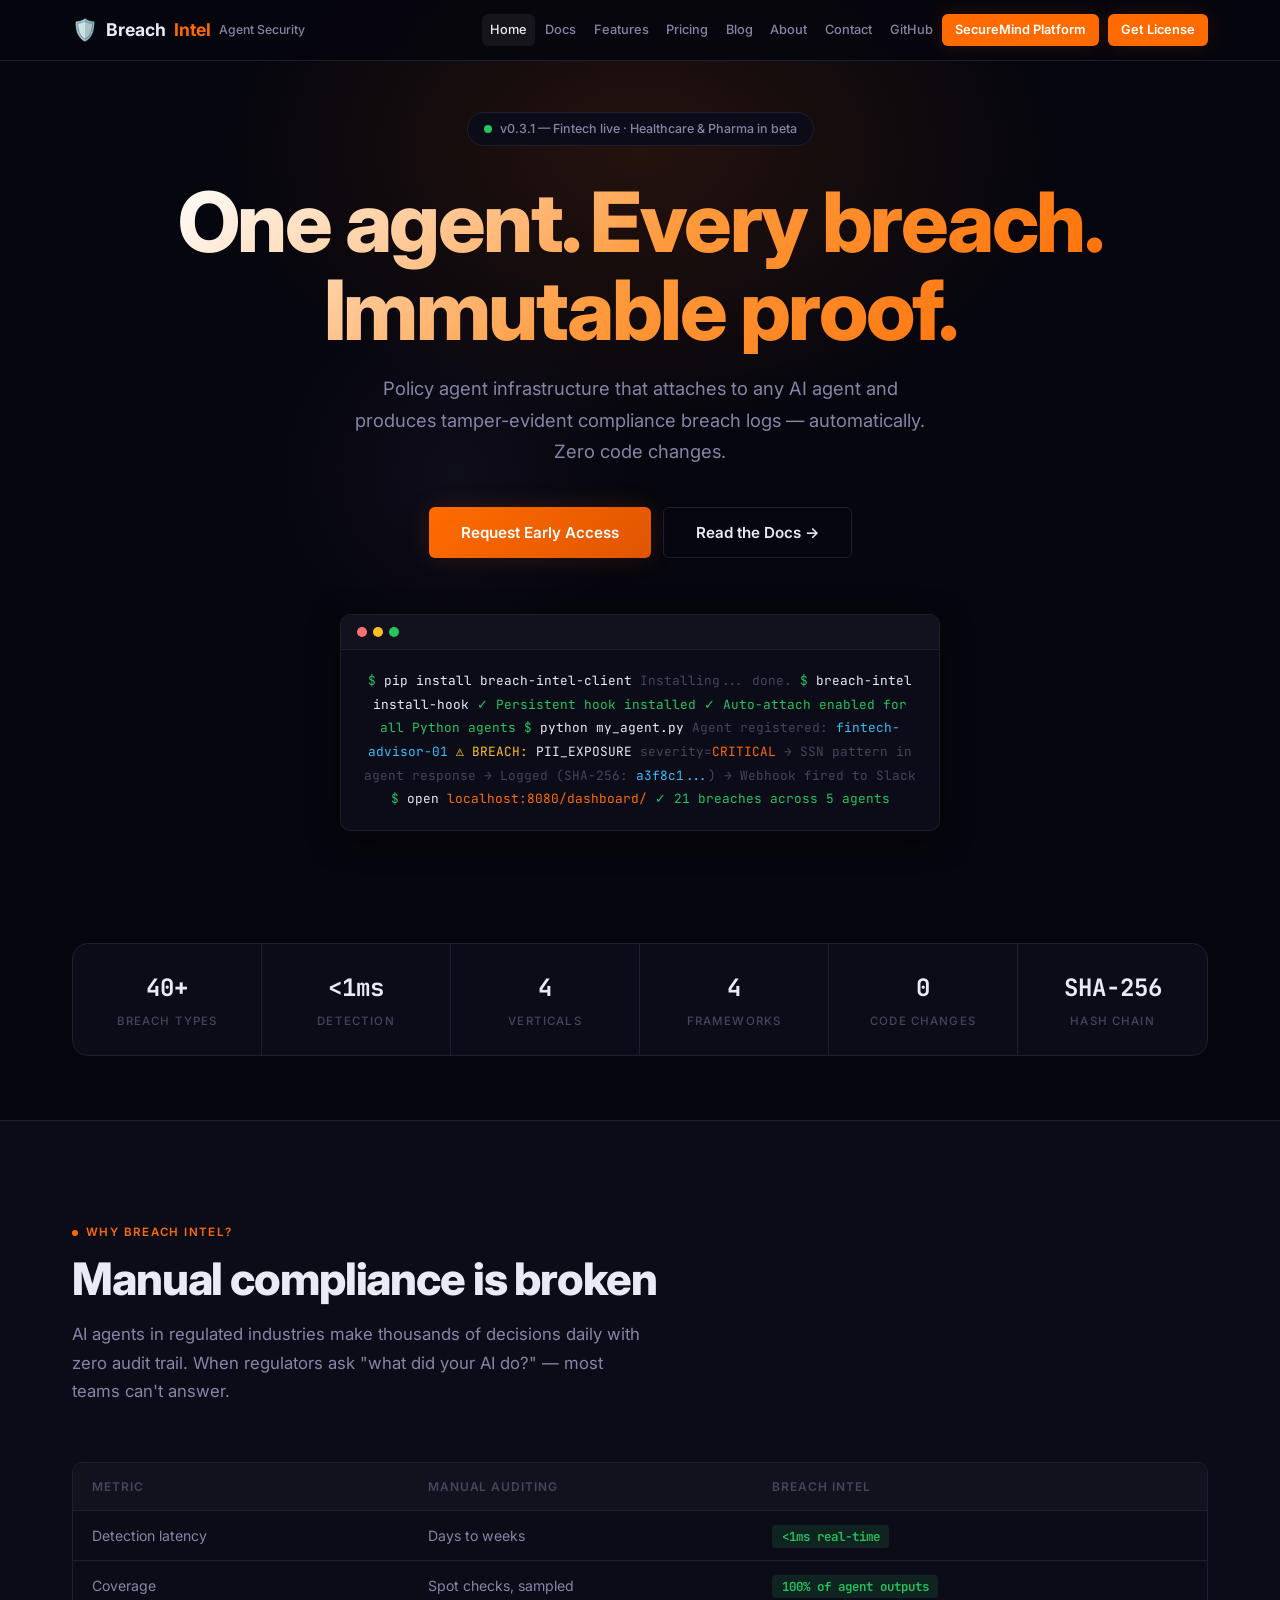
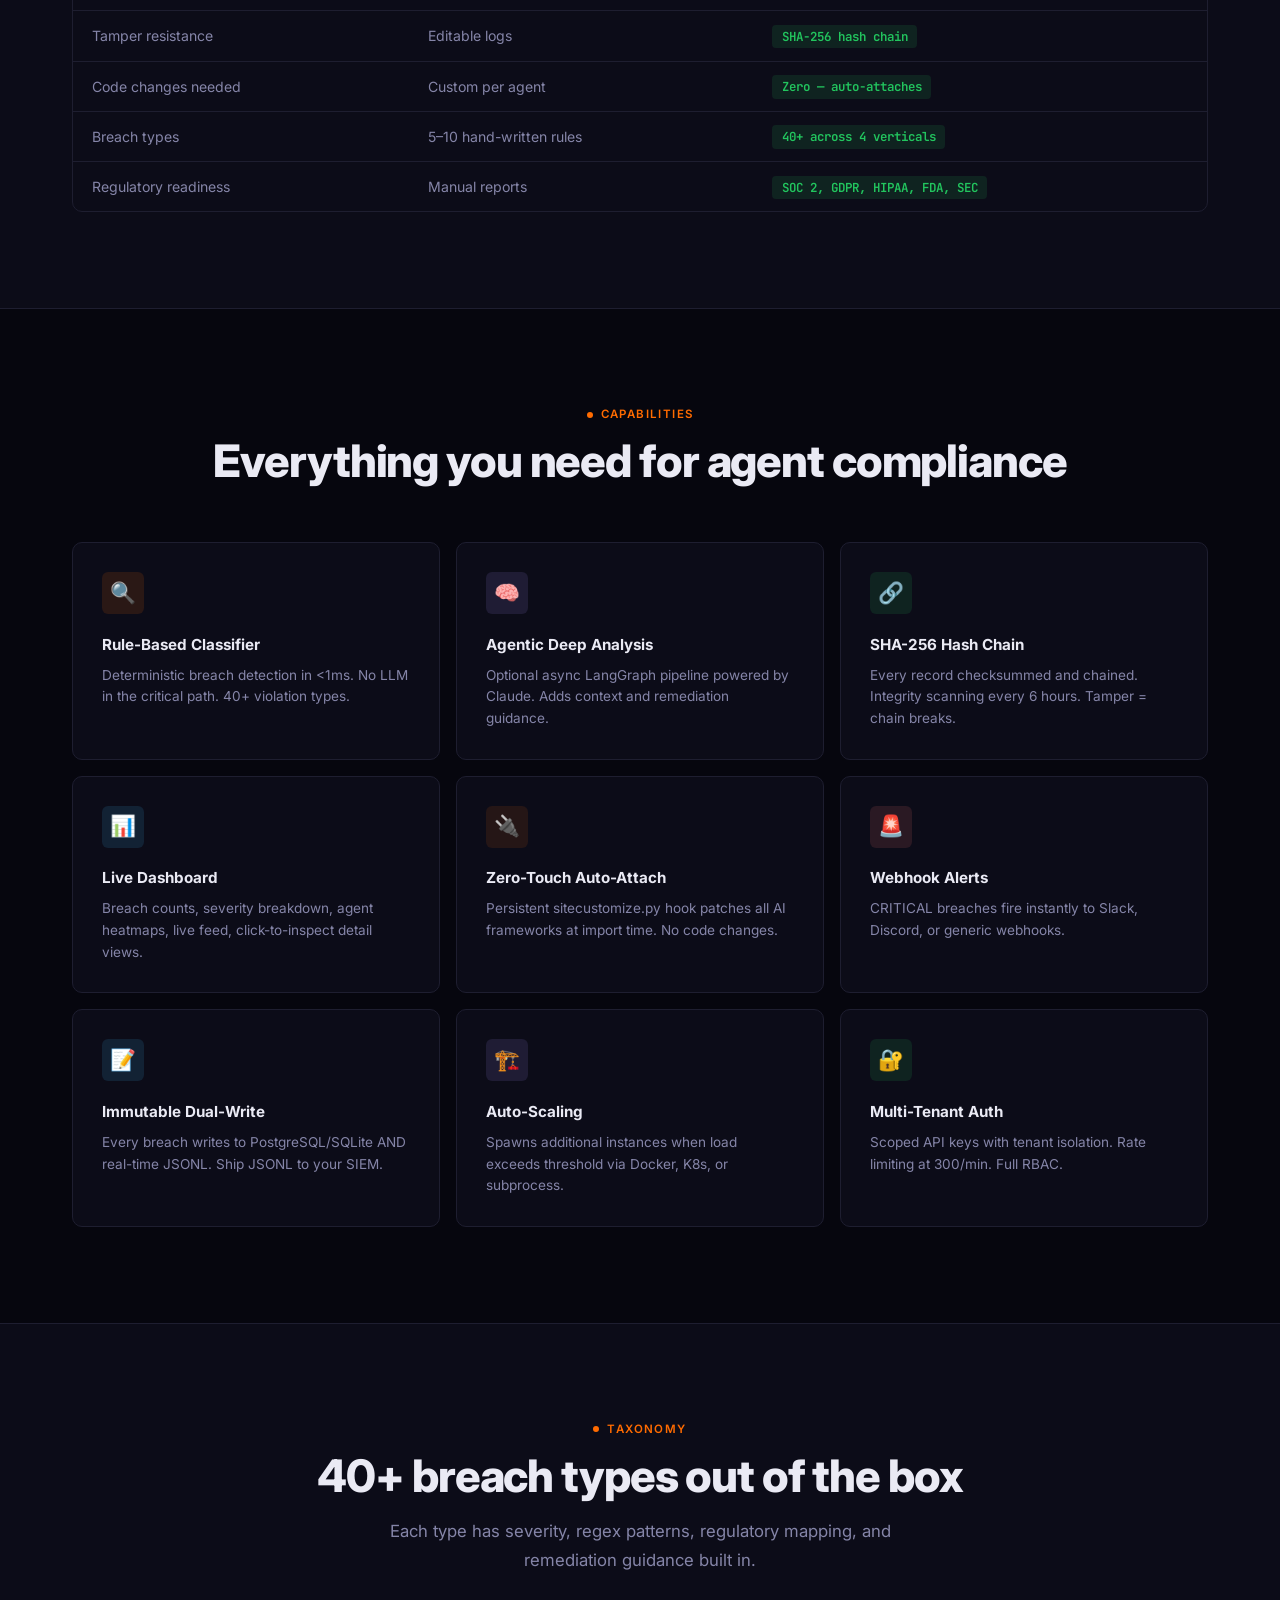
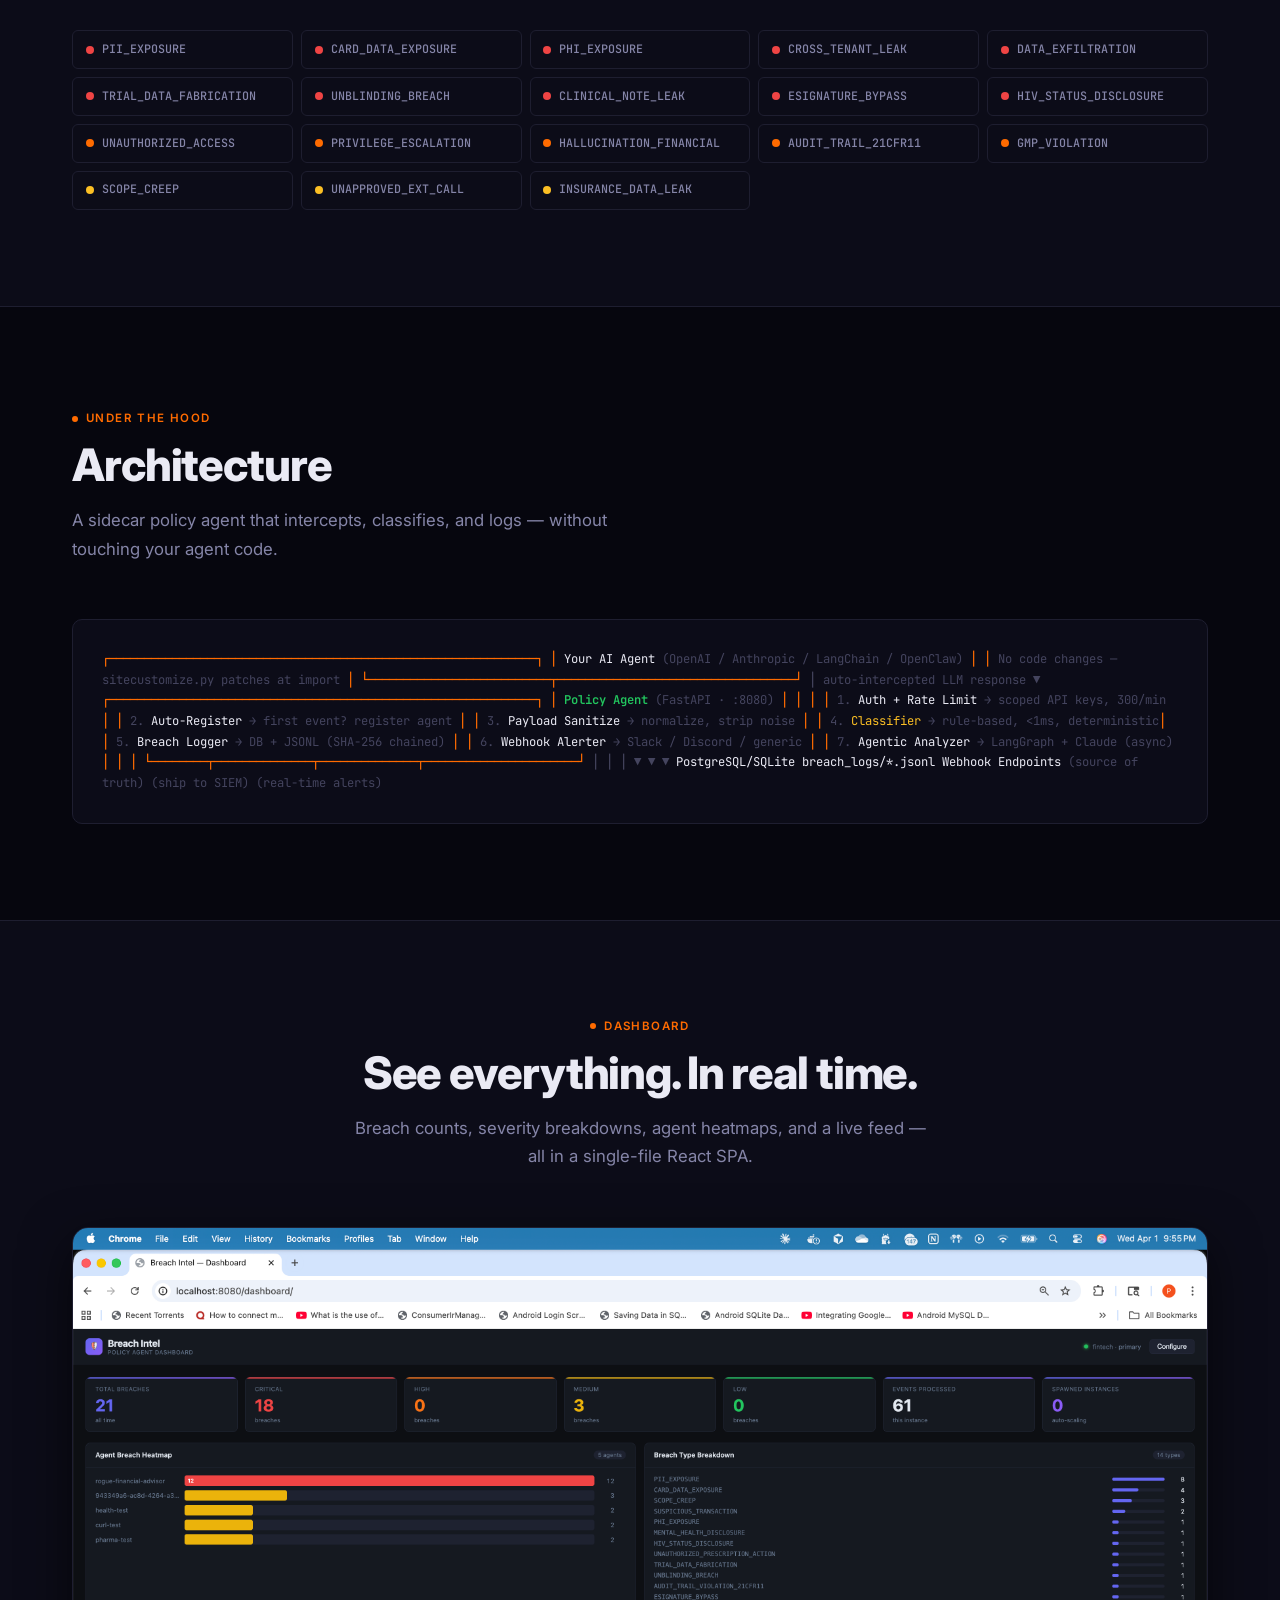
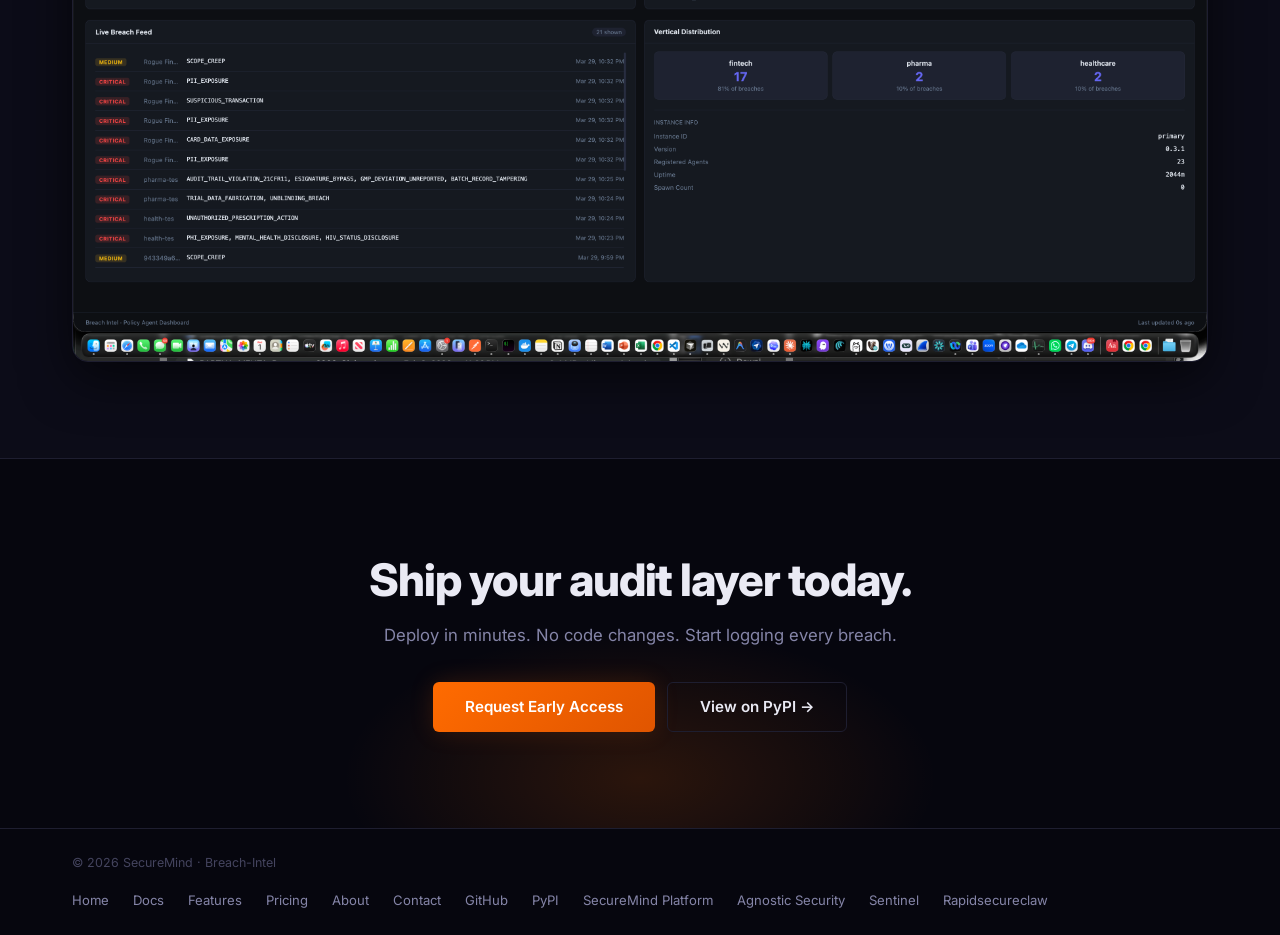
<file: index.html>
<!DOCTYPE html>
<html lang="en">
<head>
  <meta charset="UTF-8">
  <meta name="viewport" content="width=device-width, initial-scale=1.0">
  <title>Breach Intel — Agent Security | The Audit Layer for AI Agents</title>
  <meta name="description" content="Policy agent infrastructure that attaches to any AI agent and produces tamper-evident breach audit logs — automatically. Zero code changes.">
  <meta property="og:title" content="Breach Intel — The Audit Layer for AI Agents">
  <meta property="og:description" content="Attach to any AI agent. Log every compliance breach. Immutably. Zero code changes.">
  <meta property="og:type" content="website">
  <meta name="twitter:card" content="summary_large_image">
  <link rel="icon" href="data:image/svg+xml,<svg xmlns='http://www.w3.org/2000/svg' viewBox='0 0 100 100'><text y='.9em' font-size='90'>🛡️</text></svg>">
  <link rel="preconnect" href="https://fonts.googleapis.com">
  <link rel="preconnect" href="https://fonts.gstatic.com" crossorigin>
  <link href="https://fonts.googleapis.com/css2?family=Inter:wght@400;500;600;700;800&family=JetBrains+Mono:wght@400;500;600&display=swap" rel="stylesheet">
  <link rel="stylesheet" href="css/style.css">
  <style>
    /* Hero centered like SuperFastClaw */
    .hero {
      min-height: 100vh;
      display: flex;
      flex-direction: column;
      align-items: center;
      justify-content: center;
      text-align: center;
      padding: 7rem 2rem 5rem;
      position: relative;
      overflow: hidden;
    }
    .hero::before {
      content: '';
      position: absolute;
      top: -150px;
      left: 50%;
      transform: translateX(-50%);
      width: 900px;
      height: 600px;
      background: radial-gradient(ellipse, rgba(255, 107, 0, 0.12) 0%, transparent 65%);
      pointer-events: none;
    }
    .hero::after {
      content: '';
      position: absolute;
      top: 30%;
      left: 20%;
      width: 400px;
      height: 400px;
      background: radial-gradient(ellipse, rgba(167, 139, 250, 0.05) 0%, transparent 65%);
      pointer-events: none;
    }
    .hero h1 {
      font-size: clamp(2.8rem, 7vw, 5.2rem);
      font-weight: 800;
      line-height: 1.06;
      letter-spacing: -0.03em;
      margin-bottom: 1.2rem;
      position: relative;
      z-index: 1;
      background: linear-gradient(135deg, #fff 0%, var(--accent-light) 50%, var(--accent) 100%);
      -webkit-background-clip: text;
      -webkit-text-fill-color: transparent;
      background-clip: text;
    }
    .hero .sub {
      font-size: clamp(1rem, 2vw, 1.15rem);
      color: var(--text-secondary);
      max-width: 580px;
      margin: 0 auto 2.5rem;
      line-height: 1.7;
      position: relative;
      z-index: 1;
    }
    .hero-badge {
      display: inline-flex;
      align-items: center;
      gap: 0.5rem;
      padding: 0.35rem 1rem;
      border: 1px solid var(--border);
      border-radius: 100px;
      font-size: 0.78rem;
      font-weight: 500;
      color: var(--text-secondary);
      background: var(--bg-surface);
      margin-bottom: 2rem;
      position: relative;
      z-index: 1;
    }
    .pulse-dot {
      width: 8px;
      height: 8px;
      border-radius: 50%;
      background: var(--success);
      animation: pulse 2s ease-in-out infinite;
    }
    @keyframes pulse {
      0%, 100% { opacity: 1; }
      50% { opacity: 0.4; }
    }
    .hero-ctas {
      display: flex;
      gap: 0.75rem;
      justify-content: center;
      flex-wrap: wrap;
      margin-bottom: 3.5rem;
      position: relative;
      z-index: 1;
    }
    .hero .terminal {
      max-width: 600px;
      width: 100%;
      position: relative;
      z-index: 1;
    }

    /* Comparison badges */
    .badge-green {
      background: rgba(34,197,94,0.12);
      color: var(--success);
      padding: 0.2rem 0.6rem;
      border-radius: 4px;
      font-size: 0.78rem;
      font-weight: 600;
      font-family: var(--font-mono);
    }

    /* Breach type chips */
    .breach-grid {
      display: grid;
      grid-template-columns: repeat(auto-fill, minmax(200px, 1fr));
      gap: 0.5rem;
    }
    .breach-chip {
      display: flex;
      align-items: center;
      gap: 0.5rem;
      background: var(--bg-surface);
      border: 1px solid var(--border);
      border-radius: var(--radius-sm);
      padding: 0.55rem 0.8rem;
      transition: all 0.2s var(--ease);
    }
    .breach-chip:hover {
      border-color: var(--border-hover);
      transform: translateY(-1px);
    }
    .breach-chip .dot {
      width: 8px; height: 8px;
      border-radius: 50%;
      flex-shrink: 0;
    }
    .breach-chip .dot.critical { background: #ef4444; }
    .breach-chip .dot.high { background: var(--accent); }
    .breach-chip .dot.medium { background: var(--warning); }
    .breach-chip .name {
      font-size: 0.73rem;
      font-family: var(--font-mono);
      color: var(--text-secondary);
      font-weight: 500;
    }

    /* Architecture */
    .arch-diagram {
      background: var(--bg-surface);
      border: 1px solid var(--border);
      border-radius: var(--radius-md);
      padding: 1.8rem;
      overflow-x: auto;
      font-family: var(--font-mono);
      font-size: 0.76rem;
      line-height: 1.7;
      color: var(--text-secondary);
    }
    .arch-diagram .layer { color: var(--accent); font-weight: 600; }
    .arch-diagram .component { color: var(--text); }
    .arch-diagram .detail { color: var(--text-tertiary); }
    .arch-diagram .arrow { color: var(--text-tertiary); }
    .arch-diagram .highlight { color: var(--success); font-weight: 600; }
    .arch-diagram .warn-text { color: var(--warning); }

    /* CTA glow */
    .cta-section {
      text-align: center;
      padding: 6rem 2rem;
      position: relative;
      overflow: hidden;
    }
    .cta-section::before {
      content: '';
      position: absolute;
      bottom: -100px;
      left: 50%;
      transform: translateX(-50%);
      width: 600px;
      height: 300px;
      background: radial-gradient(ellipse, var(--accent-glow) 0%, transparent 70%);
      pointer-events: none;
    }

    /* Simple footer like SFC */
    .simple-footer {
      border-top: 1px solid var(--border);
      padding: 1.5rem 0;
    }
    .simple-footer-inner {
      max-width: 1200px;
      margin: 0 auto;
      padding: 0 2rem;
      display: flex;
      align-items: center;
      justify-content: space-between;
      flex-wrap: wrap;
      gap: 1rem;
    }
    .simple-footer-copy {
      font-size: 0.78rem;
      color: var(--text-tertiary);
    }
    .simple-footer-links {
      display: flex;
      gap: 1.5rem;
      flex-wrap: wrap;
    }
    .simple-footer-links a {
      font-size: 0.82rem;
      color: var(--text-secondary);
      text-decoration: none;
      transition: color 0.2s;
    }
    .simple-footer-links a:hover { color: var(--text); }

    @media (max-width: 768px) {
      .hero { min-height: auto; padding: 7rem 1.5rem 3rem; }
      .breach-grid { grid-template-columns: 1fr; }
    }
  </style>
</head>
<body>

  <!-- Nav -->
  <nav class="nav">
    <div class="nav-inner">
      <a href="index.html" class="nav-brand">
        <span class="icon">🛡️</span> Breach<span class="highlight">Intel</span> <span style="font-size:0.7em;color:var(--text-secondary);font-weight:500;">Agent Security</span>
      </a>
      <button class="nav-toggle" aria-label="Menu" aria-expanded="false">
        <svg viewBox="0 0 24 24" fill="none" stroke="currentColor" stroke-width="2"><path d="M4 6h16M4 12h16M4 18h16"/></svg>
      </button>
      <div class="nav-links">
        <a href="index.html" class="active">Home</a>
        <a href="docs.html">Docs</a>
        <a href="features.html">Features</a>
        <a href="pricing.html">Pricing</a>
        <a href="blog.html">Blog</a>
        <a href="about.html">About</a>
        <a href="contact.html">Contact</a>
        <a href="https://github.com/secure-mind-live/breach-intel-packages" target="_blank">GitHub</a>
        <a href="https://securemind.live" class="nav-cta" style="margin-right:0.5rem;">SecureMind Platform</a>
        <a href="pricing.html" class="nav-cta">Get License</a>
      </div>
    </div>
  </nav>

  <!-- Hero (centered, single column) -->
  <section class="hero">
    <div class="hero-badge">
      <span class="pulse-dot"></span>
      v0.3.1 — Fintech live · Healthcare &amp; Pharma in beta
    </div>
    <h1>One agent. Every breach.<br>Immutable proof.</h1>
    <p class="sub">Policy agent infrastructure that attaches to any AI agent and produces tamper-evident compliance breach logs — automatically. Zero code changes.</p>
    <div class="hero-ctas">
      <a href="contact.html" class="btn btn-primary btn-lg">Request Early Access</a>
      <a href="docs.html" class="btn btn-outline btn-lg">Read the Docs →</a>
    </div>
    <div class="terminal">
      <div class="terminal-bar">
        <span class="terminal-dot r"></span>
        <span class="terminal-dot y"></span>
        <span class="terminal-dot g"></span>
      </div>
      <div class="terminal-body">
<span class="prompt">$</span> <span class="cmd">pip install breach-intel-client</span>
<span class="output">Installing... done.</span>

<span class="prompt">$</span> <span class="cmd">breach-intel install-hook</span>
<span class="success">✓ Persistent hook installed</span>
<span class="success">✓ Auto-attach enabled for all Python agents</span>

<span class="prompt">$</span> <span class="cmd">python my_agent.py</span>
<span class="output">Agent registered: <span class="flag">fintech-advisor-01</span></span>
<span class="warn">⚠ BREACH:</span> <span class="cmd">PII_EXPOSURE</span> <span class="output">severity=</span><span class="accent-text">CRITICAL</span>
<span class="output">  → SSN pattern in agent response</span>
<span class="output">  → Logged (SHA-256: <span class="flag">a3f8c1...</span>)</span>
<span class="output">  → Webhook fired to Slack</span>

<span class="prompt">$</span> <span class="cmd">open</span> <span class="url">localhost:8080/dashboard/</span>
<span class="success">✓ 21 breaches across 5 agents</span>
      </div>
    </div>
  </section>

  <!-- Stats Bar -->
  <section style="padding:2rem 0 4rem;">
    <div class="container">
      <div class="stats-row fade-in">
        <div class="stat"><div class="stat-value">40+</div><div class="stat-label">Breach Types</div></div>
        <div class="stat"><div class="stat-value">&lt;1ms</div><div class="stat-label">Detection</div></div>
        <div class="stat"><div class="stat-value">4</div><div class="stat-label">Verticals</div></div>
        <div class="stat"><div class="stat-value">4</div><div class="stat-label">Frameworks</div></div>
        <div class="stat"><div class="stat-value">0</div><div class="stat-label">Code Changes</div></div>
        <div class="stat"><div class="stat-value">SHA-256</div><div class="stat-label">Hash Chain</div></div>
      </div>
    </div>
  </section>

  <!-- Comparison Table -->
  <section class="bg-warm">
    <div class="container">
      <div class="section-header fade-in">
        <div class="section-eyebrow"><span class="dot"></span> Why Breach Intel?</div>
        <h2 class="section-title">Manual compliance is broken</h2>
        <p class="section-sub">AI agents in regulated industries make thousands of decisions daily with zero audit trail. When regulators ask "what did your AI do?" — most teams can't answer.</p>
      </div>
      <div class="table-wrap fade-in">
        <table>
          <thead>
            <tr><th>Metric</th><th>Manual Auditing</th><th>Breach Intel</th></tr>
          </thead>
          <tbody>
            <tr><td>Detection latency</td><td>Days to weeks</td><td><span class="badge-green">&lt;1ms real-time</span></td></tr>
            <tr><td>Coverage</td><td>Spot checks, sampled</td><td><span class="badge-green">100% of agent outputs</span></td></tr>
            <tr><td>Tamper resistance</td><td>Editable logs</td><td><span class="badge-green">SHA-256 hash chain</span></td></tr>
            <tr><td>Code changes needed</td><td>Custom per agent</td><td><span class="badge-green">Zero — auto-attaches</span></td></tr>
            <tr><td>Breach types</td><td>5–10 hand-written rules</td><td><span class="badge-green">40+ across 4 verticals</span></td></tr>
            <tr><td>Regulatory readiness</td><td>Manual reports</td><td><span class="badge-green">SOC 2, GDPR, HIPAA, FDA, SEC</span></td></tr>
          </tbody>
        </table>
      </div>
    </div>
  </section>

  <!-- Features Grid -->
  <section>
    <div class="container">
      <div class="section-header center fade-in">
        <div class="section-eyebrow"><span class="dot"></span> Capabilities</div>
        <h2 class="section-title">Everything you need for agent compliance</h2>
      </div>
      <div class="grid-3 fade-in">
        <div class="card">
          <div class="card-icon orange">🔍</div>
          <h3>Rule-Based Classifier</h3>
          <p>Deterministic breach detection in &lt;1ms. No LLM in the critical path. 40+ violation types.</p>
        </div>
        <div class="card">
          <div class="card-icon purple">🧠</div>
          <h3>Agentic Deep Analysis</h3>
          <p>Optional async LangGraph pipeline powered by Claude. Adds context and remediation guidance.</p>
        </div>
        <div class="card">
          <div class="card-icon green">🔗</div>
          <h3>SHA-256 Hash Chain</h3>
          <p>Every record checksummed and chained. Integrity scanning every 6 hours. Tamper = chain breaks.</p>
        </div>
        <div class="card">
          <div class="card-icon blue">📊</div>
          <h3>Live Dashboard</h3>
          <p>Breach counts, severity breakdown, agent heatmaps, live feed, click-to-inspect detail views.</p>
        </div>
        <div class="card">
          <div class="card-icon">🔌</div>
          <h3>Zero-Touch Auto-Attach</h3>
          <p>Persistent sitecustomize.py hook patches all AI frameworks at import time. No code changes.</p>
        </div>
        <div class="card">
          <div class="card-icon red">🚨</div>
          <h3>Webhook Alerts</h3>
          <p>CRITICAL breaches fire instantly to Slack, Discord, or generic webhooks.</p>
        </div>
        <div class="card">
          <div class="card-icon blue">📝</div>
          <h3>Immutable Dual-Write</h3>
          <p>Every breach writes to PostgreSQL/SQLite AND real-time JSONL. Ship JSONL to your SIEM.</p>
        </div>
        <div class="card">
          <div class="card-icon purple">🏗️</div>
          <h3>Auto-Scaling</h3>
          <p>Spawns additional instances when load exceeds threshold via Docker, K8s, or subprocess.</p>
        </div>
        <div class="card">
          <div class="card-icon green">🔐</div>
          <h3>Multi-Tenant Auth</h3>
          <p>Scoped API keys with tenant isolation. Rate limiting at 300/min. Full RBAC.</p>
        </div>
      </div>
    </div>
  </section>

  <!-- Breach Types Showcase -->
  <section class="bg-warm">
    <div class="container">
      <div class="section-header center fade-in">
        <div class="section-eyebrow"><span class="dot"></span> Taxonomy</div>
        <h2 class="section-title">40+ breach types out of the box</h2>
        <p class="section-sub">Each type has severity, regex patterns, regulatory mapping, and remediation guidance built in.</p>
      </div>
      <div class="breach-grid fade-in">
        <div class="breach-chip"><span class="dot critical"></span><span class="name">PII_EXPOSURE</span></div>
        <div class="breach-chip"><span class="dot critical"></span><span class="name">CARD_DATA_EXPOSURE</span></div>
        <div class="breach-chip"><span class="dot critical"></span><span class="name">PHI_EXPOSURE</span></div>
        <div class="breach-chip"><span class="dot critical"></span><span class="name">CROSS_TENANT_LEAK</span></div>
        <div class="breach-chip"><span class="dot critical"></span><span class="name">DATA_EXFILTRATION</span></div>
        <div class="breach-chip"><span class="dot critical"></span><span class="name">TRIAL_DATA_FABRICATION</span></div>
        <div class="breach-chip"><span class="dot critical"></span><span class="name">UNBLINDING_BREACH</span></div>
        <div class="breach-chip"><span class="dot critical"></span><span class="name">CLINICAL_NOTE_LEAK</span></div>
        <div class="breach-chip"><span class="dot critical"></span><span class="name">ESIGNATURE_BYPASS</span></div>
        <div class="breach-chip"><span class="dot critical"></span><span class="name">HIV_STATUS_DISCLOSURE</span></div>
        <div class="breach-chip"><span class="dot high"></span><span class="name">UNAUTHORIZED_ACCESS</span></div>
        <div class="breach-chip"><span class="dot high"></span><span class="name">PRIVILEGE_ESCALATION</span></div>
        <div class="breach-chip"><span class="dot high"></span><span class="name">HALLUCINATION_FINANCIAL</span></div>
        <div class="breach-chip"><span class="dot high"></span><span class="name">AUDIT_TRAIL_21CFR11</span></div>
        <div class="breach-chip"><span class="dot high"></span><span class="name">GMP_VIOLATION</span></div>
        <div class="breach-chip"><span class="dot medium"></span><span class="name">SCOPE_CREEP</span></div>
        <div class="breach-chip"><span class="dot medium"></span><span class="name">UNAPPROVED_EXT_CALL</span></div>
        <div class="breach-chip"><span class="dot medium"></span><span class="name">INSURANCE_DATA_LEAK</span></div>
      </div>
    </div>
  </section>

  <!-- Architecture -->
  <section>
    <div class="container">
      <div class="section-header fade-in">
        <div class="section-eyebrow"><span class="dot"></span> Under the Hood</div>
        <h2 class="section-title">Architecture</h2>
        <p class="section-sub">A sidecar policy agent that intercepts, classifies, and logs — without touching your agent code.</p>
      </div>
      <div class="arch-diagram fade-in">
<span class="layer">┌─────────────────────────────────────────────────────────────┐</span>
<span class="layer">│</span>  <span class="component">Your AI Agent</span> <span class="detail">(OpenAI / Anthropic / LangChain / OpenClaw)</span>   <span class="layer">│</span>
<span class="layer">│</span>  <span class="detail">No code changes — sitecustomize.py patches at import</span>       <span class="layer">│</span>
<span class="layer">└──────────────────────────┬──────────────────────────────────┘</span>
                           <span class="arrow">│</span>  <span class="detail">auto-intercepted LLM response</span>
                           <span class="arrow">▼</span>
<span class="layer">┌─────────────────────────────────────────────────────────────┐</span>
<span class="layer">│</span>  <span class="highlight">Policy Agent</span> <span class="detail">(FastAPI · :8080)</span>                              <span class="layer">│</span>
<span class="layer">│</span>                                                             <span class="layer">│</span>
<span class="layer">│</span>  <span class="arrow">1.</span> <span class="component">Auth + Rate Limit</span>   <span class="detail">→ scoped API keys, 300/min</span>       <span class="layer">│</span>
<span class="layer">│</span>  <span class="arrow">2.</span> <span class="component">Auto-Register</span>       <span class="detail">→ first event? register agent</span>    <span class="layer">│</span>
<span class="layer">│</span>  <span class="arrow">3.</span> <span class="component">Payload Sanitize</span>    <span class="detail">→ normalize, strip noise</span>        <span class="layer">│</span>
<span class="layer">│</span>  <span class="arrow">4.</span> <span class="warn-text">Classifier</span>          <span class="detail">→ rule-based, &lt;1ms, deterministic</span><span class="layer">│</span>
<span class="layer">│</span>  <span class="arrow">5.</span> <span class="component">Breach Logger</span>       <span class="detail">→ DB + JSONL (SHA-256 chained)</span>   <span class="layer">│</span>
<span class="layer">│</span>  <span class="arrow">6.</span> <span class="component">Webhook Alerter</span>     <span class="detail">→ Slack / Discord / generic</span>     <span class="layer">│</span>
<span class="layer">│</span>  <span class="arrow">7.</span> <span class="component">Agentic Analyzer</span>    <span class="detail">→ LangGraph + Claude (async)</span>    <span class="layer">│</span>
<span class="layer">│</span>                                                             <span class="layer">│</span>
<span class="layer">└────────┬──────────────┬──────────────┬──────────────────────┘</span>
         <span class="arrow">│</span>              <span class="arrow">│</span>              <span class="arrow">│</span>
         <span class="arrow">▼</span>              <span class="arrow">▼</span>              <span class="arrow">▼</span>
  <span class="component">PostgreSQL/SQLite</span>  <span class="component">breach_logs/*.jsonl</span>  <span class="component">Webhook Endpoints</span>
  <span class="detail">(source of truth)</span>  <span class="detail">(ship to SIEM)</span>       <span class="detail">(real-time alerts)</span>
      </div>
    </div>
  </section>

  <!-- Dashboard Preview -->
  <section class="bg-warm">
    <div class="container">
      <div class="section-header center fade-in">
        <div class="section-eyebrow"><span class="dot"></span> Dashboard</div>
        <h2 class="section-title">See everything. In real time.</h2>
        <p class="section-sub">Breach counts, severity breakdowns, agent heatmaps, and a live feed — all in a single-file React SPA.</p>
      </div>
      <div class="fade-in" style="border:1px solid var(--border);border-radius:var(--radius-lg);overflow:hidden;box-shadow:var(--shadow-xl);">
        <img src="dashboard-screenshot.png" alt="Breach Intel Dashboard" style="width:100%;display:block;">
      </div>
    </div>
  </section>

  <!-- CTA -->
  <section class="cta-section">
    <div class="container-narrow fade-in">
      <h2 class="section-title" style="position:relative;z-index:1;">Ship your audit layer today.</h2>
      <p class="section-sub" style="margin:1rem auto 2rem;position:relative;z-index:1;">Deploy in minutes. No code changes. Start logging every breach.</p>
      <div style="display:flex;gap:0.75rem;justify-content:center;flex-wrap:wrap;position:relative;z-index:1;">
        <a href="contact.html" class="btn btn-primary btn-lg">Request Early Access</a>
        <a href="https://pypi.org/project/breach-intel-client/" target="_blank" class="btn btn-outline btn-lg">View on PyPI →</a>
      </div>
    </div>
  </section>

  <!-- Simple Footer -->
  <footer class="simple-footer">
    <div class="simple-footer-inner">
      <span class="simple-footer-copy">&copy; 2026 SecureMind &middot; Breach-Intel</span>
      <div class="simple-footer-links">
        <a href="index.html">Home</a>
        <a href="docs.html">Docs</a>
        <a href="features.html">Features</a>
        <a href="pricing.html">Pricing</a>
        <a href="about.html">About</a>
        <a href="contact.html">Contact</a>
        <a href="https://github.com/secure-mind-live/breach-intel-packages" target="_blank">GitHub</a>
        <a href="https://pypi.org/project/breach-intel-client/" target="_blank">PyPI</a>
        <a href="https://securemind.live">SecureMind Platform</a>
        <a href="https://secure-mind-live.github.io/agnostic-security-site/">Agnostic Security</a>
        <a href="https://secure-mind-live.github.io/sentinel-site/">Sentinel</a>
        <a href="https://secure-mind-live.github.io/rapidsecureclaw/">Rapidsecureclaw</a>
      </div>
    </div>
  </footer>

  <script src="js/main.js"></script>
</body>
</html>
</file>
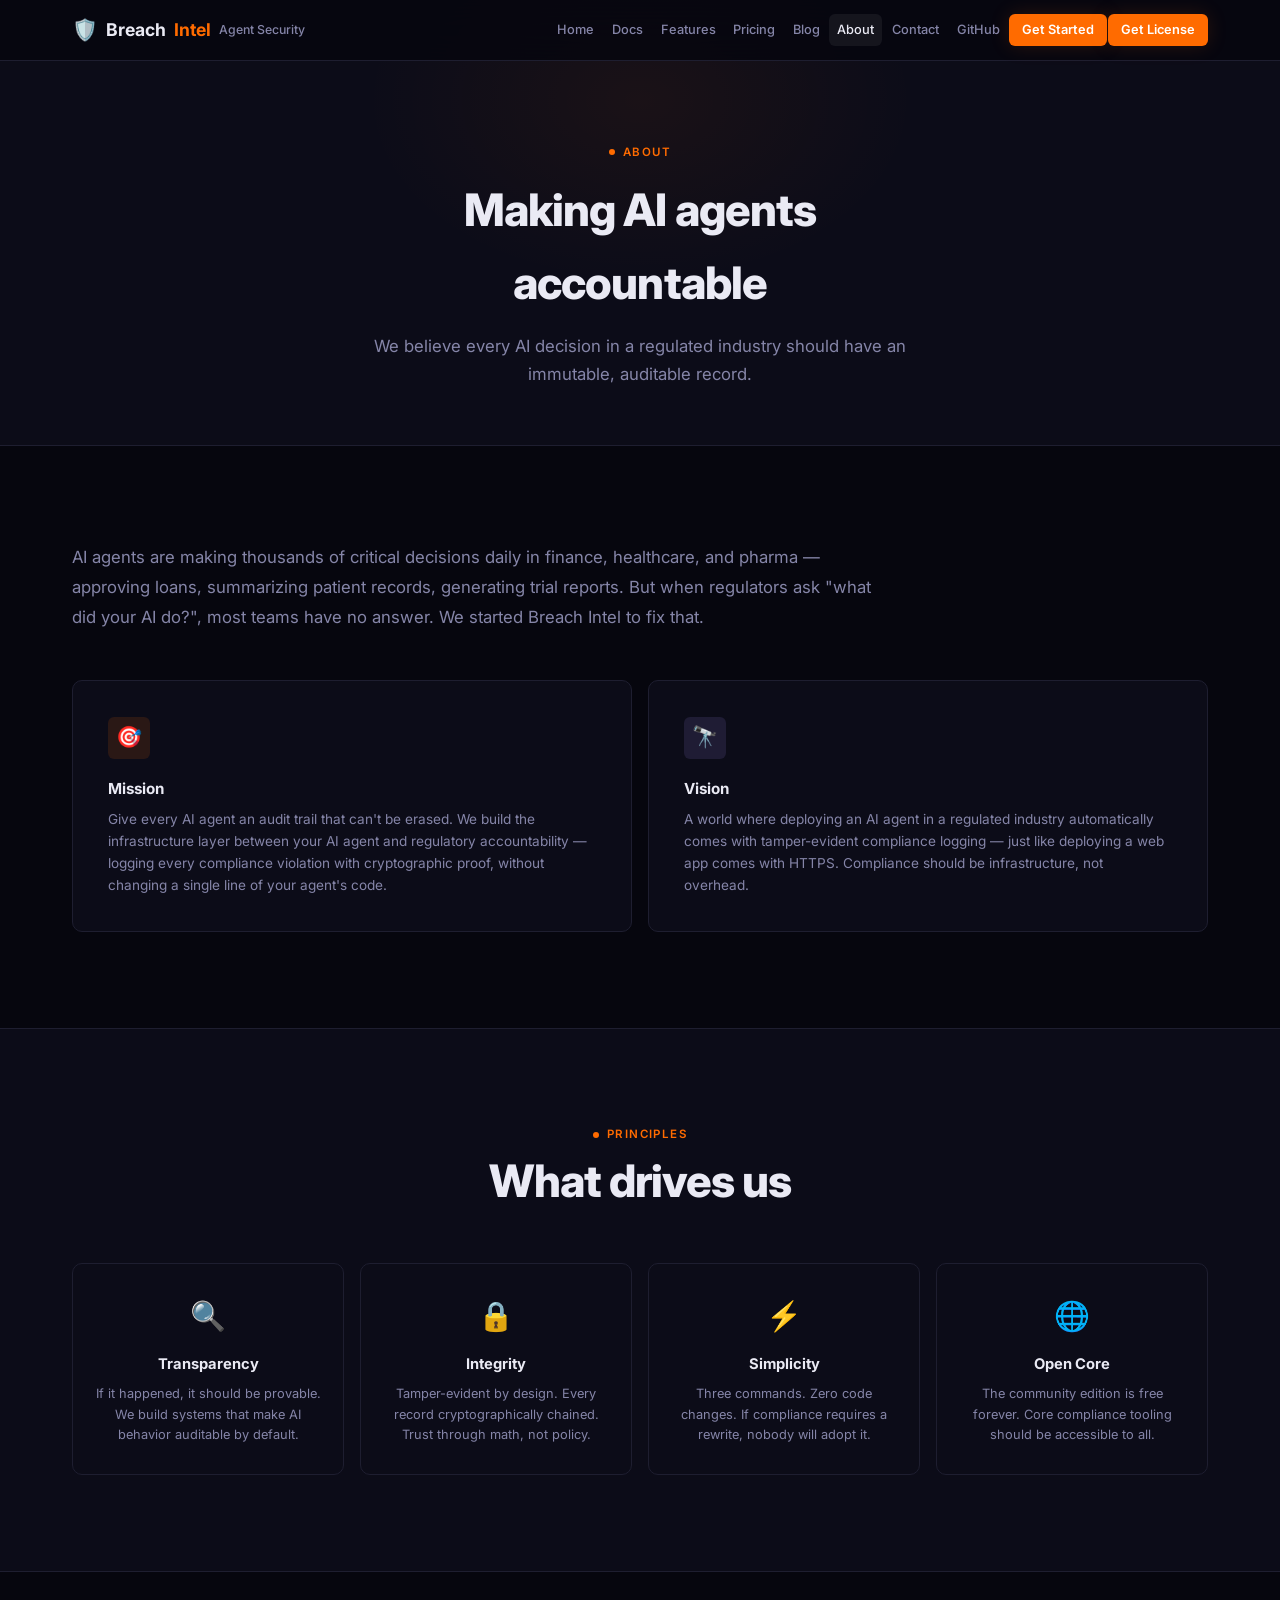
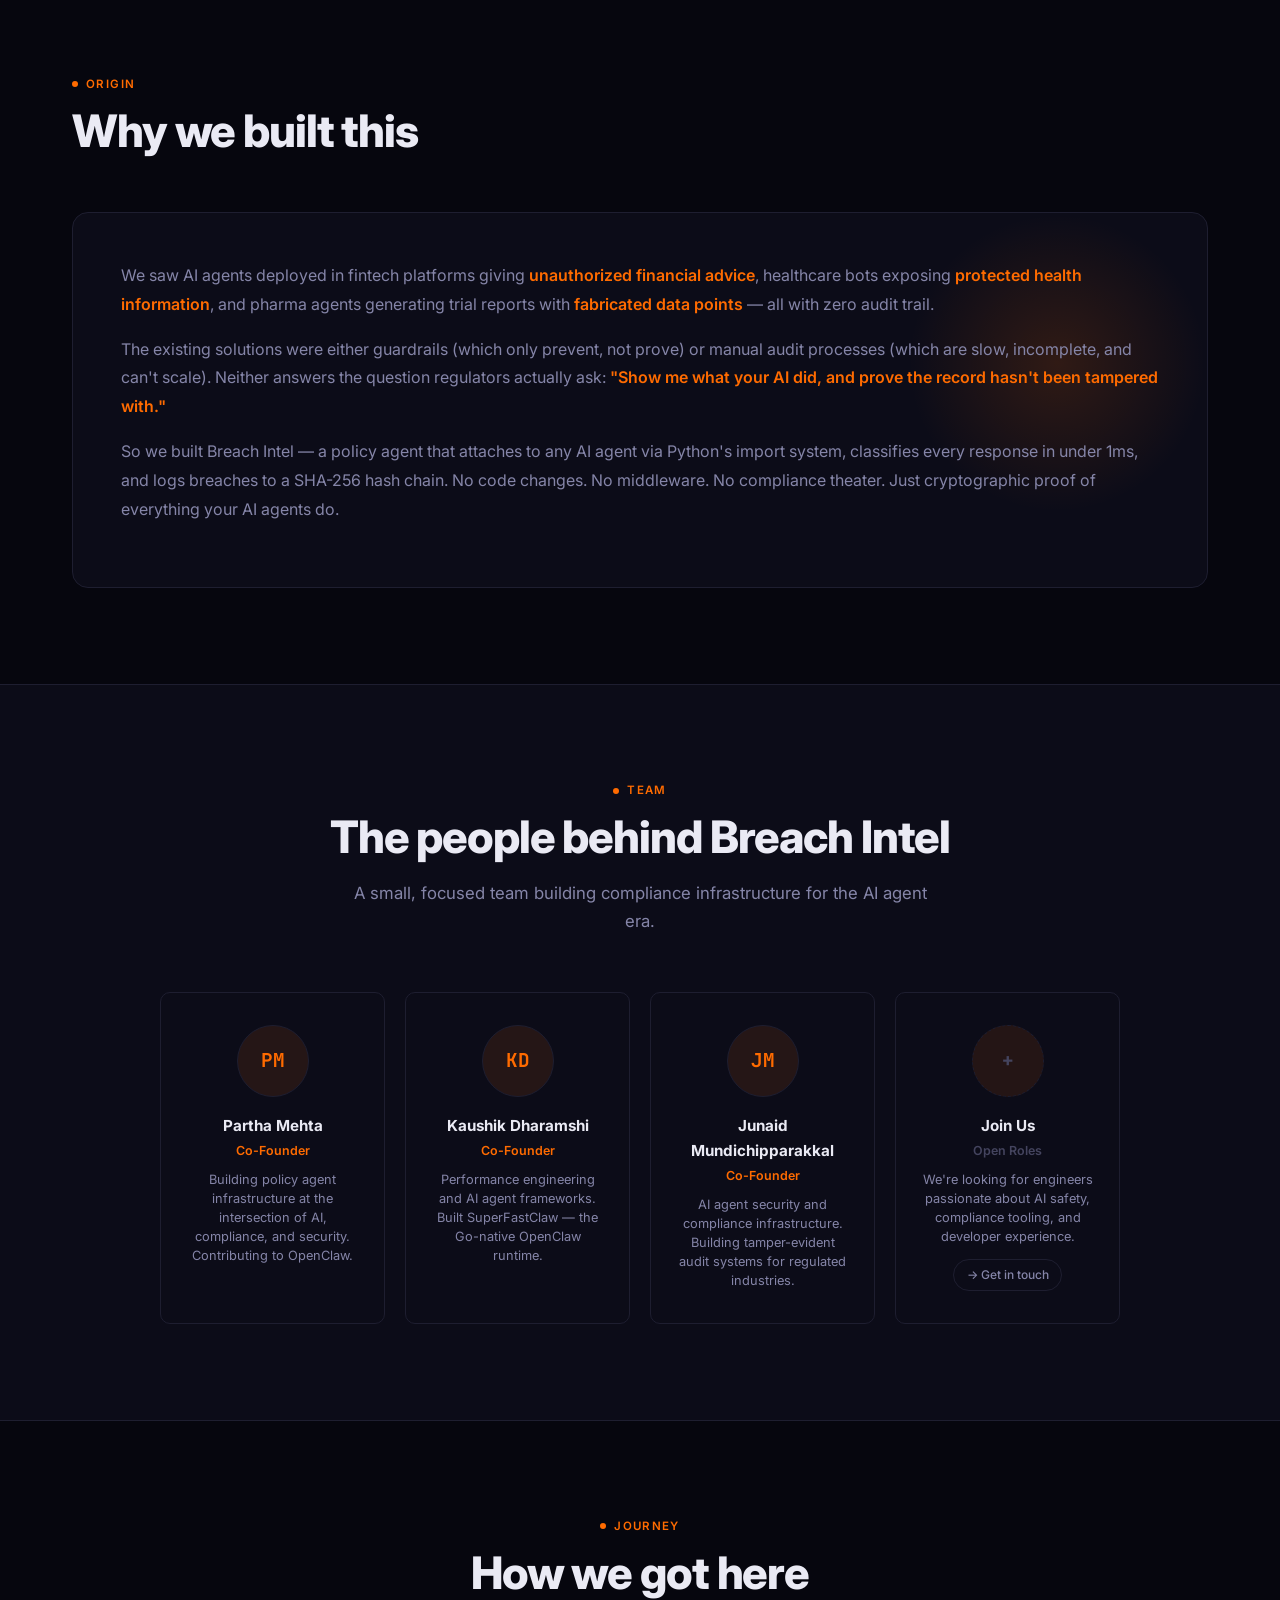
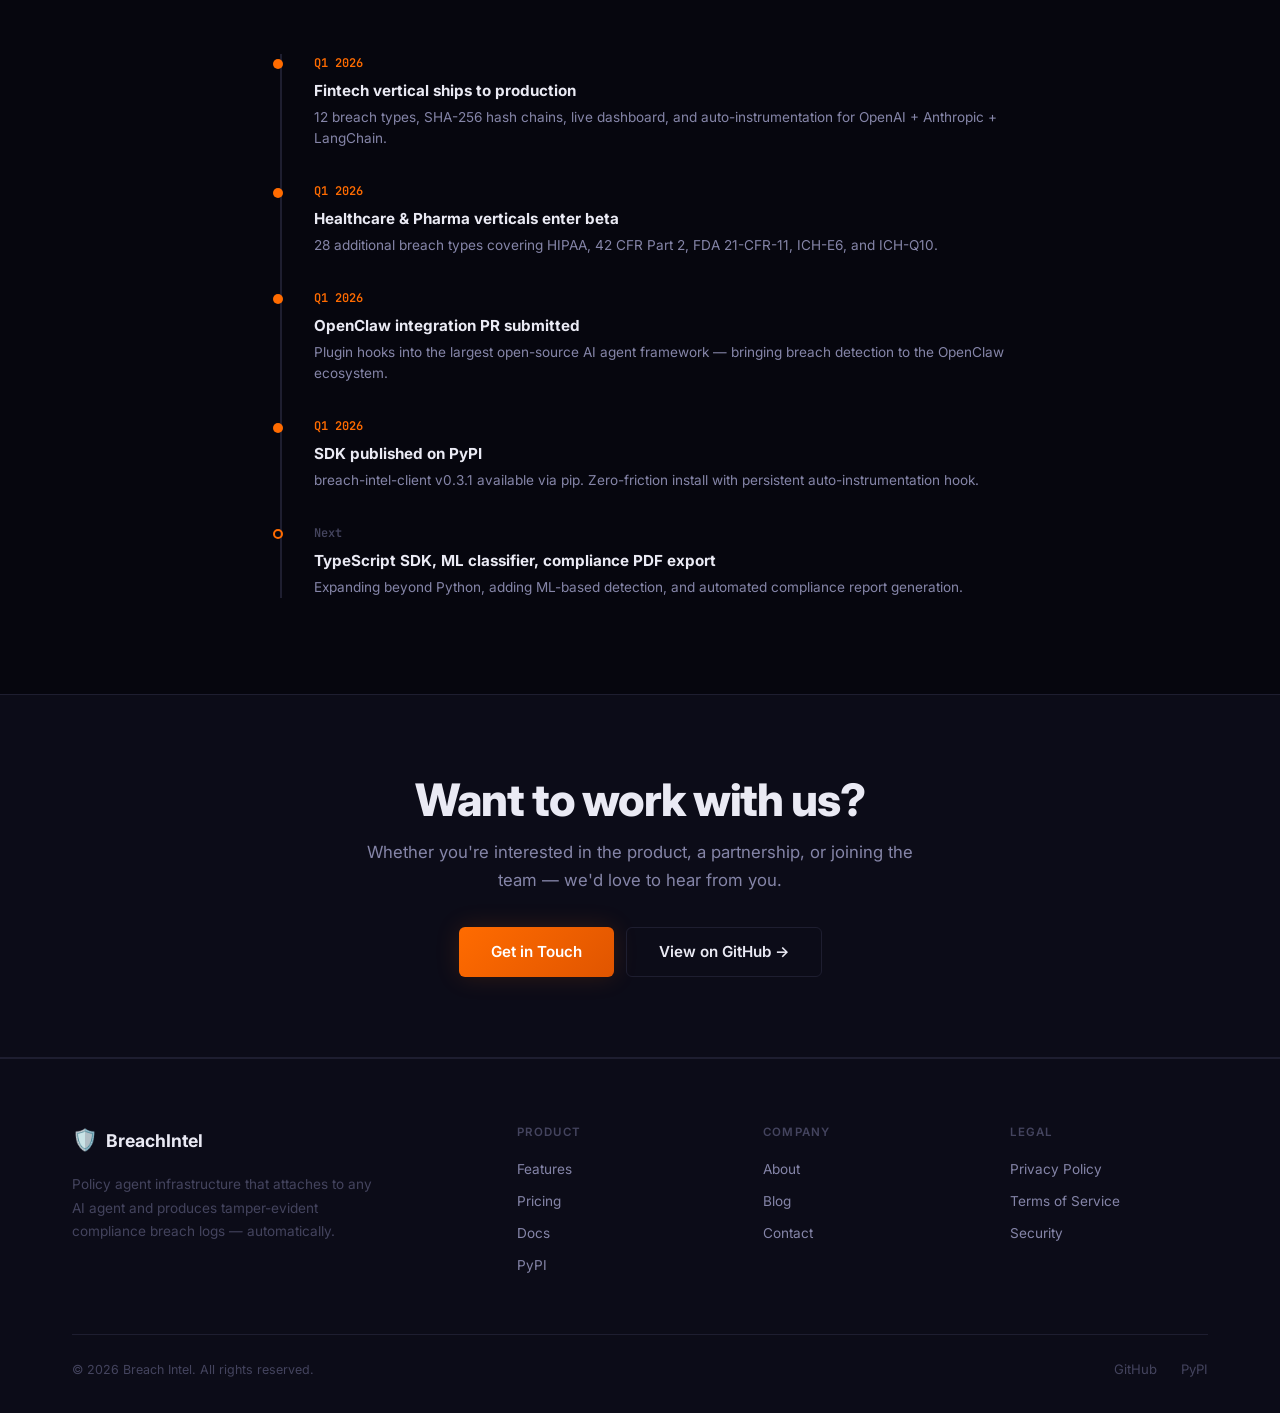
<file: about.html>
<!DOCTYPE html>
<html lang="en">
<head>
  <meta charset="UTF-8">
  <meta name="viewport" content="width=device-width, initial-scale=1.0">
  <title>About — Breach Intel | Agent Security</title>
  <meta name="description" content="Meet the team behind Breach Intel — building the audit layer for AI agents in regulated industries.">
  <link rel="icon" href="data:image/svg+xml,<svg xmlns='http://www.w3.org/2000/svg' viewBox='0 0 100 100'><text y='.9em' font-size='90'>🛡️</text></svg>">
  <link rel="preconnect" href="https://fonts.googleapis.com">
  <link rel="preconnect" href="https://fonts.gstatic.com" crossorigin>
  <link href="https://fonts.googleapis.com/css2?family=Inter:wght@400;500;600;700;800&family=JetBrains+Mono:wght@400;500;600&display=swap" rel="stylesheet">
  <link rel="stylesheet" href="css/style.css">
  <style>
    .story-block {
      background: var(--bg-surface);
      border: 1px solid var(--border);
      border-radius: var(--radius-lg);
      padding: 3rem;
      position: relative;
      overflow: hidden;
    }
    .story-block::after {
      content: '';
      position: absolute;
      top: 0; right: 0;
      width: 300px; height: 300px;
      background: radial-gradient(ellipse, var(--accent-glow) 0%, transparent 70%);
      pointer-events: none;
    }
    .story-block p {
      font-size: 1rem;
      color: var(--text-secondary);
      line-height: 1.8;
      margin-bottom: 1rem;
      position: relative;
      z-index: 1;
    }
    .story-block .hl { color: var(--accent); font-weight: 600; }
    .team-social {
      display: inline-flex;
      align-items: center;
      gap: 0.4rem;
      padding: 0.3rem 0.8rem;
      border-radius: var(--radius-full);
      font-size: 0.75rem;
      font-weight: 500;
      color: var(--text-secondary);
      border: 1px solid var(--border);
      margin-top: 0.8rem;
      transition: all 0.2s;
      text-decoration: none;
    }
    .team-social:hover {
      border-color: var(--border-hover);
      color: var(--text);
      background: rgba(255,255,255,0.03);
    }
    .timeline {
      border-left: 2px solid var(--border);
      padding-left: 2rem;
      margin-left: 0.5rem;
    }
    .timeline-item {
      margin-bottom: 2rem;
      position: relative;
    }
    .timeline-item:last-child { margin-bottom: 0; }
    .timeline-dot {
      position: absolute;
      left: -2.55rem;
      top: 0.35rem;
      width: 10px;
      height: 10px;
      border-radius: 50%;
      background: var(--accent);
    }
    .timeline-dot.upcoming {
      background: transparent;
      border: 2px solid var(--accent);
    }
    .timeline-date {
      font-size: 0.75rem;
      color: var(--accent);
      font-weight: 600;
      margin-bottom: 0.25rem;
      font-family: var(--font-mono);
    }
    .timeline-date.muted { color: var(--text-tertiary); }
    .timeline-item h3 {
      font-size: 0.95rem;
      font-weight: 700;
      margin-bottom: 0.25rem;
    }
    .timeline-item p {
      font-size: 0.85rem;
      color: var(--text-secondary);
      line-height: 1.6;
    }
  </style>
</head>
<body>

  <nav class="nav">
    <div class="nav-inner">
      <a href="index.html" class="nav-brand"><span class="icon">🛡️</span> Breach<span class="highlight">Intel</span> <span style="font-size:0.7em;color:var(--text-secondary);font-weight:500;">Agent Security</span></a>
      <button class="nav-toggle" aria-label="Menu" aria-expanded="false">
        <svg viewBox="0 0 24 24" fill="none" stroke="currentColor" stroke-width="2"><path d="M4 6h16M4 12h16M4 18h16"/></svg>
      </button>
      <div class="nav-links">
        <a href="index.html">Home</a>
        <a href="docs.html">Docs</a>
        <a href="features.html">Features</a>
        <a href="pricing.html">Pricing</a>
        <a href="blog.html">Blog</a>
        <a href="about.html">About</a>
        <a href="contact.html">Contact</a>
        <a href="https://github.com/secure-mind-live/breach-intel-packages" target="_blank">GitHub</a>
        <a href="contact.html" class="nav-cta">Get Started</a>
        <a href="pricing.html" class="nav-cta">Get License</a>
      </div>
    </div>
  </nav>

  <div class="page-header">
    <div class="container">
      <div class="section-eyebrow"><span class="dot"></span> About</div>
      <h1>Making AI agents<br>accountable</h1>
      <p>We believe every AI decision in a regulated industry should have an immutable, auditable record.</p>
    </div>
  </div>

  <!-- Our Story -->
  <section>
    <div class="container">
      <p class="fade-in" style="font-size:1.05rem;color:var(--text-secondary);line-height:1.8;max-width:800px;margin-bottom:3rem;">
        AI agents are making thousands of critical decisions daily in finance, healthcare, and pharma — approving loans, summarizing patient records, generating trial reports. But when regulators ask "what did your AI do?", most teams have no answer. We started Breach Intel to fix that.
      </p>
      <div class="grid-2 fade-in">
        <div class="card" style="padding:2.2rem;">
          <div class="card-icon orange">🎯</div>
          <h3>Mission</h3>
          <p>Give every AI agent an audit trail that can't be erased. We build the infrastructure layer between your AI agent and regulatory accountability — logging every compliance violation with cryptographic proof, without changing a single line of your agent's code.</p>
        </div>
        <div class="card" style="padding:2.2rem;">
          <div class="card-icon purple">🔭</div>
          <h3>Vision</h3>
          <p>A world where deploying an AI agent in a regulated industry automatically comes with tamper-evident compliance logging — just like deploying a web app comes with HTTPS. Compliance should be infrastructure, not overhead.</p>
        </div>
      </div>
    </div>
  </section>

  <!-- What Drives Us -->
  <section class="bg-warm">
    <div class="container">
      <div class="section-header center fade-in">
        <div class="section-eyebrow"><span class="dot"></span> Principles</div>
        <h2 class="section-title">What drives us</h2>
      </div>
      <div class="grid-4 fade-in">
        <div class="card" style="text-align:center;padding:1.8rem 1.4rem;">
          <div style="font-size:1.8rem;margin-bottom:0.75rem;">🔍</div>
          <h3 style="font-size:0.92rem;">Transparency</h3>
          <p style="font-size:0.8rem;margin-top:0.4rem;">If it happened, it should be provable. We build systems that make AI behavior auditable by default.</p>
        </div>
        <div class="card" style="text-align:center;padding:1.8rem 1.4rem;">
          <div style="font-size:1.8rem;margin-bottom:0.75rem;">🔒</div>
          <h3 style="font-size:0.92rem;">Integrity</h3>
          <p style="font-size:0.8rem;margin-top:0.4rem;">Tamper-evident by design. Every record cryptographically chained. Trust through math, not policy.</p>
        </div>
        <div class="card" style="text-align:center;padding:1.8rem 1.4rem;">
          <div style="font-size:1.8rem;margin-bottom:0.75rem;">⚡</div>
          <h3 style="font-size:0.92rem;">Simplicity</h3>
          <p style="font-size:0.8rem;margin-top:0.4rem;">Three commands. Zero code changes. If compliance requires a rewrite, nobody will adopt it.</p>
        </div>
        <div class="card" style="text-align:center;padding:1.8rem 1.4rem;">
          <div style="font-size:1.8rem;margin-bottom:0.75rem;">🌐</div>
          <h3 style="font-size:0.92rem;">Open Core</h3>
          <p style="font-size:0.8rem;margin-top:0.4rem;">The community edition is free forever. Core compliance tooling should be accessible to all.</p>
        </div>
      </div>
    </div>
  </section>

  <!-- Why We Built This -->
  <section>
    <div class="container">
      <div class="section-header fade-in">
        <div class="section-eyebrow"><span class="dot"></span> Origin</div>
        <h2 class="section-title">Why we built this</h2>
      </div>
      <div class="story-block fade-in">
        <p>We saw AI agents deployed in fintech platforms giving <span class="hl">unauthorized financial advice</span>, healthcare bots exposing <span class="hl">protected health information</span>, and pharma agents generating trial reports with <span class="hl">fabricated data points</span> — all with zero audit trail.</p>
        <p>The existing solutions were either guardrails (which only prevent, not prove) or manual audit processes (which are slow, incomplete, and can't scale). Neither answers the question regulators actually ask: <span class="hl">"Show me what your AI did, and prove the record hasn't been tampered with."</span></p>
        <p>So we built Breach Intel — a policy agent that attaches to any AI agent via Python's import system, classifies every response in under 1ms, and logs breaches to a SHA-256 hash chain. No code changes. No middleware. No compliance theater. Just cryptographic proof of everything your AI agents do.</p>
      </div>
    </div>
  </section>

  <!-- Team -->
  <section class="bg-warm">
    <div class="container">
      <div class="section-header center fade-in">
        <div class="section-eyebrow"><span class="dot"></span> Team</div>
        <h2 class="section-title">The people behind Breach Intel</h2>
        <p class="section-sub">A small, focused team building compliance infrastructure for the AI agent era.</p>
      </div>
      <div class="team-grid fade-in" style="max-width:960px;margin:0 auto;">
        <div class="team-card">
          <div class="team-avatar">PM</div>
          <h4>Partha Mehta</h4>
          <div class="role">Co-Founder</div>
          <p class="bio">Building policy agent infrastructure at the intersection of AI, compliance, and security. Contributing to OpenClaw.</p>
        </div>
        <div class="team-card">
          <div class="team-avatar">KD</div>
          <h4>Kaushik Dharamshi</h4>
          <div class="role">Co-Founder</div>
          <p class="bio">Performance engineering and AI agent frameworks. Built SuperFastClaw — the Go-native OpenClaw runtime.</p>
        </div>
        <div class="team-card">
          <div class="team-avatar">JM</div>
          <h4>Junaid Mundichipparakkal</h4>
          <div class="role">Co-Founder</div>
          <p class="bio">AI agent security and compliance infrastructure. Building tamper-evident audit systems for regulated industries.</p>
        </div>
        <div class="team-card">
          <div class="team-avatar" style="color:var(--text-tertiary);border-style:dashed;">+</div>
          <h4>Join Us</h4>
          <div class="role" style="color:var(--text-tertiary);">Open Roles</div>
          <p class="bio">We're looking for engineers passionate about AI safety, compliance tooling, and developer experience.</p>
          <a href="contact.html" class="team-social">→ Get in touch</a>
        </div>
      </div>
    </div>
  </section>

  <!-- Timeline -->
  <section>
    <div class="container">
      <div class="section-header center fade-in">
        <div class="section-eyebrow"><span class="dot"></span> Journey</div>
        <h2 class="section-title">How we got here</h2>
      </div>
      <div class="container-narrow fade-in">
        <div class="timeline">
          <div class="timeline-item">
            <div class="timeline-dot"></div>
            <div class="timeline-date">Q1 2026</div>
            <h3>Fintech vertical ships to production</h3>
            <p>12 breach types, SHA-256 hash chains, live dashboard, and auto-instrumentation for OpenAI + Anthropic + LangChain.</p>
          </div>
          <div class="timeline-item">
            <div class="timeline-dot"></div>
            <div class="timeline-date">Q1 2026</div>
            <h3>Healthcare &amp; Pharma verticals enter beta</h3>
            <p>28 additional breach types covering HIPAA, 42 CFR Part 2, FDA 21-CFR-11, ICH-E6, and ICH-Q10.</p>
          </div>
          <div class="timeline-item">
            <div class="timeline-dot"></div>
            <div class="timeline-date">Q1 2026</div>
            <h3>OpenClaw integration PR submitted</h3>
            <p>Plugin hooks into the largest open-source AI agent framework — bringing breach detection to the OpenClaw ecosystem.</p>
          </div>
          <div class="timeline-item">
            <div class="timeline-dot"></div>
            <div class="timeline-date">Q1 2026</div>
            <h3>SDK published on PyPI</h3>
            <p>breach-intel-client v0.3.1 available via pip. Zero-friction install with persistent auto-instrumentation hook.</p>
          </div>
          <div class="timeline-item">
            <div class="timeline-dot upcoming"></div>
            <div class="timeline-date muted">Next</div>
            <h3>TypeScript SDK, ML classifier, compliance PDF export</h3>
            <p>Expanding beyond Python, adding ML-based detection, and automated compliance report generation.</p>
          </div>
        </div>
      </div>
    </div>
  </section>

  <!-- CTA -->
  <section class="bg-warm" style="text-align:center;padding:5rem 2rem;">
    <div class="container-narrow fade-in">
      <h2 class="section-title">Want to work with us?</h2>
      <p class="section-sub" style="margin:0.75rem auto 2rem;">Whether you're interested in the product, a partnership, or joining the team — we'd love to hear from you.</p>
      <div style="display:flex;gap:0.75rem;justify-content:center;flex-wrap:wrap;">
        <a href="contact.html" class="btn btn-accent btn-lg">Get in Touch</a>
        <a href="https://github.com/secure-mind-live/breach-intel-packages" target="_blank" class="btn btn-outline btn-lg">View on GitHub →</a>
      </div>
    </div>
  </section>

  <!-- Footer -->
  <footer class="footer">
    <div class="container">
      <div class="footer-grid">
        <div>
          <div class="footer-brand"><span class="icon">🛡️</span> BreachIntel</div>
          <p class="footer-desc">Policy agent infrastructure that attaches to any AI agent and produces tamper-evident compliance breach logs — automatically.</p>
        </div>
        <div><h4>Product</h4><a href="features.html" class="footer-link">Features</a><a href="pricing.html" class="footer-link">Pricing</a><a href="docs.html" class="footer-link">Docs</a><a href="https://pypi.org/project/breach-intel-client/" target="_blank" class="footer-link">PyPI</a></div>
        <div><h4>Company</h4><a href="about.html" class="footer-link">About</a><a href="blog.html" class="footer-link">Blog</a><a href="contact.html" class="footer-link">Contact</a></div>
        <div><h4>Legal</h4><a href="#" class="footer-link">Privacy Policy</a><a href="#" class="footer-link">Terms of Service</a><a href="#" class="footer-link">Security</a></div>
      </div>
      <div class="footer-bottom">
        <span class="footer-copy">&copy; 2026 Breach Intel. All rights reserved.</span>
        <div class="footer-socials"><a href="https://github.com/secure-mind-live/breach-intel-packages" target="_blank">GitHub</a><a href="https://pypi.org/project/breach-intel-client/" target="_blank">PyPI</a></div>
      </div>
    </div>
  </footer>
  <script src="js/main.js"></script>
</body>
</html>
</file>
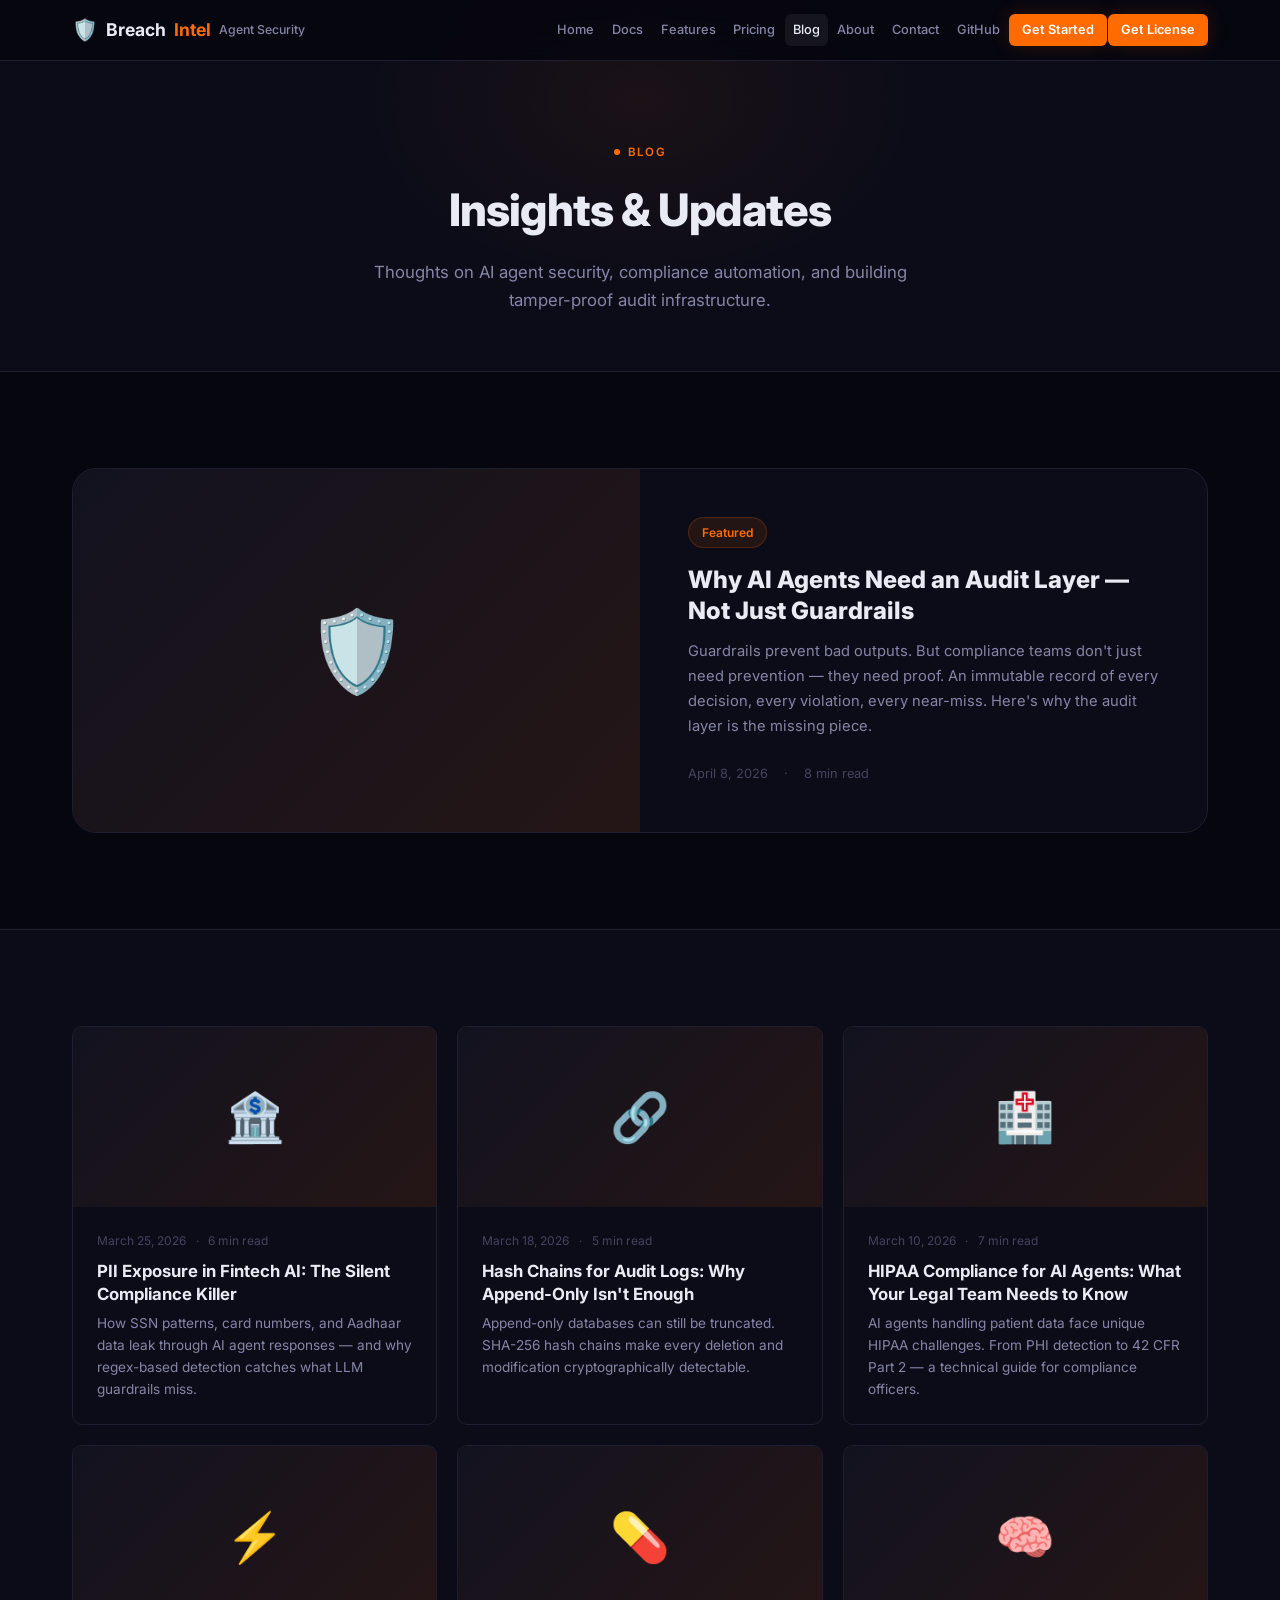
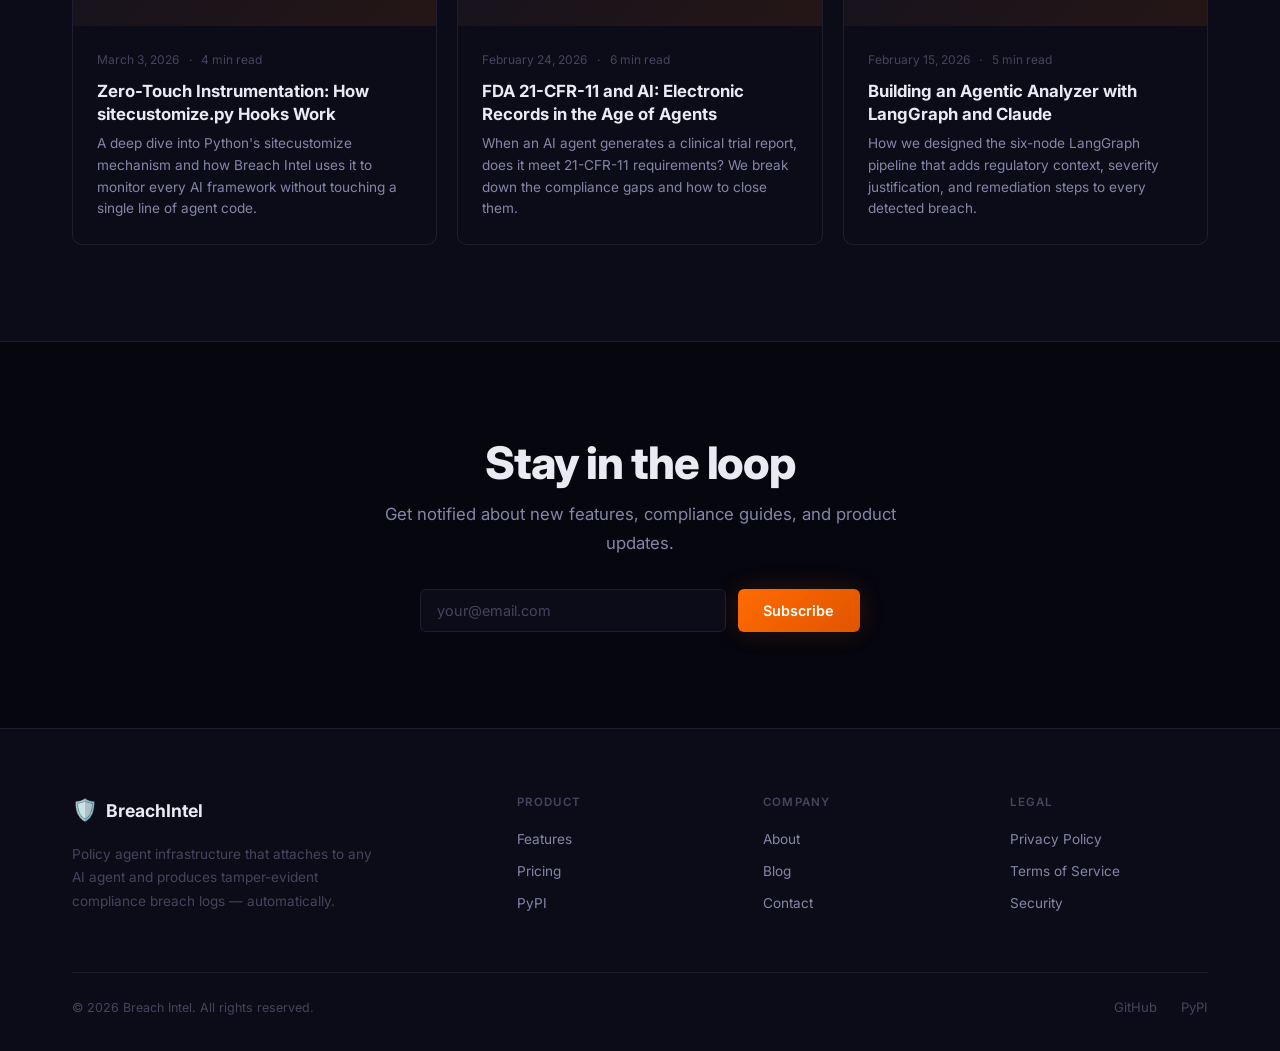
<file: blog.html>
<!DOCTYPE html>
<html lang="en">
<head>
  <meta charset="UTF-8">
  <meta name="viewport" content="width=device-width, initial-scale=1.0">
  <title>Blog — Breach Intel | Agent Security</title>
  <meta name="description" content="Insights on AI agent security, compliance automation, and breach detection from the Breach Intel team.">
  <link rel="icon" href="data:image/svg+xml,<svg xmlns='http://www.w3.org/2000/svg' viewBox='0 0 100 100'><text y='.9em' font-size='90'>🛡️</text></svg>">
  <link rel="preconnect" href="https://fonts.googleapis.com">
  <link rel="preconnect" href="https://fonts.gstatic.com" crossorigin>
  <link href="https://fonts.googleapis.com/css2?family=Inter:wght@400;500;600;700;800&family=JetBrains+Mono:wght@400;500;600&display=swap" rel="stylesheet">
  <link rel="stylesheet" href="css/style.css">
</head>
<body>

  <nav class="nav">
    <div class="nav-inner">
      <a href="index.html" class="nav-brand"><span class="icon">🛡️</span> Breach<span class="highlight">Intel</span> <span style="font-size:0.7em;color:var(--text-secondary);font-weight:500;">Agent Security</span></a>
      <button class="nav-toggle" aria-label="Menu" aria-expanded="false">
        <svg viewBox="0 0 24 24" fill="none" stroke="currentColor" stroke-width="2"><path d="M4 6h16M4 12h16M4 18h16"/></svg>
      </button>
      <div class="nav-links">
        <a href="index.html">Home</a>
        <a href="docs.html">Docs</a>
        <a href="features.html">Features</a>
        <a href="pricing.html">Pricing</a>
        <a href="blog.html">Blog</a>
        <a href="about.html">About</a>
        <a href="contact.html">Contact</a>
        <a href="https://github.com/secure-mind-live/breach-intel-packages" target="_blank">GitHub</a>
        <a href="contact.html" class="nav-cta">Get Started</a>
        <a href="pricing.html" class="nav-cta">Get License</a>
      </div>
    </div>
  </nav>

  <div class="page-header">
    <div class="container">
      <div class="section-eyebrow"><span class="dot"></span> Blog</div>
      <h1>Insights &amp; Updates</h1>
      <p>Thoughts on AI agent security, compliance automation, and building tamper-proof audit infrastructure.</p>
    </div>
  </div>

  <!-- Featured Post -->
  <section>
    <div class="container">
      <div class="fade-in" style="background:var(--bg-card);border:1px solid var(--border);border-radius:var(--radius-xl);overflow:hidden;display:grid;grid-template-columns:1fr 1fr;">
        <div style="background:linear-gradient(135deg, var(--bg-elevated), var(--accent-bg));display:flex;align-items:center;justify-content:center;min-height:300px;font-size:5rem;">🛡️</div>
        <div style="padding:3rem;">
          <span class="badge accent" style="margin-bottom:1rem;">Featured</span>
          <h2 style="font-size:1.5rem;font-weight:800;margin-bottom:0.75rem;line-height:1.3;">Why AI Agents Need an Audit Layer — Not Just Guardrails</h2>
          <p style="font-size:0.92rem;color:var(--text-secondary);line-height:1.7;margin-bottom:1.5rem;">Guardrails prevent bad outputs. But compliance teams don't just need prevention — they need proof. An immutable record of every decision, every violation, every near-miss. Here's why the audit layer is the missing piece.</p>
          <div style="display:flex;align-items:center;gap:1rem;">
            <span style="font-size:0.8rem;color:var(--text-tertiary);">April 8, 2026</span>
            <span style="font-size:0.8rem;color:var(--text-tertiary);">·</span>
            <span style="font-size:0.8rem;color:var(--text-tertiary);">8 min read</span>
          </div>
        </div>
      </div>
    </div>
  </section>

  <!-- Blog Grid -->
  <section class="bg-warm">
    <div class="container">
      <div class="blog-grid fade-in">

        <div class="blog-card">
          <div class="blog-card-img">🏦</div>
          <div class="blog-card-body">
            <div class="blog-card-meta">
              <span>March 25, 2026</span><span>·</span><span>6 min read</span>
            </div>
            <h3>PII Exposure in Fintech AI: The Silent Compliance Killer</h3>
            <p>How SSN patterns, card numbers, and Aadhaar data leak through AI agent responses — and why regex-based detection catches what LLM guardrails miss.</p>
          </div>
        </div>

        <div class="blog-card">
          <div class="blog-card-img">🔗</div>
          <div class="blog-card-body">
            <div class="blog-card-meta">
              <span>March 18, 2026</span><span>·</span><span>5 min read</span>
            </div>
            <h3>Hash Chains for Audit Logs: Why Append-Only Isn't Enough</h3>
            <p>Append-only databases can still be truncated. SHA-256 hash chains make every deletion and modification cryptographically detectable.</p>
          </div>
        </div>

        <div class="blog-card">
          <div class="blog-card-img">🏥</div>
          <div class="blog-card-body">
            <div class="blog-card-meta">
              <span>March 10, 2026</span><span>·</span><span>7 min read</span>
            </div>
            <h3>HIPAA Compliance for AI Agents: What Your Legal Team Needs to Know</h3>
            <p>AI agents handling patient data face unique HIPAA challenges. From PHI detection to 42 CFR Part 2 — a technical guide for compliance officers.</p>
          </div>
        </div>

        <div class="blog-card">
          <div class="blog-card-img">⚡</div>
          <div class="blog-card-body">
            <div class="blog-card-meta">
              <span>March 3, 2026</span><span>·</span><span>4 min read</span>
            </div>
            <h3>Zero-Touch Instrumentation: How sitecustomize.py Hooks Work</h3>
            <p>A deep dive into Python's sitecustomize mechanism and how Breach Intel uses it to monitor every AI framework without touching a single line of agent code.</p>
          </div>
        </div>

        <div class="blog-card">
          <div class="blog-card-img">💊</div>
          <div class="blog-card-body">
            <div class="blog-card-meta">
              <span>February 24, 2026</span><span>·</span><span>6 min read</span>
            </div>
            <h3>FDA 21-CFR-11 and AI: Electronic Records in the Age of Agents</h3>
            <p>When an AI agent generates a clinical trial report, does it meet 21-CFR-11 requirements? We break down the compliance gaps and how to close them.</p>
          </div>
        </div>

        <div class="blog-card">
          <div class="blog-card-img">🧠</div>
          <div class="blog-card-body">
            <div class="blog-card-meta">
              <span>February 15, 2026</span><span>·</span><span>5 min read</span>
            </div>
            <h3>Building an Agentic Analyzer with LangGraph and Claude</h3>
            <p>How we designed the six-node LangGraph pipeline that adds regulatory context, severity justification, and remediation steps to every detected breach.</p>
          </div>
        </div>

      </div>
    </div>
  </section>

  <!-- Newsletter -->
  <section style="text-align:center;">
    <div class="container-narrow fade-in">
      <h2 class="section-title">Stay in the loop</h2>
      <p class="section-sub" style="margin:0.75rem auto 2rem;">Get notified about new features, compliance guides, and product updates.</p>
      <form action="https://formspree.io/f/YOUR_FORM_ID" method="POST" style="display:flex;gap:0.75rem;justify-content:center;flex-wrap:wrap;max-width:440px;margin:0 auto;">
        <input type="email" name="email" placeholder="your@email.com" required class="form-input" style="flex:1;min-width:220px;">
        <button type="submit" class="btn btn-accent">Subscribe</button>
      </form>
    </div>
  </section>

  <!-- Footer -->
  <footer class="footer">
    <div class="container">
      <div class="footer-grid">
        <div>
          <div class="footer-brand"><span class="icon">🛡️</span> BreachIntel</div>
          <p class="footer-desc">Policy agent infrastructure that attaches to any AI agent and produces tamper-evident compliance breach logs — automatically.</p>
        </div>
        <div><h4>Product</h4><a href="features.html" class="footer-link">Features</a><a href="pricing.html" class="footer-link">Pricing</a><a href="https://pypi.org/project/breach-intel-client/" target="_blank" class="footer-link">PyPI</a></div>
        <div><h4>Company</h4><a href="about.html" class="footer-link">About</a><a href="blog.html" class="footer-link">Blog</a><a href="contact.html" class="footer-link">Contact</a></div>
        <div><h4>Legal</h4><a href="#" class="footer-link">Privacy Policy</a><a href="#" class="footer-link">Terms of Service</a><a href="#" class="footer-link">Security</a></div>
      </div>
      <div class="footer-bottom">
        <span class="footer-copy">&copy; 2026 Breach Intel. All rights reserved.</span>
        <div class="footer-socials"><a href="https://github.com/secure-mind-live/breach-intel-packages" target="_blank">GitHub</a><a href="https://pypi.org/project/breach-intel-client/" target="_blank">PyPI</a></div>
      </div>
    </div>
  </footer>
  <script src="js/main.js"></script>
</body>
</html>
</file>
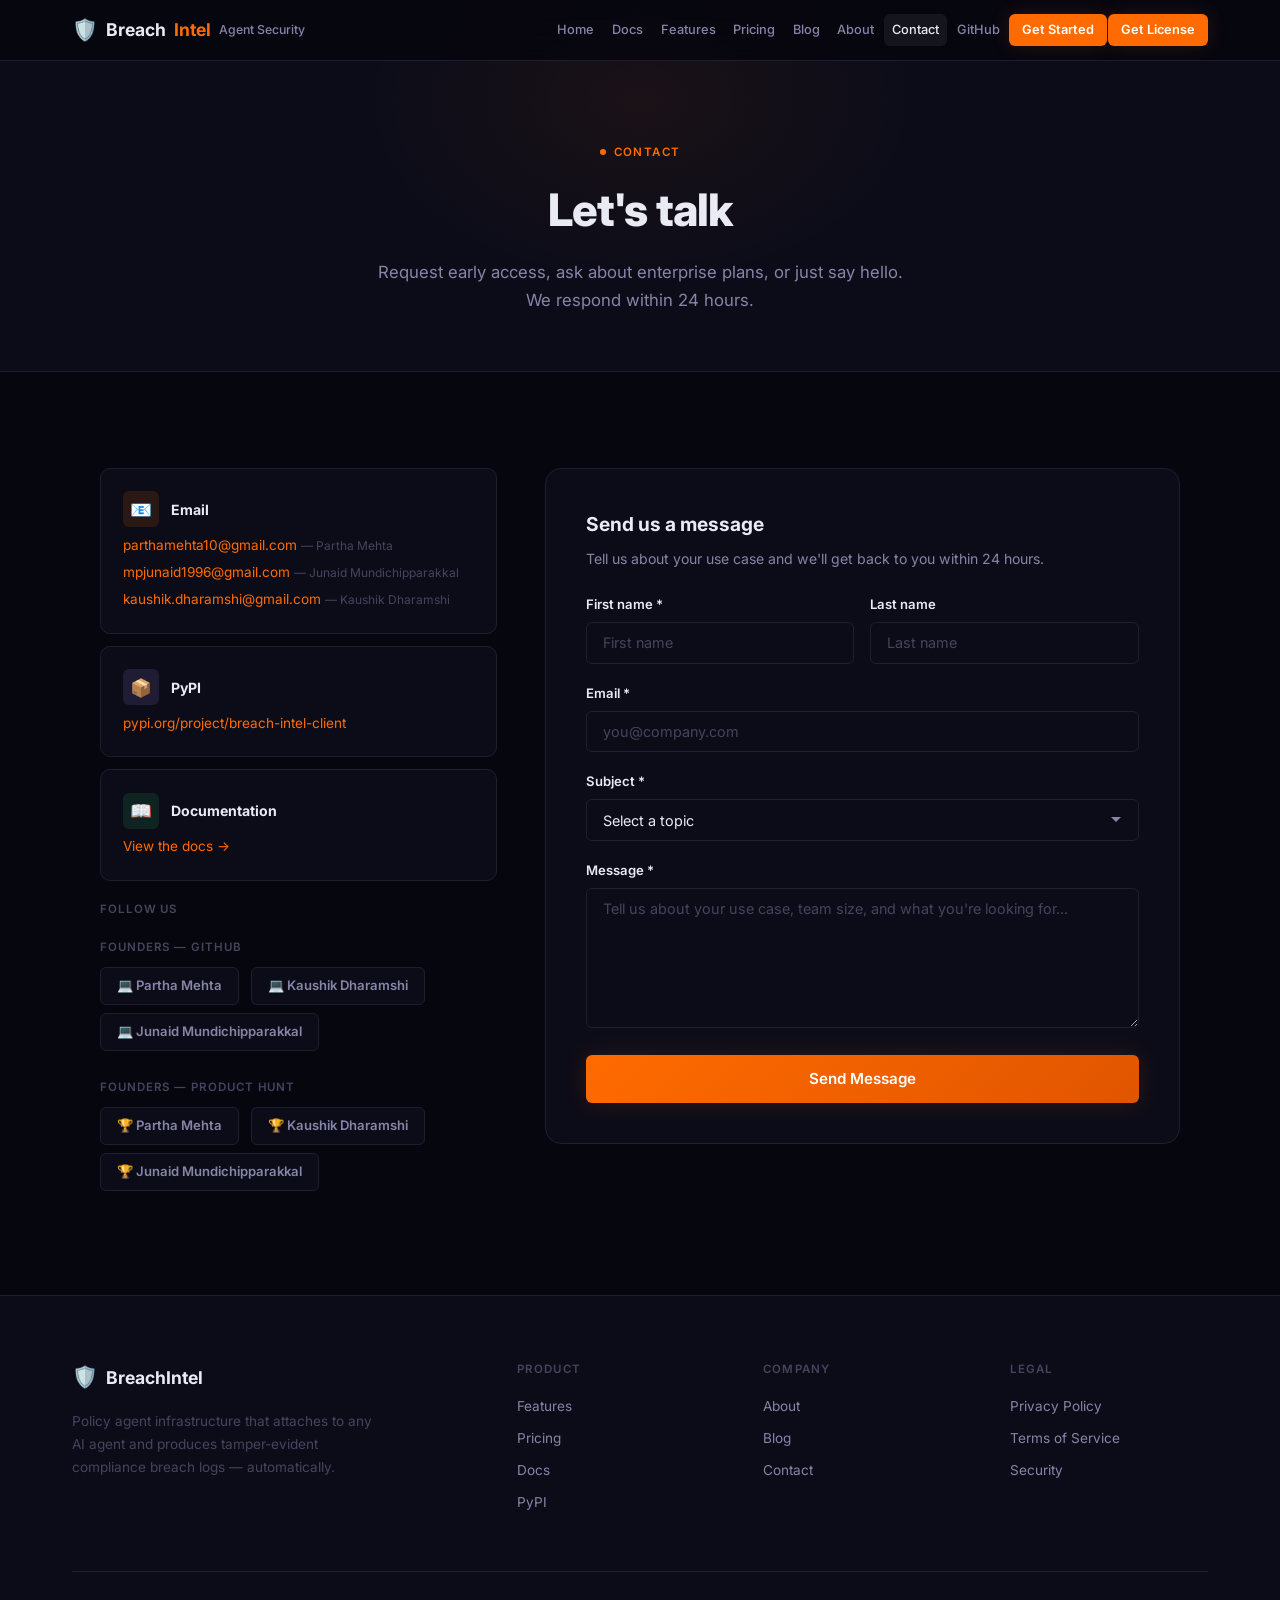
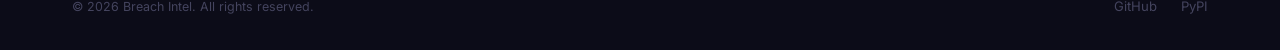
<file: contact.html>
<!DOCTYPE html>
<html lang="en">
<head>
  <meta charset="UTF-8">
  <meta name="viewport" content="width=device-width, initial-scale=1.0">
  <title>Contact — Breach Intel | Agent Security</title>
  <meta name="description" content="Get in touch with the Breach Intel team. Request early access, ask about enterprise plans, or say hello.">
  <link rel="icon" href="data:image/svg+xml,<svg xmlns='http://www.w3.org/2000/svg' viewBox='0 0 100 100'><text y='.9em' font-size='90'>🛡️</text></svg>">
  <link rel="preconnect" href="https://fonts.googleapis.com">
  <link rel="preconnect" href="https://fonts.gstatic.com" crossorigin>
  <link href="https://fonts.googleapis.com/css2?family=Inter:wght@400;500;600;700;800&family=JetBrains+Mono:wght@400;500;600&display=swap" rel="stylesheet">
  <link rel="stylesheet" href="css/style.css">
  <style>
    .contact-grid {
      display: grid;
      grid-template-columns: 1fr 1.6fr;
      gap: 3rem;
      align-items: start;
      max-width: 1080px;
      margin: 0 auto;
    }
    .contact-card {
      background: var(--bg-surface);
      border: 1px solid var(--border);
      border-radius: var(--radius-md);
      padding: 1.4rem;
      margin-bottom: 0.75rem;
      transition: all 0.2s var(--ease);
    }
    .contact-card:hover { border-color: var(--border-hover); }
    .contact-card-header {
      display: flex;
      align-items: center;
      gap: 0.7rem;
      margin-bottom: 0.4rem;
    }
    .contact-card-icon {
      width: 36px;
      height: 36px;
      border-radius: var(--radius-sm);
      display: flex;
      align-items: center;
      justify-content: center;
      font-size: 1.1rem;
    }
    .contact-card-icon.orange { background: rgba(255, 107, 0, 0.12); }
    .contact-card-icon.blue { background: rgba(56, 189, 248, 0.12); }
    .contact-card-icon.purple { background: rgba(167, 139, 250, 0.12); }
    .contact-card-icon.green { background: rgba(34, 197, 94, 0.12); }
    .contact-card h4 { font-size: 0.88rem; font-weight: 700; }
    .contact-card p { font-size: 0.85rem; color: var(--text-secondary); }
    .contact-card a { color: var(--accent); text-decoration: none; transition: color 0.2s; }
    .contact-card a:hover { color: var(--accent-light); }
    .social-btn {
      display: inline-flex;
      align-items: center;
      gap: 0.4rem;
      padding: 0.45rem 1rem;
      border-radius: var(--radius-sm);
      font-size: 0.82rem;
      font-weight: 600;
      color: var(--text-secondary);
      border: 1px solid var(--border);
      background: var(--bg-surface);
      text-decoration: none;
      transition: all 0.2s var(--ease);
      margin-right: 0.5rem;
      margin-bottom: 0.5rem;
    }
    .social-btn:hover {
      border-color: var(--border-hover);
      color: var(--text);
      background: var(--bg-elevated);
      transform: translateY(-1px);
    }
    .form-card {
      background: var(--bg-surface);
      border: 1px solid var(--border);
      border-radius: var(--radius-lg);
      padding: 2.5rem;
    }
    .form-card h2 { font-size: 1.2rem; font-weight: 700; margin-bottom: 0.4rem; }
    .form-card .form-desc { font-size: 0.88rem; color: var(--text-secondary); margin-bottom: 1.5rem; }
    .field-error { font-size: 0.75rem; color: var(--danger); margin-top: 0.3rem; display: none; }
    .form-status {
      display: none;
      padding: 1rem;
      border-radius: var(--radius-sm);
      font-size: 0.88rem;
      margin-top: 1rem;
    }
    .form-status.success { background: rgba(34, 197, 94, 0.1); border: 1px solid rgba(34, 197, 94, 0.2); color: var(--success); }
    .form-status.error { background: rgba(248, 113, 113, 0.1); border: 1px solid rgba(248, 113, 113, 0.2); color: var(--danger); }
    .success-screen { display: none; text-align: center; padding: 3rem 2rem; }
    .success-screen .checkmark {
      width: 64px; height: 64px; border-radius: 50%;
      background: rgba(34, 197, 94, 0.12);
      display: flex; align-items: center; justify-content: center;
      font-size: 1.8rem; margin: 0 auto 1.2rem;
    }
    .founders-section h4 {
      font-size: 0.72rem; text-transform: uppercase; letter-spacing: 0.08em;
      color: var(--text-tertiary); margin-bottom: 0.6rem; margin-top: 1.2rem; font-weight: 600;
    }
    @media (max-width: 768px) { .contact-grid { grid-template-columns: 1fr; } }
  </style>
</head>
<body>

  <nav class="nav">
    <div class="nav-inner">
      <a href="index.html" class="nav-brand"><span class="icon">🛡️</span> Breach<span class="highlight">Intel</span> <span style="font-size:0.7em;color:var(--text-secondary);font-weight:500;">Agent Security</span></a>
      <button class="nav-toggle" aria-label="Menu" aria-expanded="false">
        <svg viewBox="0 0 24 24" fill="none" stroke="currentColor" stroke-width="2"><path d="M4 6h16M4 12h16M4 18h16"/></svg>
      </button>
      <div class="nav-links">
        <a href="index.html">Home</a>
        <a href="docs.html">Docs</a>
        <a href="features.html">Features</a>
        <a href="pricing.html">Pricing</a>
        <a href="blog.html">Blog</a>
        <a href="about.html">About</a>
        <a href="contact.html">Contact</a>
        <a href="https://github.com/secure-mind-live/breach-intel-packages" target="_blank">GitHub</a>
        <a href="contact.html" class="nav-cta">Get Started</a>
        <a href="pricing.html" class="nav-cta">Get License</a>
      </div>
    </div>
  </nav>

  <div class="page-header">
    <div class="container">
      <div class="section-eyebrow"><span class="dot"></span> Contact</div>
      <h1>Let's talk</h1>
      <p>Request early access, ask about enterprise plans, or just say hello. We respond within 24 hours.</p>
    </div>
  </div>

  <section>
    <div class="container">
      <div class="contact-grid fade-in">

        <!-- Left sidebar -->
        <div>
          <div class="contact-card">
            <div class="contact-card-header">
              <div class="contact-card-icon orange">📧</div>
              <h4>Email</h4>
            </div>
            <p style="margin-bottom:0.3rem;"><a href="mailto:parthamehta10@gmail.com">parthamehta10@gmail.com</a> <span style="font-size:0.75rem;color:var(--text-tertiary);">— Partha Mehta</span></p>
            <p style="margin-bottom:0.3rem;"><a href="mailto:mpjunaid1996@gmail.com">mpjunaid1996@gmail.com</a> <span style="font-size:0.75rem;color:var(--text-tertiary);">— Junaid Mundichipparakkal</span></p>
            <p><a href="mailto:kaushik.dharamshi@gmail.com">kaushik.dharamshi@gmail.com</a> <span style="font-size:0.75rem;color:var(--text-tertiary);">— Kaushik Dharamshi</span></p>
          </div>

          <div class="contact-card">
            <div class="contact-card-header">
              <div class="contact-card-icon purple">📦</div>
              <h4>PyPI</h4>
            </div>
            <p><a href="https://pypi.org/project/breach-intel-client/" target="_blank">pypi.org/project/breach-intel-client</a></p>
          </div>

          <div class="contact-card">
            <div class="contact-card-header">
              <div class="contact-card-icon green">📖</div>
              <h4>Documentation</h4>
            </div>
            <p><a href="docs.html">View the docs →</a></p>
          </div>

          <div class="founders-section">
            <h4>Follow Us</h4>
          </div>

          <div class="founders-section">
            <h4>Founders — GitHub</h4>
            <a href="https://github.com/parthamehta123" target="_blank" class="social-btn">💻 Partha Mehta</a>
            <a href="https://github.com/kaushikdharamshi" target="_blank" class="social-btn">💻 Kaushik Dharamshi</a>
            <a href="https://github.com/mpjunaid" target="_blank" class="social-btn">💻 Junaid Mundichipparakkal</a>
          </div>

          <div class="founders-section">
            <h4>Founders — Product Hunt</h4>
            <a href="https://www.producthunt.com/@partha_mehta" target="_blank" class="social-btn">🏆 Partha Mehta</a>
            <a href="https://www.producthunt.com/@kaushik_dharamshi" target="_blank" class="social-btn">🏆 Kaushik Dharamshi</a>
            <a href="https://www.producthunt.com/@junaid_mundichipparakkal" target="_blank" class="social-btn">🏆 Junaid Mundichipparakkal</a>
          </div>
        </div>

        <!-- Right form -->
        <div class="form-card" id="form-container">
          <h2>Send us a message</h2>
          <p class="form-desc">Tell us about your use case and we'll get back to you within 24 hours.</p>

          <form id="contact-form">
            <div class="grid-2" style="gap:1rem;">
              <div class="form-group">
                <label for="first-name">First name *</label>
                <input type="text" id="first-name" name="first_name" class="form-input" placeholder="First name" required>
                <div class="field-error" id="err-first-name">First name is required</div>
              </div>
              <div class="form-group">
                <label for="last-name">Last name</label>
                <input type="text" id="last-name" name="last_name" class="form-input" placeholder="Last name">
              </div>
            </div>
            <div class="form-group">
              <label for="email">Email *</label>
              <input type="email" id="email" name="email" class="form-input" placeholder="you@company.com" required>
              <div class="field-error" id="err-email">Valid email is required</div>
            </div>
            <div class="form-group">
              <label for="subject">Subject *</label>
              <select id="subject" name="subject" class="form-input" required>
                <option value="">Select a topic</option>
                <option value="early-access">Request Early Access</option>
                <option value="enterprise">Enterprise Inquiry</option>
                <option value="partnership">Partnership</option>
                <option value="support">Technical Support</option>
                <option value="careers">Careers</option>
                <option value="other">Other</option>
              </select>
              <div class="field-error" id="err-subject">Please select a topic</div>
            </div>
            <div class="form-group">
              <label for="message">Message *</label>
              <textarea id="message" name="message" class="form-input" placeholder="Tell us about your use case, team size, and what you're looking for..." required minlength="10"></textarea>
              <div class="field-error" id="err-message">Message must be at least 10 characters</div>
            </div>
            <button type="submit" class="btn btn-accent btn-lg" style="width:100%;justify-content:center;">Send Message</button>
            <div class="form-status success" id="form-success">✓ Message sent! We'll get back to you within 24 hours.</div>
            <div class="form-status error" id="form-error">✕ Something went wrong. Please email us directly at hello@breachintel.dev</div>
          </form>

          <div class="success-screen" id="success-screen">
            <div class="checkmark">✓</div>
            <h3 style="font-size:1.2rem;font-weight:700;margin-bottom:0.5rem;">Message sent!</h3>
            <p style="font-size:0.92rem;color:var(--text-secondary);margin-bottom:1.5rem;">We'll get back to you within 24 hours.</p>
            <button class="btn btn-outline" id="reset-form">Send another message</button>
          </div>
        </div>

      </div>
    </div>
  </section>

  <!-- Footer -->
  <footer class="footer">
    <div class="container">
      <div class="footer-grid">
        <div>
          <div class="footer-brand"><span class="icon">🛡️</span> BreachIntel</div>
          <p class="footer-desc">Policy agent infrastructure that attaches to any AI agent and produces tamper-evident compliance breach logs — automatically.</p>
        </div>
        <div><h4>Product</h4><a href="features.html" class="footer-link">Features</a><a href="pricing.html" class="footer-link">Pricing</a><a href="docs.html" class="footer-link">Docs</a><a href="https://pypi.org/project/breach-intel-client/" target="_blank" class="footer-link">PyPI</a></div>
        <div><h4>Company</h4><a href="about.html" class="footer-link">About</a><a href="blog.html" class="footer-link">Blog</a><a href="contact.html" class="footer-link">Contact</a></div>
        <div><h4>Legal</h4><a href="#" class="footer-link">Privacy Policy</a><a href="#" class="footer-link">Terms of Service</a><a href="#" class="footer-link">Security</a></div>
      </div>
      <div class="footer-bottom">
        <span class="footer-copy">&copy; 2026 Breach Intel. All rights reserved.</span>
        <div class="footer-socials"><a href="https://github.com/secure-mind-live/breach-intel-packages" target="_blank">GitHub</a><a href="https://pypi.org/project/breach-intel-client/" target="_blank">PyPI</a></div>
      </div>
    </div>
  </footer>

  <script src="js/main.js"></script>
  <script>
    const form = document.getElementById('contact-form');
    const successScreen = document.getElementById('success-screen');
    const resetBtn = document.getElementById('reset-form');

    if (form) {
      form.addEventListener('submit', function(e) {
        e.preventDefault();
        let valid = true;
        ['first-name', 'email', 'subject', 'message'].forEach(id => {
          const el = document.getElementById(id);
          const err = document.getElementById('err-' + id);
          if (!el.value.trim() || (el.type === 'email' && !el.value.includes('@'))) {
            if (err) err.style.display = 'block';
            valid = false;
          } else {
            if (err) err.style.display = 'none';
          }
        });
        if (!valid) return;
        form.style.display = 'none';
        successScreen.style.display = 'block';
      });
    }

    if (resetBtn) {
      resetBtn.addEventListener('click', function() {
        form.reset();
        form.style.display = 'block';
        successScreen.style.display = 'none';
      });
    }
  </script>
</body>
</html>
</file>
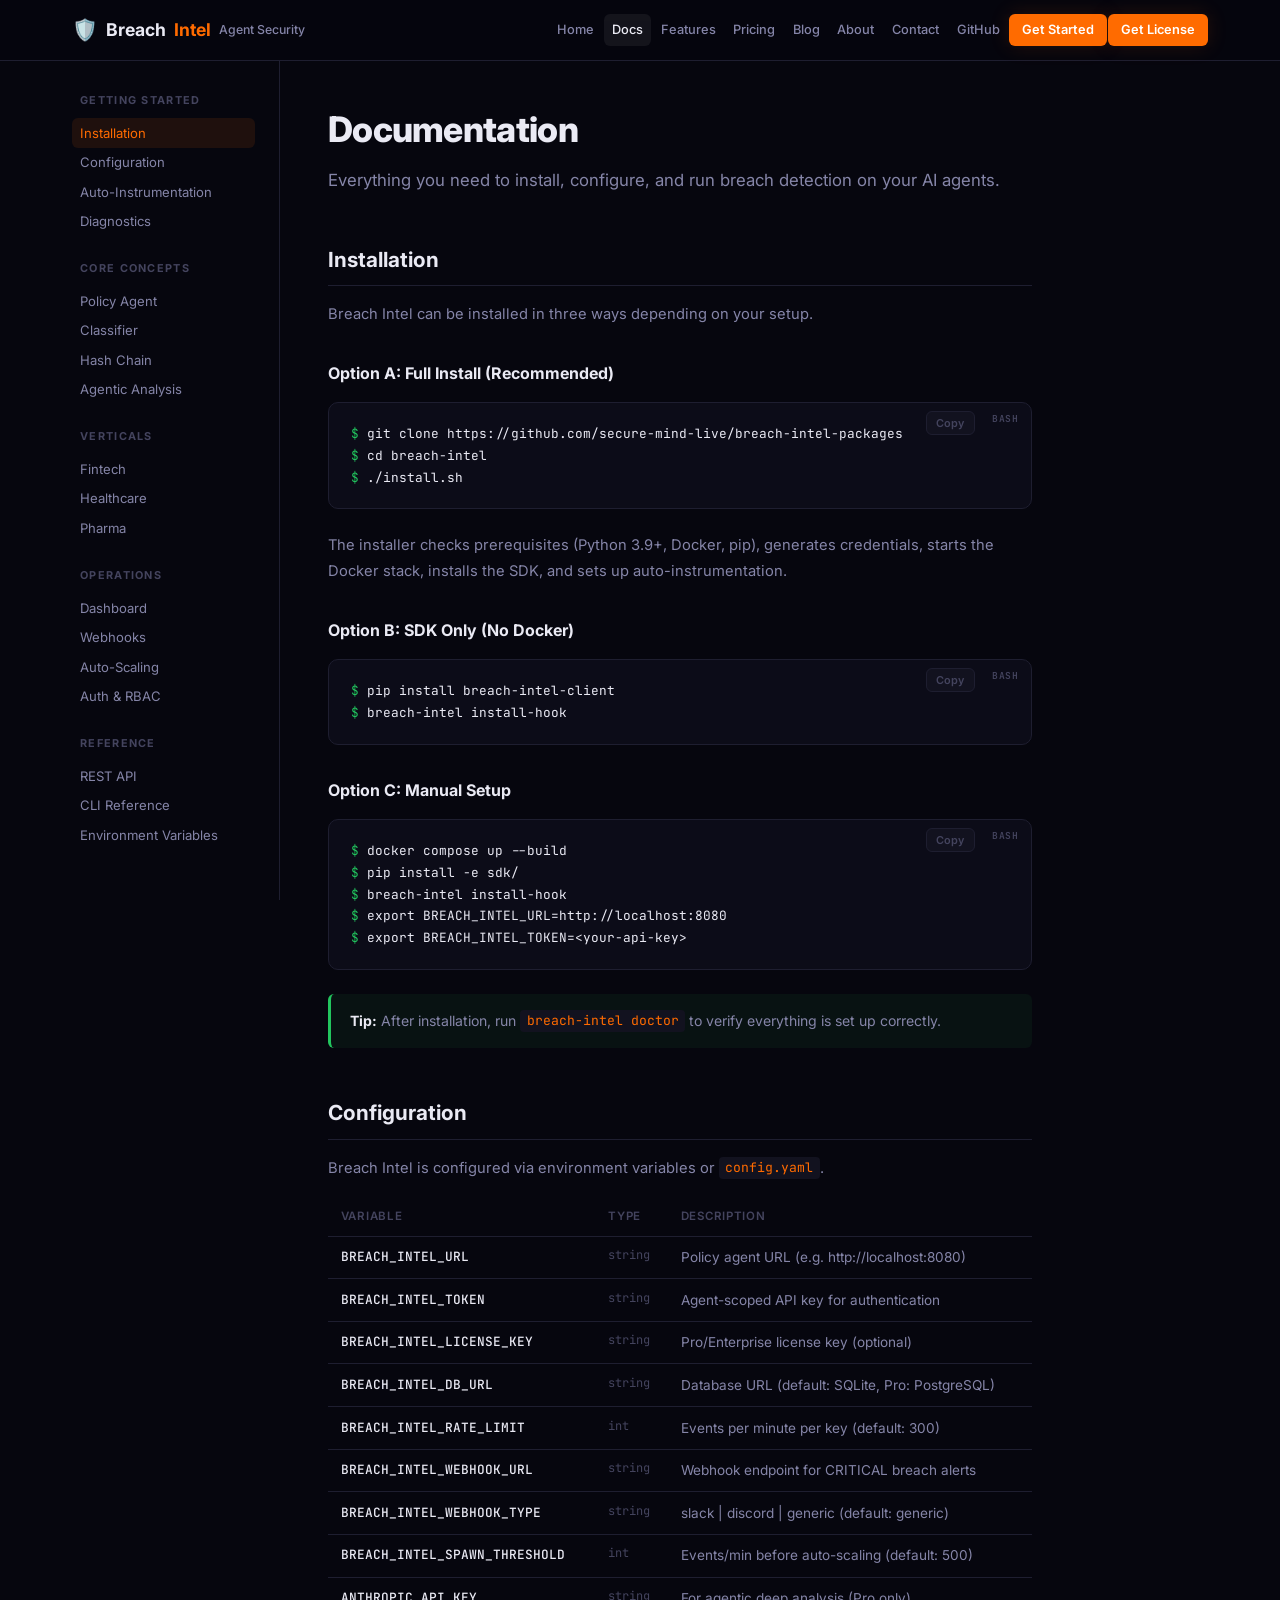
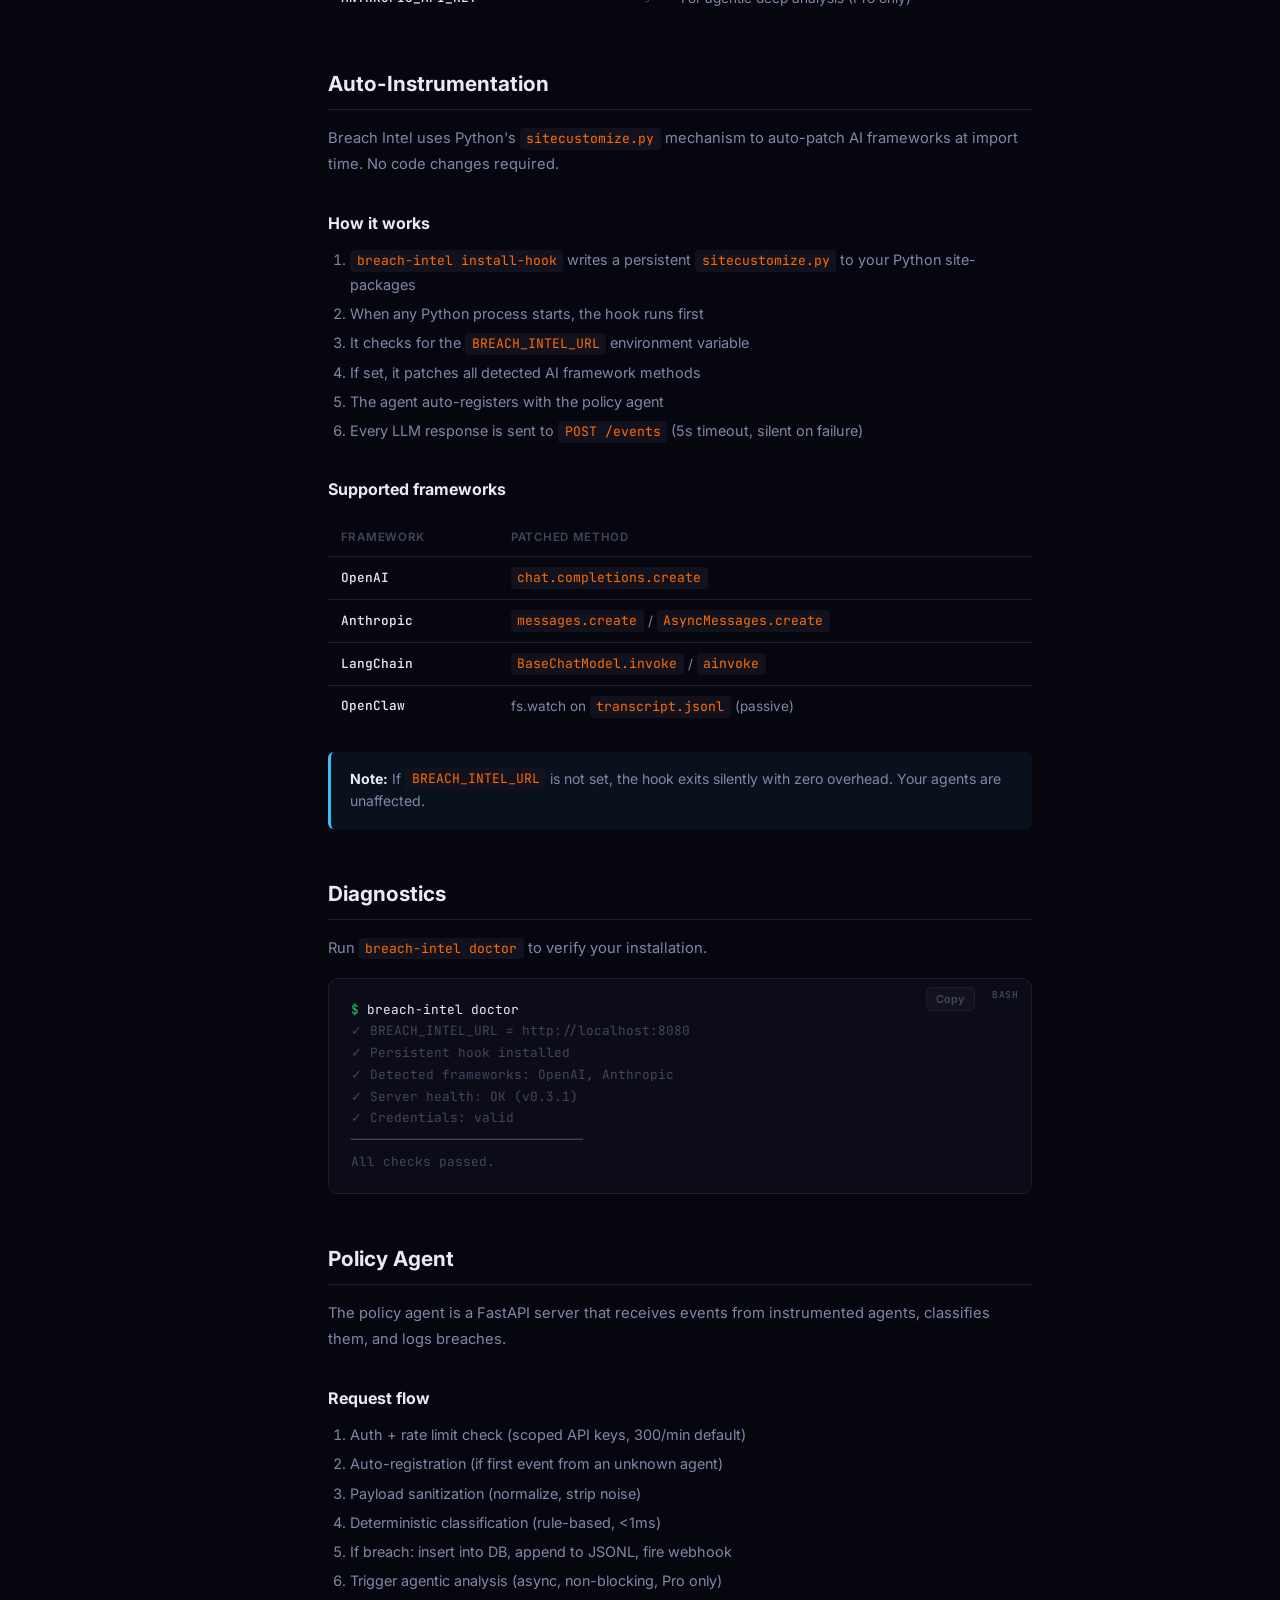
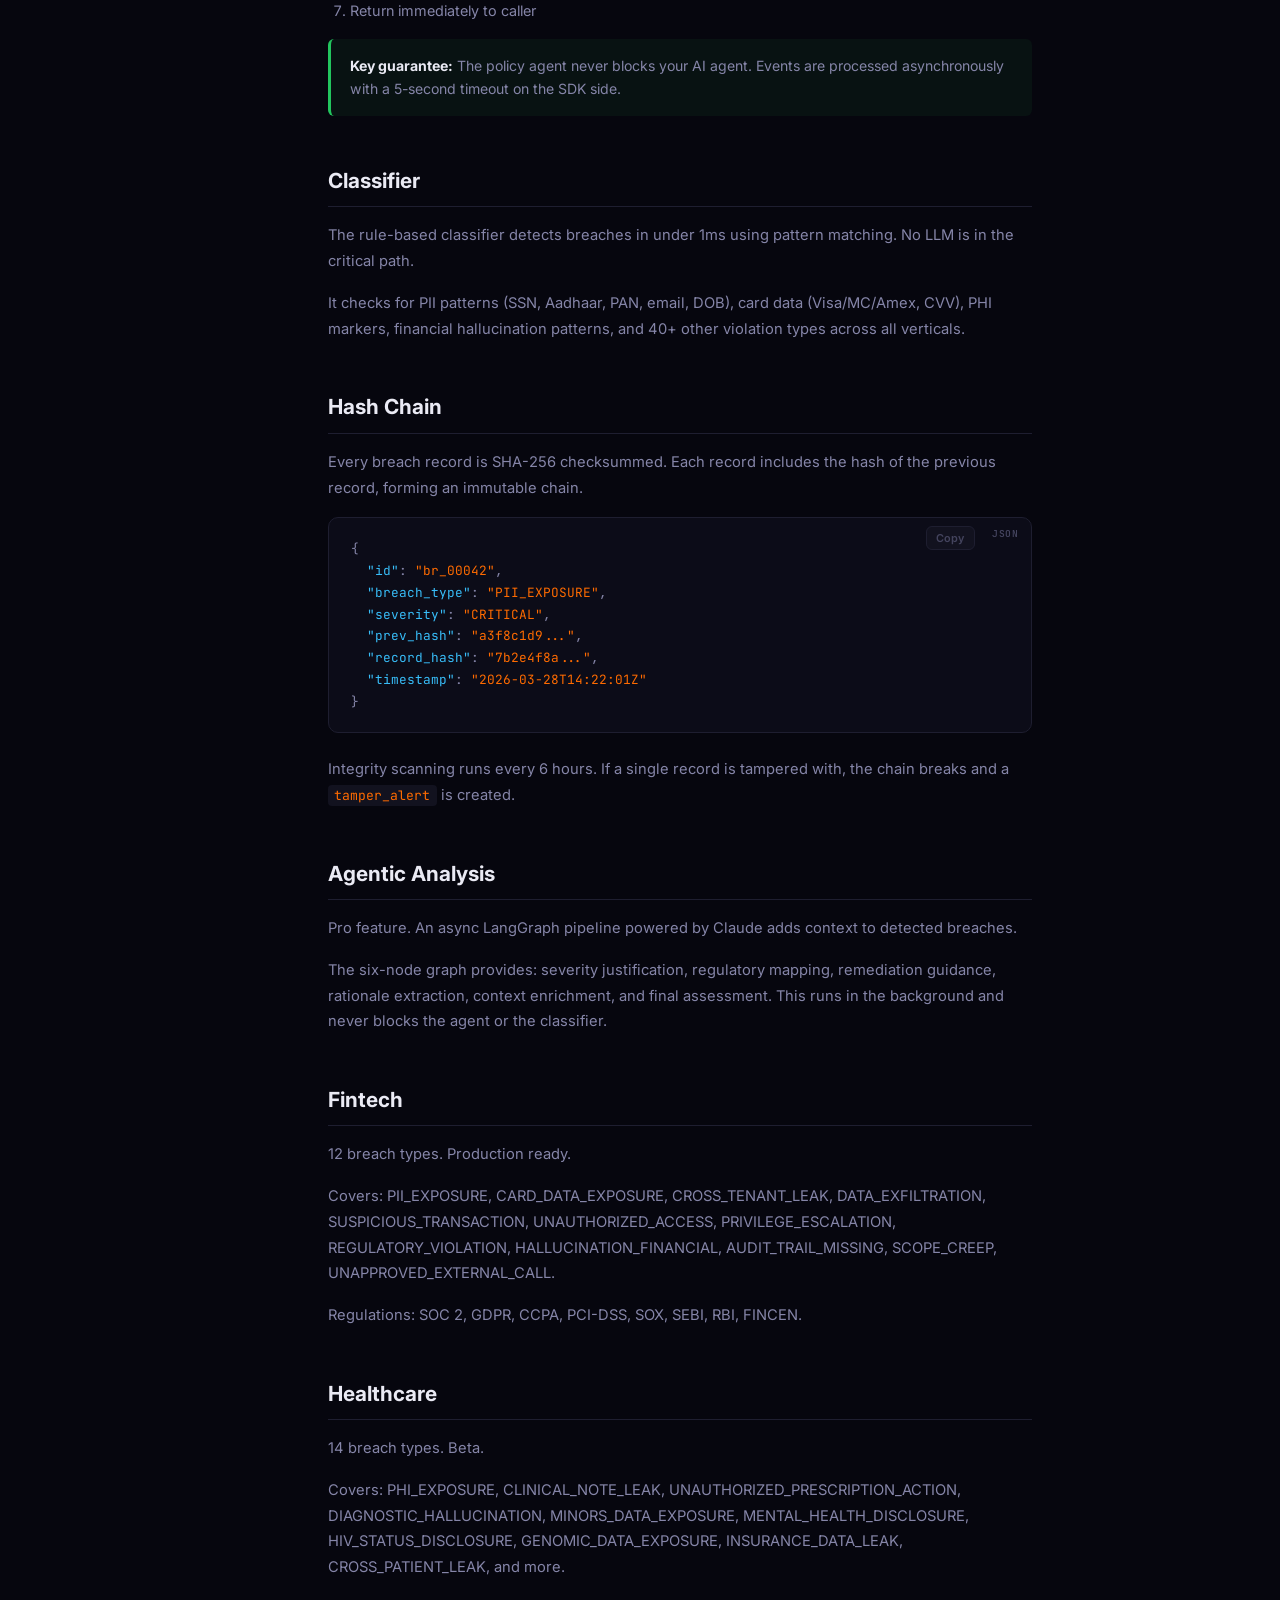
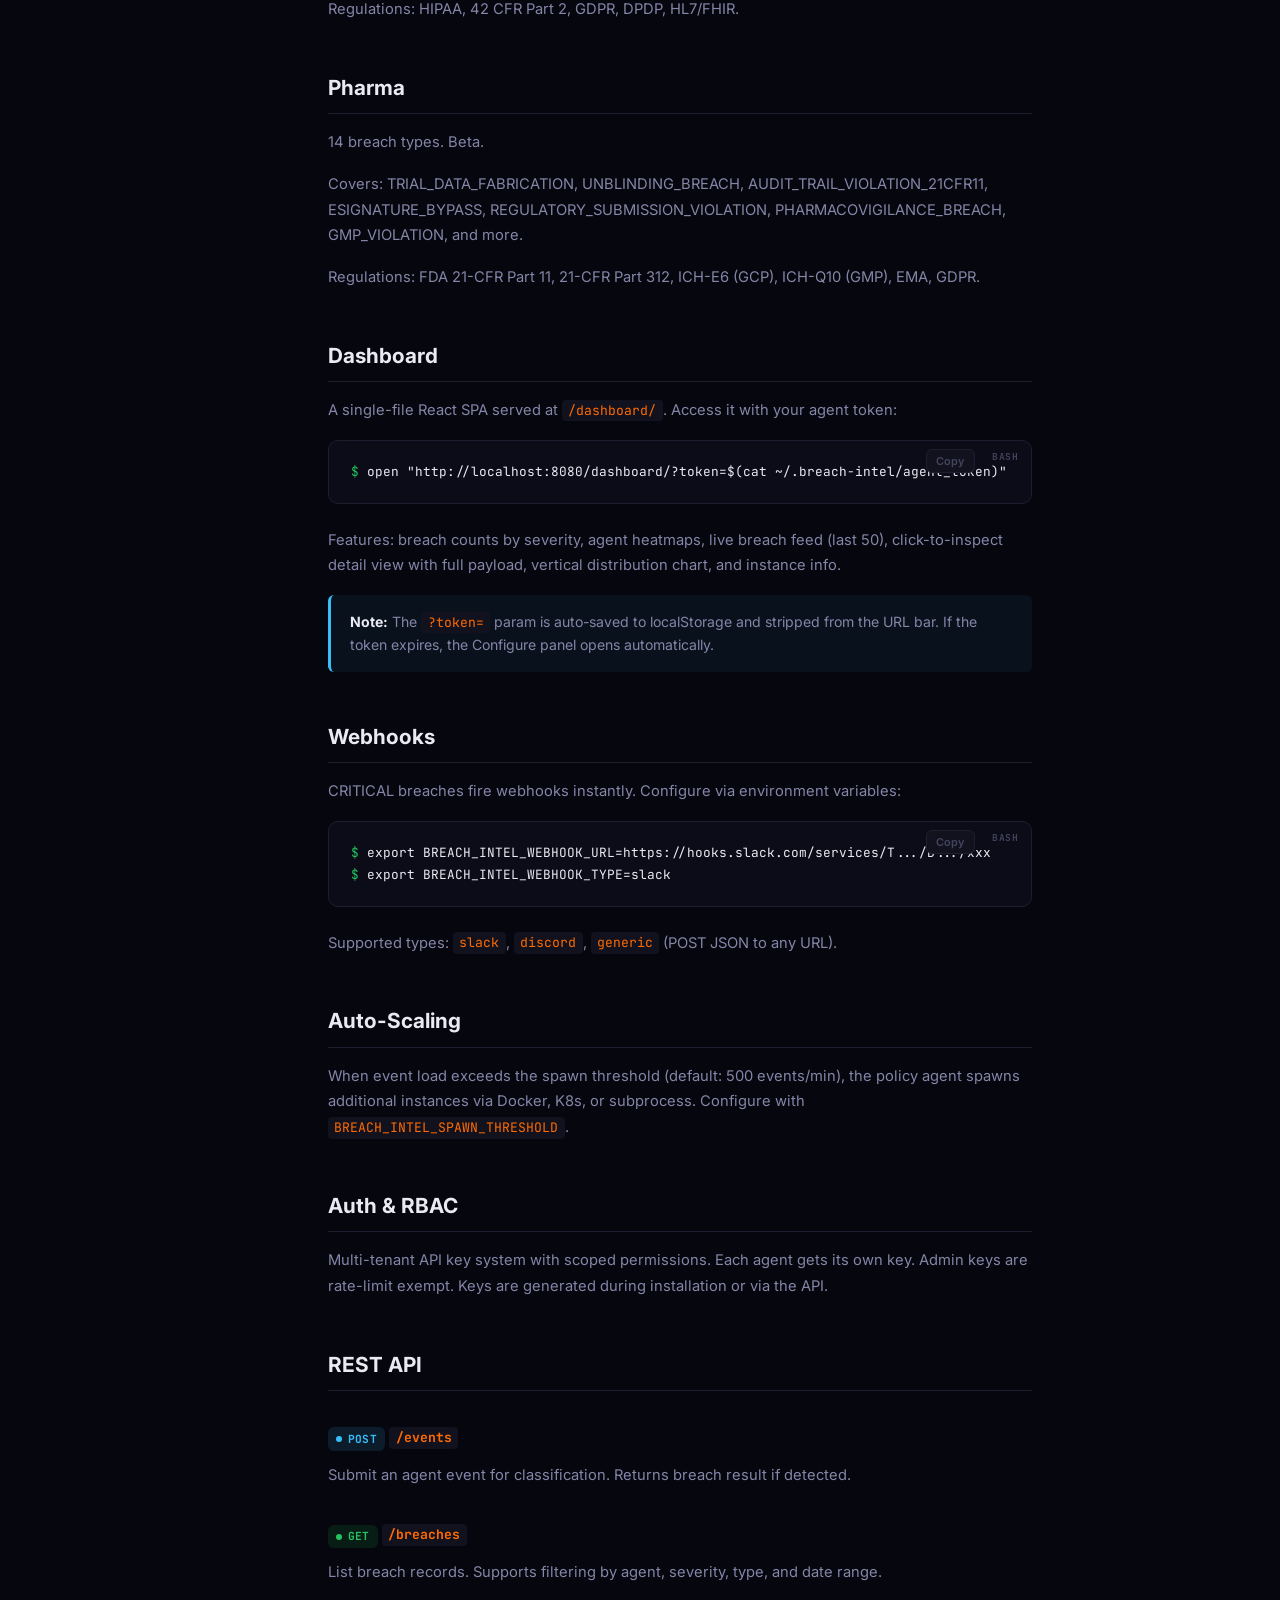
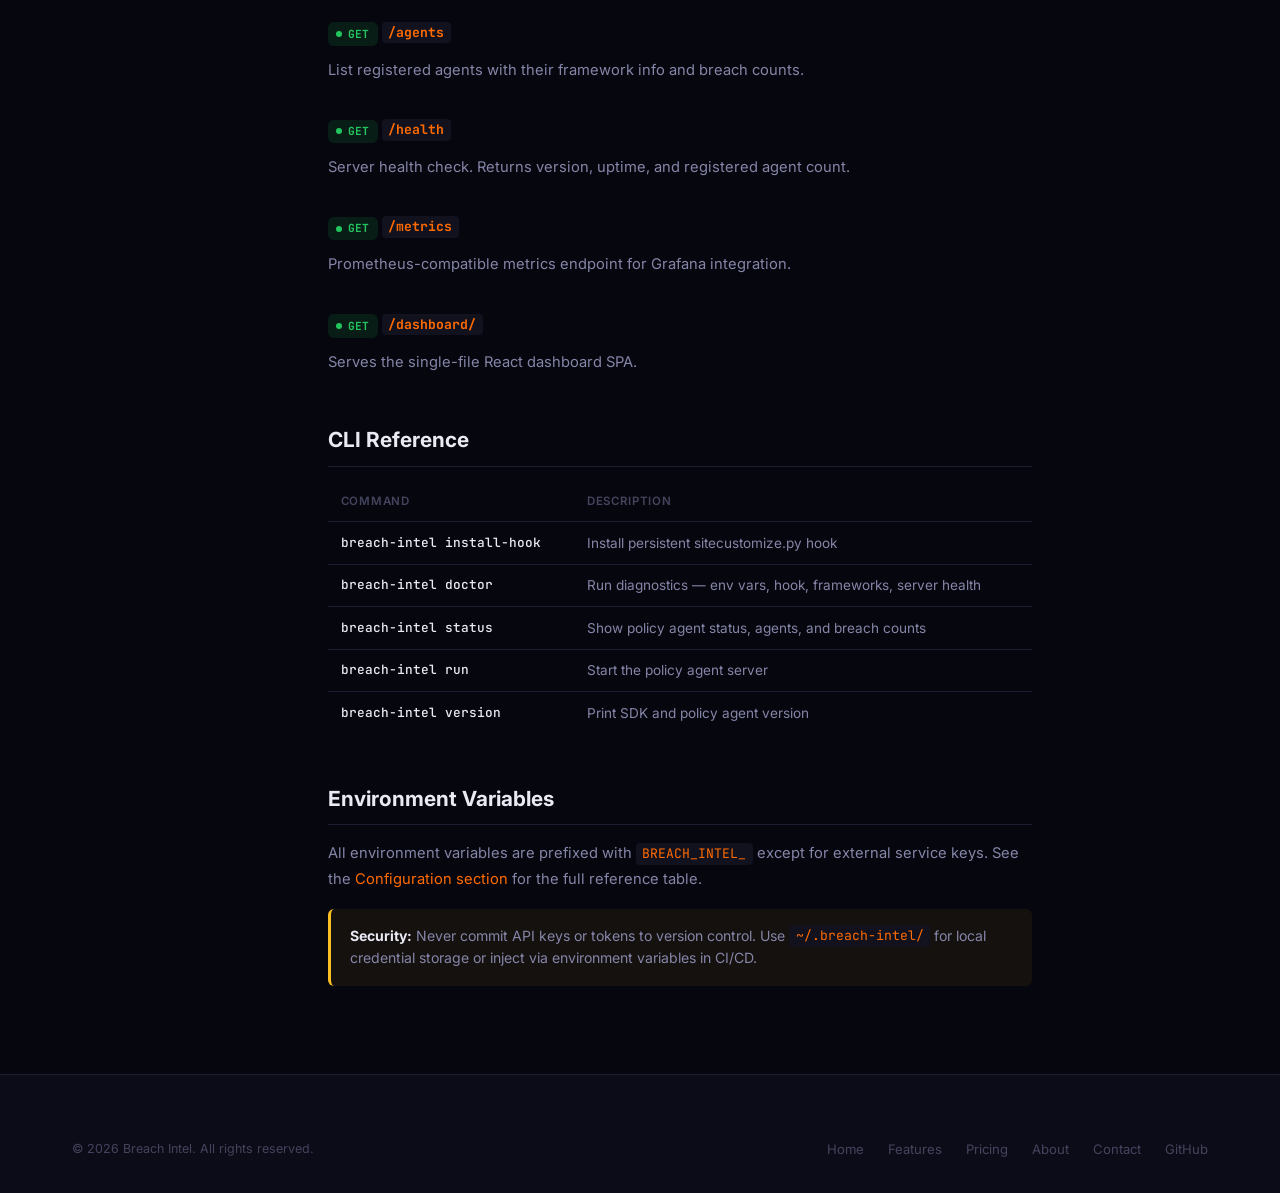
<file: docs.html>
<!DOCTYPE html>
<html lang="en">
<head>
  <meta charset="UTF-8">
  <meta name="viewport" content="width=device-width, initial-scale=1.0">
  <title>Docs — Breach Intel | Agent Security</title>
  <meta name="description" content="Breach Intel documentation — installation, configuration, API reference, and guides.">
  <link rel="icon" href="data:image/svg+xml,<svg xmlns='http://www.w3.org/2000/svg' viewBox='0 0 100 100'><text y='.9em' font-size='90'>🛡️</text></svg>">
  <link rel="preconnect" href="https://fonts.googleapis.com">
  <link rel="preconnect" href="https://fonts.gstatic.com" crossorigin>
  <link href="https://fonts.googleapis.com/css2?family=Inter:wght@400;500;600;700;800&family=JetBrains+Mono:wght@400;500;600&display=swap" rel="stylesheet">
  <link rel="stylesheet" href="css/style.css">
  <style>
    .docs-layout {
      display: grid;
      grid-template-columns: 240px 1fr;
      gap: 0;
      max-width: 1200px;
      margin: 0 auto;
      min-height: calc(100vh - 60px);
    }

    /* Sidebar */
    .docs-sidebar {
      position: sticky;
      top: 60px;
      height: calc(100vh - 60px);
      overflow-y: auto;
      padding: 2rem 1.5rem 2rem 2rem;
      border-right: 1px solid var(--border);
      background: var(--bg);
      scrollbar-width: thin;
      scrollbar-color: var(--border) transparent;
    }
    .docs-sidebar::-webkit-scrollbar { width: 4px; }
    .docs-sidebar::-webkit-scrollbar-thumb { background: var(--border); border-radius: 4px; }

    .sidebar-section {
      margin-bottom: 1.5rem;
    }
    .sidebar-heading {
      font-size: 0.68rem;
      text-transform: uppercase;
      letter-spacing: 0.12em;
      color: var(--text-tertiary);
      font-weight: 700;
      margin-bottom: 0.5rem;
      padding: 0 0.5rem;
    }
    .sidebar-link {
      display: block;
      padding: 0.35rem 0.5rem;
      font-size: 0.82rem;
      color: var(--text-secondary);
      border-radius: var(--radius-sm);
      transition: all 0.15s var(--ease);
      text-decoration: none;
      line-height: 1.4;
    }
    .sidebar-link:hover {
      color: var(--text);
      background: rgba(255,255,255,0.04);
    }
    .sidebar-link.active {
      color: var(--accent);
      background: var(--accent-bg);
    }

    /* Main content */
    .docs-content {
      padding: 2.5rem 3rem 4rem;
      max-width: 800px;
    }
    .docs-content h1 {
      font-size: 2.2rem;
      font-weight: 800;
      letter-spacing: -0.02em;
      margin-bottom: 0.5rem;
    }
    .docs-content > p.lead {
      font-size: 1.05rem;
      color: var(--text-secondary);
      line-height: 1.7;
      margin-bottom: 2.5rem;
    }
    .docs-content h2 {
      font-size: 1.3rem;
      font-weight: 700;
      margin-top: 3rem;
      margin-bottom: 1rem;
      padding-bottom: 0.5rem;
      border-bottom: 1px solid var(--border);
      scroll-margin-top: 80px;
    }
    .docs-content h3 {
      font-size: 1rem;
      font-weight: 700;
      margin-top: 2rem;
      margin-bottom: 0.75rem;
      scroll-margin-top: 80px;
    }
    .docs-content p {
      font-size: 0.92rem;
      color: var(--text-secondary);
      line-height: 1.75;
      margin-bottom: 1rem;
    }
    .docs-content ul, .docs-content ol {
      padding-left: 1.4rem;
      margin-bottom: 1rem;
    }
    .docs-content li {
      font-size: 0.9rem;
      color: var(--text-secondary);
      line-height: 1.7;
      margin-bottom: 0.3rem;
    }

    /* Code blocks */
    .code-block {
      position: relative;
      background: var(--bg-surface);
      border: 1px solid var(--border);
      border-radius: var(--radius-md);
      margin: 1rem 0 1.5rem;
      overflow: hidden;
    }
    .code-lang {
      position: absolute;
      top: 0.5rem;
      right: 0.75rem;
      font-size: 0.6rem;
      text-transform: uppercase;
      letter-spacing: 0.08em;
      color: var(--text-tertiary);
      font-weight: 600;
      font-family: var(--font-mono);
    }
    .code-block pre {
      padding: 1.25rem 1.4rem;
      font-family: var(--font-mono);
      font-size: 0.8rem;
      line-height: 1.7;
      color: var(--text-secondary);
      overflow-x: auto;
      margin: 0;
    }
    .code-block .prompt { color: var(--success); }
    .code-block .cmd { color: var(--text); }
    .code-block .comment { color: var(--text-tertiary); }
    .code-block .string { color: var(--accent); }
    .code-block .key { color: var(--info); }
    .code-block .val { color: var(--accent-light); }

    .copy-btn {
      position: absolute;
      top: 0.5rem;
      right: 3.5rem;
      padding: 0.25rem 0.6rem;
      font-size: 0.68rem;
      font-weight: 600;
      color: var(--text-tertiary);
      background: var(--bg-elevated);
      border: 1px solid var(--border);
      border-radius: var(--radius-sm);
      cursor: pointer;
      transition: all 0.15s;
      font-family: var(--font-body);
    }
    .copy-btn:hover {
      color: var(--text);
      border-color: var(--border-hover);
    }

    /* Inline code */
    .docs-content code:not(pre code) {
      background: var(--bg-elevated);
      padding: 0.15rem 0.4rem;
      border-radius: 4px;
      font-size: 0.82rem;
      color: var(--accent);
      font-family: var(--font-mono);
    }

    /* Config table */
    .config-table {
      width: 100%;
      border-collapse: collapse;
      margin: 1rem 0 1.5rem;
      font-size: 0.85rem;
    }
    .config-table th {
      text-align: left;
      padding: 0.6rem 0.8rem;
      font-size: 0.72rem;
      text-transform: uppercase;
      letter-spacing: 0.06em;
      color: var(--text-tertiary);
      border-bottom: 1px solid var(--border);
      font-weight: 600;
    }
    .config-table td {
      padding: 0.6rem 0.8rem;
      border-bottom: 1px solid var(--border);
      color: var(--text-secondary);
      vertical-align: top;
    }
    .config-table tr:last-child td { border-bottom: none; }
    .config-table tr:hover td { background: rgba(255,255,255,0.02); }
    .config-table .key { font-family: var(--font-mono); font-size: 0.8rem; color: var(--text); font-weight: 500; }
    .config-table .type { font-family: var(--font-mono); font-size: 0.75rem; color: var(--text-tertiary); }

    /* Callout */
    .callout {
      padding: 1rem 1.2rem;
      border-radius: var(--radius-sm);
      margin: 1rem 0 1.5rem;
      font-size: 0.88rem;
      line-height: 1.6;
      border-left: 3px solid;
    }
    .callout.tip {
      background: rgba(34, 197, 94, 0.06);
      border-color: var(--success);
      color: var(--text-secondary);
    }
    .callout.warn {
      background: rgba(251, 191, 36, 0.06);
      border-color: var(--warning);
      color: var(--text-secondary);
    }
    .callout.info {
      background: rgba(56, 189, 248, 0.06);
      border-color: var(--info);
      color: var(--text-secondary);
    }
    .callout strong { color: var(--text); }

    /* Method pill */
    .method {
      display: inline-flex;
      align-items: center;
      gap: 0.35rem;
      padding: 0.15rem 0.5rem;
      border-radius: var(--radius-sm);
      font-size: 0.7rem;
      font-weight: 700;
      font-family: var(--font-mono);
      text-transform: uppercase;
      letter-spacing: 0.04em;
    }
    .method.get { background: rgba(34, 197, 94, 0.12); color: var(--success); }
    .method.post { background: rgba(56, 189, 248, 0.12); color: var(--info); }
    .method.delete { background: rgba(248, 113, 113, 0.12); color: var(--danger); }
    .method::before {
      content: '';
      width: 6px; height: 6px;
      border-radius: 50%;
      background: currentColor;
    }

    @media (max-width: 768px) {
      .docs-layout { grid-template-columns: 1fr; }
      .docs-sidebar { display: none; }
      .docs-content { padding: 2rem 1.25rem; }
    }
  </style>
</head>
<body>

  <nav class="nav">
    <div class="nav-inner">
      <a href="index.html" class="nav-brand"><span class="icon">🛡️</span> Breach<span class="highlight">Intel</span> <span style="font-size:0.7em;color:var(--text-secondary);font-weight:500;">Agent Security</span></a>
      <button class="nav-toggle" aria-label="Menu" aria-expanded="false">
        <svg viewBox="0 0 24 24" fill="none" stroke="currentColor" stroke-width="2"><path d="M4 6h16M4 12h16M4 18h16"/></svg>
      </button>
      <div class="nav-links">
        <a href="index.html">Home</a>
        <a href="docs.html">Docs</a>
        <a href="features.html">Features</a>
        <a href="pricing.html">Pricing</a>
        <a href="blog.html">Blog</a>
        <a href="about.html">About</a>
        <a href="contact.html">Contact</a>
        <a href="https://github.com/secure-mind-live/breach-intel-packages" target="_blank">GitHub</a>
        <a href="contact.html" class="nav-cta">Get Started</a>
        <a href="pricing.html" class="nav-cta">Get License</a>
      </div>
    </div>
  </nav>

  <div style="padding-top:60px;">
    <div class="docs-layout">

      <!-- Sidebar -->
      <aside class="docs-sidebar">
        <div class="sidebar-section">
          <div class="sidebar-heading">Getting Started</div>
          <a href="#install" class="sidebar-link active">Installation</a>
          <a href="#config" class="sidebar-link">Configuration</a>
          <a href="#hook" class="sidebar-link">Auto-Instrumentation</a>
          <a href="#doctor" class="sidebar-link">Diagnostics</a>
        </div>
        <div class="sidebar-section">
          <div class="sidebar-heading">Core Concepts</div>
          <a href="#policy-agent" class="sidebar-link">Policy Agent</a>
          <a href="#classifier" class="sidebar-link">Classifier</a>
          <a href="#hash-chain" class="sidebar-link">Hash Chain</a>
          <a href="#agentic" class="sidebar-link">Agentic Analysis</a>
        </div>
        <div class="sidebar-section">
          <div class="sidebar-heading">Verticals</div>
          <a href="#fintech" class="sidebar-link">Fintech</a>
          <a href="#healthcare" class="sidebar-link">Healthcare</a>
          <a href="#pharma" class="sidebar-link">Pharma</a>
        </div>
        <div class="sidebar-section">
          <div class="sidebar-heading">Operations</div>
          <a href="#dashboard" class="sidebar-link">Dashboard</a>
          <a href="#webhooks" class="sidebar-link">Webhooks</a>
          <a href="#scaling" class="sidebar-link">Auto-Scaling</a>
          <a href="#auth" class="sidebar-link">Auth &amp; RBAC</a>
        </div>
        <div class="sidebar-section">
          <div class="sidebar-heading">Reference</div>
          <a href="#api" class="sidebar-link">REST API</a>
          <a href="#cli" class="sidebar-link">CLI Reference</a>
          <a href="#env" class="sidebar-link">Environment Variables</a>
        </div>
      </aside>

      <!-- Main -->
      <main class="docs-content">
        <h1>Documentation</h1>
        <p class="lead">Everything you need to install, configure, and run breach detection on your AI agents.</p>

        <!-- Installation -->
        <h2 id="install">Installation</h2>
        <p>Breach Intel can be installed in three ways depending on your setup.</p>

        <h3>Option A: Full Install (Recommended)</h3>
        <div class="code-block">
          <span class="code-lang">bash</span>
          <button class="copy-btn" onclick="copyCode(this)">Copy</button>
          <pre><span class="prompt">$</span> <span class="cmd">git clone https://github.com/secure-mind-live/breach-intel-packages</span>
<span class="prompt">$</span> <span class="cmd">cd breach-intel</span>
<span class="prompt">$</span> <span class="cmd">./install.sh</span></pre>
        </div>
        <p>The installer checks prerequisites (Python 3.9+, Docker, pip), generates credentials, starts the Docker stack, installs the SDK, and sets up auto-instrumentation.</p>

        <h3>Option B: SDK Only (No Docker)</h3>
        <div class="code-block">
          <span class="code-lang">bash</span>
          <button class="copy-btn" onclick="copyCode(this)">Copy</button>
          <pre><span class="prompt">$</span> <span class="cmd">pip install breach-intel-client</span>
<span class="prompt">$</span> <span class="cmd">breach-intel install-hook</span></pre>
        </div>

        <h3>Option C: Manual Setup</h3>
        <div class="code-block">
          <span class="code-lang">bash</span>
          <button class="copy-btn" onclick="copyCode(this)">Copy</button>
          <pre><span class="prompt">$</span> <span class="cmd">docker compose up --build</span>
<span class="prompt">$</span> <span class="cmd">pip install -e sdk/</span>
<span class="prompt">$</span> <span class="cmd">breach-intel install-hook</span>
<span class="prompt">$</span> <span class="cmd">export BREACH_INTEL_URL=http://localhost:8080</span>
<span class="prompt">$</span> <span class="cmd">export BREACH_INTEL_TOKEN=&lt;your-api-key&gt;</span></pre>
        </div>

        <div class="callout tip"><strong>Tip:</strong> After installation, run <code>breach-intel doctor</code> to verify everything is set up correctly.</div>

        <!-- Configuration -->
        <h2 id="config">Configuration</h2>
        <p>Breach Intel is configured via environment variables or <code>config.yaml</code>.</p>

        <table class="config-table">
          <thead><tr><th>Variable</th><th>Type</th><th>Description</th></tr></thead>
          <tbody>
            <tr><td class="key">BREACH_INTEL_URL</td><td class="type">string</td><td>Policy agent URL (e.g. http://localhost:8080)</td></tr>
            <tr><td class="key">BREACH_INTEL_TOKEN</td><td class="type">string</td><td>Agent-scoped API key for authentication</td></tr>
            <tr><td class="key">BREACH_INTEL_LICENSE_KEY</td><td class="type">string</td><td>Pro/Enterprise license key (optional)</td></tr>
            <tr><td class="key">BREACH_INTEL_DB_URL</td><td class="type">string</td><td>Database URL (default: SQLite, Pro: PostgreSQL)</td></tr>
            <tr><td class="key">BREACH_INTEL_RATE_LIMIT</td><td class="type">int</td><td>Events per minute per key (default: 300)</td></tr>
            <tr><td class="key">BREACH_INTEL_WEBHOOK_URL</td><td class="type">string</td><td>Webhook endpoint for CRITICAL breach alerts</td></tr>
            <tr><td class="key">BREACH_INTEL_WEBHOOK_TYPE</td><td class="type">string</td><td>slack | discord | generic (default: generic)</td></tr>
            <tr><td class="key">BREACH_INTEL_SPAWN_THRESHOLD</td><td class="type">int</td><td>Events/min before auto-scaling (default: 500)</td></tr>
            <tr><td class="key">ANTHROPIC_API_KEY</td><td class="type">string</td><td>For agentic deep analysis (Pro only)</td></tr>
          </tbody>
        </table>

        <!-- Auto-Instrumentation -->
        <h2 id="hook">Auto-Instrumentation</h2>
        <p>Breach Intel uses Python's <code>sitecustomize.py</code> mechanism to auto-patch AI frameworks at import time. No code changes required.</p>

        <h3>How it works</h3>
        <ol>
          <li><code>breach-intel install-hook</code> writes a persistent <code>sitecustomize.py</code> to your Python site-packages</li>
          <li>When any Python process starts, the hook runs first</li>
          <li>It checks for the <code>BREACH_INTEL_URL</code> environment variable</li>
          <li>If set, it patches all detected AI framework methods</li>
          <li>The agent auto-registers with the policy agent</li>
          <li>Every LLM response is sent to <code>POST /events</code> (5s timeout, silent on failure)</li>
        </ol>

        <h3>Supported frameworks</h3>
        <table class="config-table">
          <thead><tr><th>Framework</th><th>Patched Method</th></tr></thead>
          <tbody>
            <tr><td class="key">OpenAI</td><td><code>chat.completions.create</code></td></tr>
            <tr><td class="key">Anthropic</td><td><code>messages.create</code> / <code>AsyncMessages.create</code></td></tr>
            <tr><td class="key">LangChain</td><td><code>BaseChatModel.invoke</code> / <code>ainvoke</code></td></tr>
            <tr><td class="key">OpenClaw</td><td>fs.watch on <code>transcript.jsonl</code> (passive)</td></tr>
          </tbody>
        </table>

        <div class="callout info"><strong>Note:</strong> If <code>BREACH_INTEL_URL</code> is not set, the hook exits silently with zero overhead. Your agents are unaffected.</div>

        <!-- Diagnostics -->
        <h2 id="doctor">Diagnostics</h2>
        <p>Run <code>breach-intel doctor</code> to verify your installation.</p>
        <div class="code-block">
          <span class="code-lang">bash</span>
          <button class="copy-btn" onclick="copyCode(this)">Copy</button>
          <pre><span class="prompt">$</span> <span class="cmd">breach-intel doctor</span>
<span class="comment">✓ BREACH_INTEL_URL = http://localhost:8080</span>
<span class="comment">✓ Persistent hook installed</span>
<span class="comment">✓ Detected frameworks: OpenAI, Anthropic</span>
<span class="comment">✓ Server health: OK (v0.3.1)</span>
<span class="comment">✓ Credentials: valid</span>
<span class="comment">─────────────────────────────</span>
<span class="comment">All checks passed.</span></pre>
        </div>

        <!-- Policy Agent -->
        <h2 id="policy-agent">Policy Agent</h2>
        <p>The policy agent is a FastAPI server that receives events from instrumented agents, classifies them, and logs breaches.</p>
        <h3>Request flow</h3>
        <ol>
          <li>Auth + rate limit check (scoped API keys, 300/min default)</li>
          <li>Auto-registration (if first event from an unknown agent)</li>
          <li>Payload sanitization (normalize, strip noise)</li>
          <li>Deterministic classification (rule-based, &lt;1ms)</li>
          <li>If breach: insert into DB, append to JSONL, fire webhook</li>
          <li>Trigger agentic analysis (async, non-blocking, Pro only)</li>
          <li>Return immediately to caller</li>
        </ol>

        <div class="callout tip"><strong>Key guarantee:</strong> The policy agent never blocks your AI agent. Events are processed asynchronously with a 5-second timeout on the SDK side.</div>

        <!-- Classifier -->
        <h2 id="classifier">Classifier</h2>
        <p>The rule-based classifier detects breaches in under 1ms using pattern matching. No LLM is in the critical path.</p>
        <p>It checks for PII patterns (SSN, Aadhaar, PAN, email, DOB), card data (Visa/MC/Amex, CVV), PHI markers, financial hallucination patterns, and 40+ other violation types across all verticals.</p>

        <!-- Hash Chain -->
        <h2 id="hash-chain">Hash Chain</h2>
        <p>Every breach record is SHA-256 checksummed. Each record includes the hash of the previous record, forming an immutable chain.</p>
        <div class="code-block">
          <span class="code-lang">json</span>
          <button class="copy-btn" onclick="copyCode(this)">Copy</button>
          <pre>{
  <span class="key">"id"</span>: <span class="string">"br_00042"</span>,
  <span class="key">"breach_type"</span>: <span class="string">"PII_EXPOSURE"</span>,
  <span class="key">"severity"</span>: <span class="string">"CRITICAL"</span>,
  <span class="key">"prev_hash"</span>: <span class="string">"a3f8c1d9..."</span>,
  <span class="key">"record_hash"</span>: <span class="string">"7b2e4f8a..."</span>,
  <span class="key">"timestamp"</span>: <span class="string">"2026-03-28T14:22:01Z"</span>
}</pre>
        </div>
        <p>Integrity scanning runs every 6 hours. If a single record is tampered with, the chain breaks and a <code>tamper_alert</code> is created.</p>

        <!-- Agentic Analysis -->
        <h2 id="agentic">Agentic Analysis</h2>
        <p>Pro feature. An async LangGraph pipeline powered by Claude adds context to detected breaches.</p>
        <p>The six-node graph provides: severity justification, regulatory mapping, remediation guidance, rationale extraction, context enrichment, and final assessment. This runs in the background and never blocks the agent or the classifier.</p>

        <!-- Verticals -->
        <h2 id="fintech">Fintech</h2>
        <p>12 breach types. Production ready.</p>
        <p>Covers: PII_EXPOSURE, CARD_DATA_EXPOSURE, CROSS_TENANT_LEAK, DATA_EXFILTRATION, SUSPICIOUS_TRANSACTION, UNAUTHORIZED_ACCESS, PRIVILEGE_ESCALATION, REGULATORY_VIOLATION, HALLUCINATION_FINANCIAL, AUDIT_TRAIL_MISSING, SCOPE_CREEP, UNAPPROVED_EXTERNAL_CALL.</p>
        <p>Regulations: SOC 2, GDPR, CCPA, PCI-DSS, SOX, SEBI, RBI, FINCEN.</p>

        <h2 id="healthcare">Healthcare</h2>
        <p>14 breach types. Beta.</p>
        <p>Covers: PHI_EXPOSURE, CLINICAL_NOTE_LEAK, UNAUTHORIZED_PRESCRIPTION_ACTION, DIAGNOSTIC_HALLUCINATION, MINORS_DATA_EXPOSURE, MENTAL_HEALTH_DISCLOSURE, HIV_STATUS_DISCLOSURE, GENOMIC_DATA_EXPOSURE, INSURANCE_DATA_LEAK, CROSS_PATIENT_LEAK, and more.</p>
        <p>Regulations: HIPAA, 42 CFR Part 2, GDPR, DPDP, HL7/FHIR.</p>

        <h2 id="pharma">Pharma</h2>
        <p>14 breach types. Beta.</p>
        <p>Covers: TRIAL_DATA_FABRICATION, UNBLINDING_BREACH, AUDIT_TRAIL_VIOLATION_21CFR11, ESIGNATURE_BYPASS, REGULATORY_SUBMISSION_VIOLATION, PHARMACOVIGILANCE_BREACH, GMP_VIOLATION, and more.</p>
        <p>Regulations: FDA 21-CFR Part 11, 21-CFR Part 312, ICH-E6 (GCP), ICH-Q10 (GMP), EMA, GDPR.</p>

        <!-- Dashboard -->
        <h2 id="dashboard">Dashboard</h2>
        <p>A single-file React SPA served at <code>/dashboard/</code>. Access it with your agent token:</p>
        <div class="code-block">
          <span class="code-lang">bash</span>
          <button class="copy-btn" onclick="copyCode(this)">Copy</button>
          <pre><span class="prompt">$</span> <span class="cmd">open "http://localhost:8080/dashboard/?token=$(cat ~/.breach-intel/agent_token)"</span></pre>
        </div>
        <p>Features: breach counts by severity, agent heatmaps, live breach feed (last 50), click-to-inspect detail view with full payload, vertical distribution chart, and instance info.</p>
        <div class="callout info"><strong>Note:</strong> The <code>?token=</code> param is auto-saved to localStorage and stripped from the URL bar. If the token expires, the Configure panel opens automatically.</div>

        <!-- Webhooks -->
        <h2 id="webhooks">Webhooks</h2>
        <p>CRITICAL breaches fire webhooks instantly. Configure via environment variables:</p>
        <div class="code-block">
          <span class="code-lang">bash</span>
          <button class="copy-btn" onclick="copyCode(this)">Copy</button>
          <pre><span class="prompt">$</span> <span class="cmd">export BREACH_INTEL_WEBHOOK_URL=https://hooks.slack.com/services/T.../B.../xxx</span>
<span class="prompt">$</span> <span class="cmd">export BREACH_INTEL_WEBHOOK_TYPE=slack</span></pre>
        </div>
        <p>Supported types: <code>slack</code>, <code>discord</code>, <code>generic</code> (POST JSON to any URL).</p>

        <!-- Auto-Scaling -->
        <h2 id="scaling">Auto-Scaling</h2>
        <p>When event load exceeds the spawn threshold (default: 500 events/min), the policy agent spawns additional instances via Docker, K8s, or subprocess. Configure with <code>BREACH_INTEL_SPAWN_THRESHOLD</code>.</p>

        <!-- Auth -->
        <h2 id="auth">Auth &amp; RBAC</h2>
        <p>Multi-tenant API key system with scoped permissions. Each agent gets its own key. Admin keys are rate-limit exempt. Keys are generated during installation or via the API.</p>

        <!-- REST API -->
        <h2 id="api">REST API</h2>

        <h3><span class="method post">POST</span> <code>/events</code></h3>
        <p>Submit an agent event for classification. Returns breach result if detected.</p>

        <h3><span class="method get">GET</span> <code>/breaches</code></h3>
        <p>List breach records. Supports filtering by agent, severity, type, and date range.</p>

        <h3><span class="method get">GET</span> <code>/agents</code></h3>
        <p>List registered agents with their framework info and breach counts.</p>

        <h3><span class="method get">GET</span> <code>/health</code></h3>
        <p>Server health check. Returns version, uptime, and registered agent count.</p>

        <h3><span class="method get">GET</span> <code>/metrics</code></h3>
        <p>Prometheus-compatible metrics endpoint for Grafana integration.</p>

        <h3><span class="method get">GET</span> <code>/dashboard/</code></h3>
        <p>Serves the single-file React dashboard SPA.</p>

        <!-- CLI -->
        <h2 id="cli">CLI Reference</h2>
        <table class="config-table">
          <thead><tr><th>Command</th><th>Description</th></tr></thead>
          <tbody>
            <tr><td class="key">breach-intel install-hook</td><td>Install persistent sitecustomize.py hook</td></tr>
            <tr><td class="key">breach-intel doctor</td><td>Run diagnostics — env vars, hook, frameworks, server health</td></tr>
            <tr><td class="key">breach-intel status</td><td>Show policy agent status, agents, and breach counts</td></tr>
            <tr><td class="key">breach-intel run</td><td>Start the policy agent server</td></tr>
            <tr><td class="key">breach-intel version</td><td>Print SDK and policy agent version</td></tr>
          </tbody>
        </table>

        <!-- Environment Variables -->
        <h2 id="env">Environment Variables</h2>
        <p>All environment variables are prefixed with <code>BREACH_INTEL_</code> except for external service keys. See the <a href="#config" style="color:var(--accent);">Configuration section</a> for the full reference table.</p>

        <div class="callout warn"><strong>Security:</strong> Never commit API keys or tokens to version control. Use <code>~/.breach-intel/</code> for local credential storage or inject via environment variables in CI/CD.</div>

      </main>
    </div>
  </div>

  <!-- No footer on docs page to match SuperFastClaw style -->
  <footer class="footer" style="margin-top:0;">
    <div class="container">
      <div class="footer-bottom" style="border-top:none;padding-top:0;">
        <span class="footer-copy">&copy; 2026 Breach Intel. All rights reserved.</span>
        <div class="footer-socials">
          <a href="index.html">Home</a>
          <a href="features.html">Features</a>
          <a href="pricing.html">Pricing</a>
          <a href="about.html">About</a>
          <a href="contact.html">Contact</a>
          <a href="https://github.com/secure-mind-live/breach-intel-packages" target="_blank">GitHub</a>
        </div>
      </div>
    </div>
  </footer>

  <script src="js/main.js"></script>
  <script>
    // Copy button
    function copyCode(btn) {
      const pre = btn.parentElement.querySelector('pre');
      const text = pre.innerText.replace(/^\$ /gm, '');
      navigator.clipboard.writeText(text).then(() => {
        btn.textContent = 'Copied!';
        setTimeout(() => btn.textContent = 'Copy', 1500);
      });
    }

    // Scroll spy for sidebar
    const sections = document.querySelectorAll('.docs-content h2[id]');
    const sidebarLinks = document.querySelectorAll('.sidebar-link');

    const spyObserver = new IntersectionObserver((entries) => {
      entries.forEach(entry => {
        if (entry.isIntersecting) {
          sidebarLinks.forEach(l => l.classList.remove('active'));
          const active = document.querySelector(`.sidebar-link[href="#${entry.target.id}"]`);
          if (active) active.classList.add('active');
        }
      });
    }, { rootMargin: '-80px 0px -70% 0px', threshold: 0 });

    sections.forEach(s => spyObserver.observe(s));
  </script>
</body>
</html>
</file>
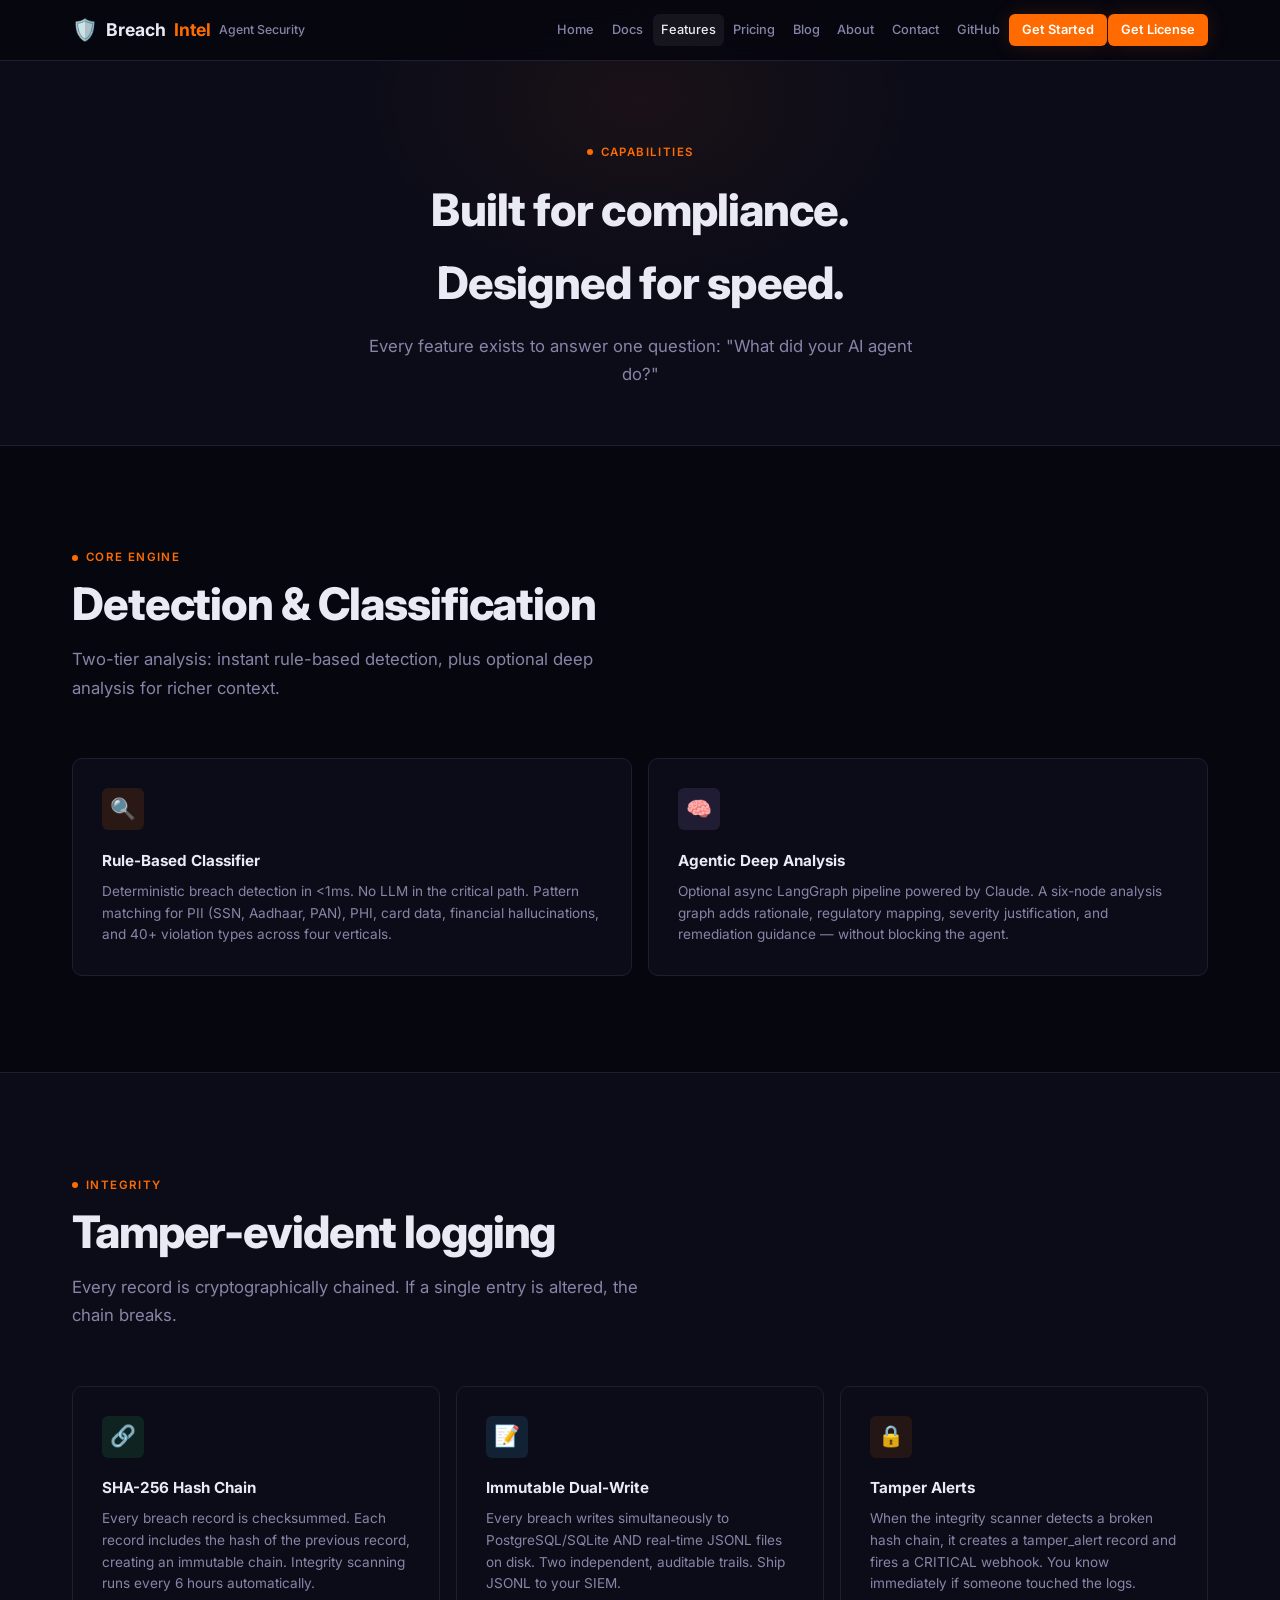
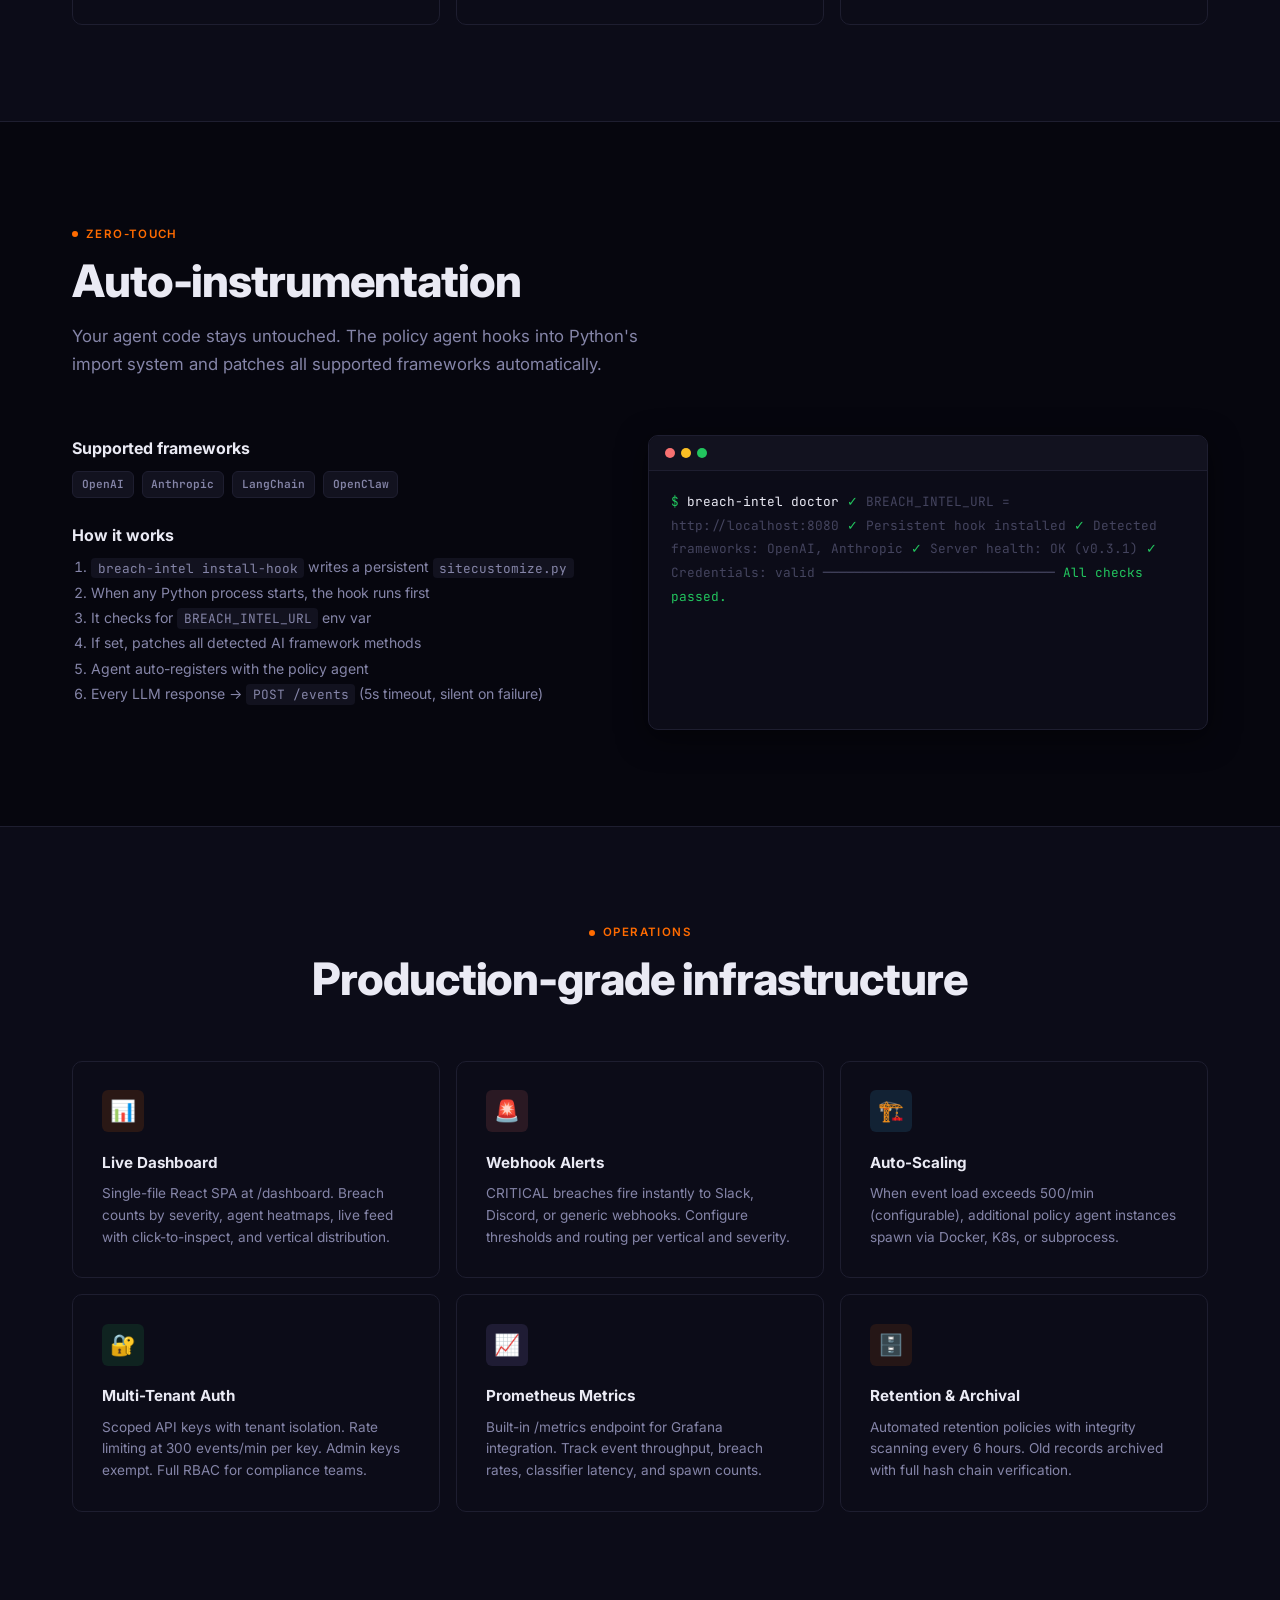
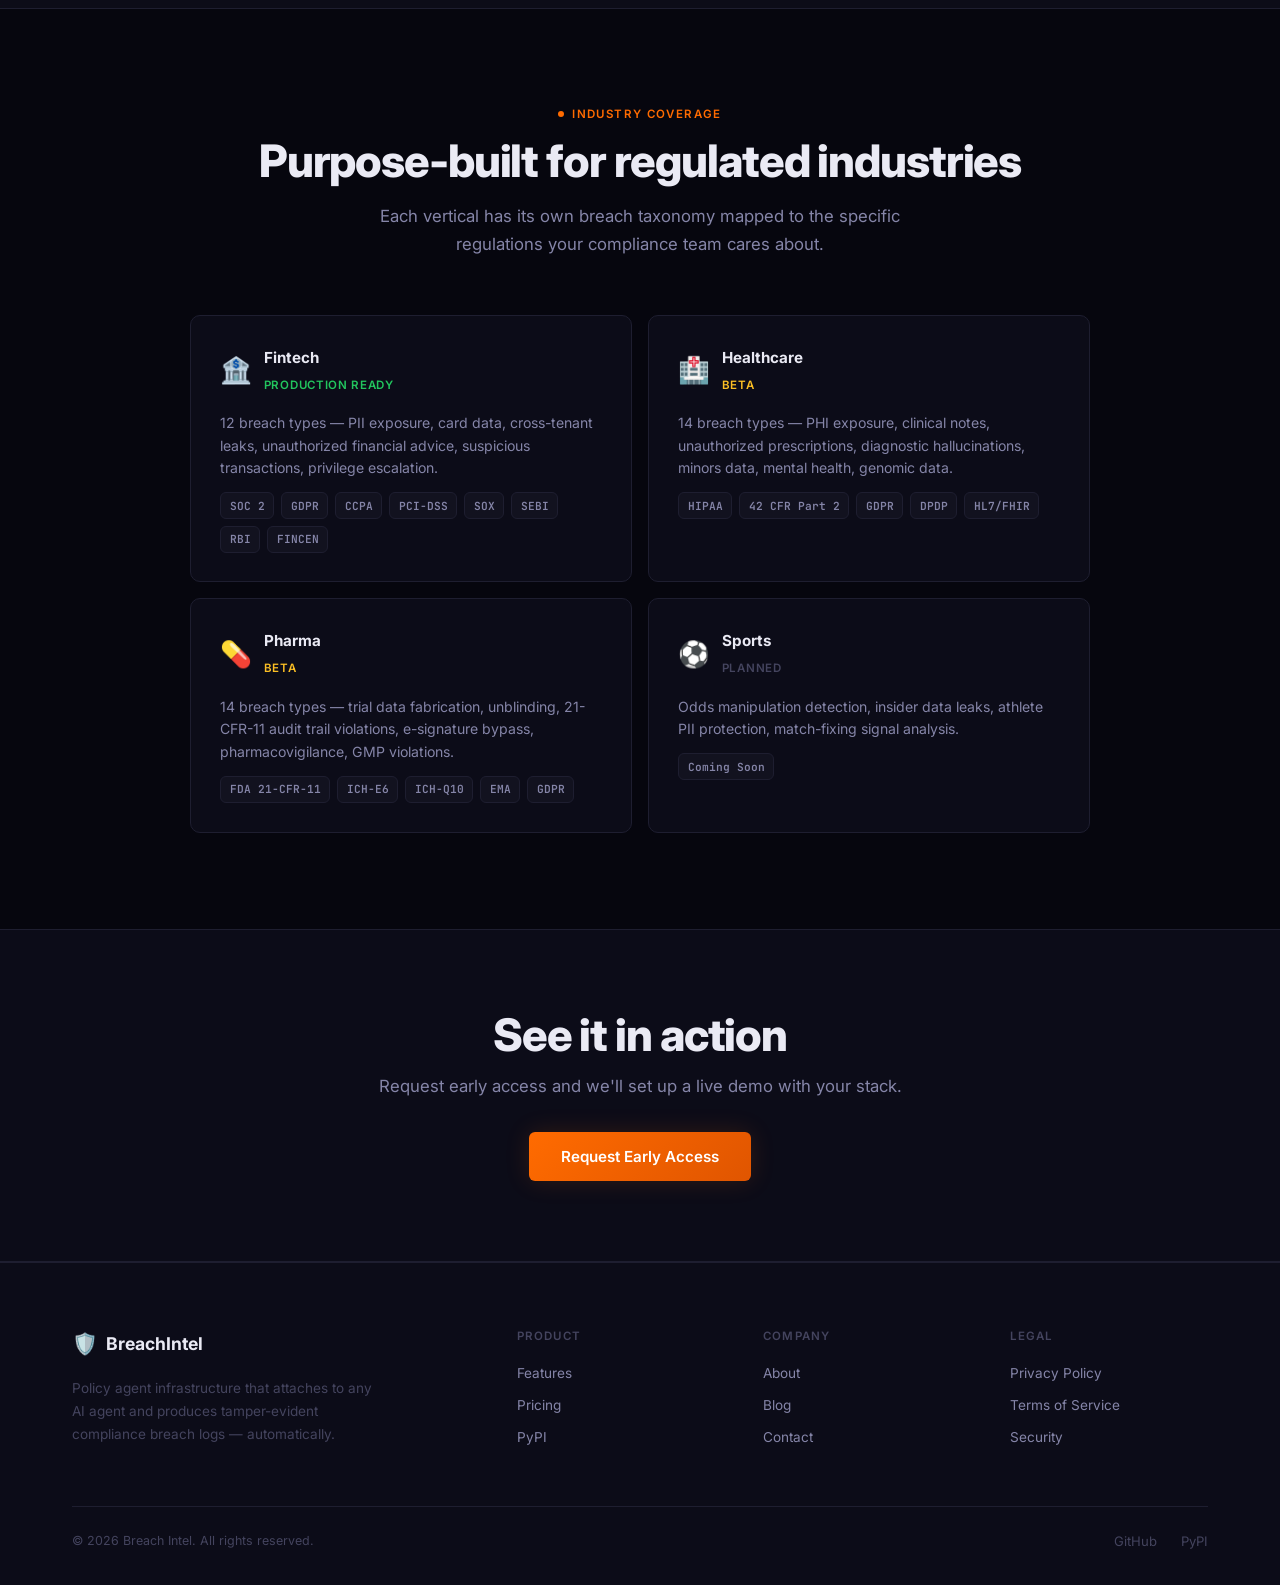
<file: features.html>
<!DOCTYPE html>
<html lang="en">
<head>
  <meta charset="UTF-8">
  <meta name="viewport" content="width=device-width, initial-scale=1.0">
  <title>Features — Breach Intel | Agent Security</title>
  <meta name="description" content="Explore Breach Intel's capabilities: rule-based classification, agentic analysis, hash chain integrity, live dashboard, and more.">
  <link rel="icon" href="data:image/svg+xml,<svg xmlns='http://www.w3.org/2000/svg' viewBox='0 0 100 100'><text y='.9em' font-size='90'>🛡️</text></svg>">
  <link rel="preconnect" href="https://fonts.googleapis.com">
  <link rel="preconnect" href="https://fonts.gstatic.com" crossorigin>
  <link href="https://fonts.googleapis.com/css2?family=Inter:wght@400;500;600;700;800&family=JetBrains+Mono:wght@400;500;600&display=swap" rel="stylesheet">
  <link rel="stylesheet" href="css/style.css">
</head>
<body>

  <!-- Nav -->
  <nav class="nav">
    <div class="nav-inner">
      <a href="index.html" class="nav-brand"><span class="icon">🛡️</span> Breach<span class="highlight">Intel</span> <span style="font-size:0.7em;color:var(--text-secondary);font-weight:500;">Agent Security</span></a>
      <button class="nav-toggle" aria-label="Menu" aria-expanded="false">
        <svg viewBox="0 0 24 24" fill="none" stroke="currentColor" stroke-width="2"><path d="M4 6h16M4 12h16M4 18h16"/></svg>
      </button>
      <div class="nav-links">
        <a href="index.html">Home</a>
        <a href="docs.html">Docs</a>
        <a href="features.html">Features</a>
        <a href="pricing.html">Pricing</a>
        <a href="blog.html">Blog</a>
        <a href="about.html">About</a>
        <a href="contact.html">Contact</a>
        <a href="https://github.com/secure-mind-live/breach-intel-packages" target="_blank">GitHub</a>
        <a href="contact.html" class="nav-cta">Get Started</a>
        <a href="pricing.html" class="nav-cta">Get License</a>
      </div>
    </div>
  </nav>

  <!-- Page Header -->
  <div class="page-header">
    <div class="container">
      <div class="section-eyebrow"><span class="dot"></span> Capabilities</div>
      <h1>Built for compliance.<br>Designed for speed.</h1>
      <p>Every feature exists to answer one question: "What did your AI agent do?"</p>
    </div>
  </div>

  <!-- Core Features -->
  <section>
    <div class="container">
      <div class="section-header fade-in">
        <div class="section-eyebrow"><span class="dot"></span> Core Engine</div>
        <h2 class="section-title">Detection &amp; Classification</h2>
        <p class="section-sub">Two-tier analysis: instant rule-based detection, plus optional deep analysis for richer context.</p>
      </div>
      <div class="grid-2 fade-in">
        <div class="card">
          <div class="card-icon orange">🔍</div>
          <h3>Rule-Based Classifier</h3>
          <p>Deterministic breach detection in &lt;1ms. No LLM in the critical path. Pattern matching for PII (SSN, Aadhaar, PAN), PHI, card data, financial hallucinations, and 40+ violation types across four verticals.</p>
        </div>
        <div class="card">
          <div class="card-icon purple">🧠</div>
          <h3>Agentic Deep Analysis</h3>
          <p>Optional async LangGraph pipeline powered by Claude. A six-node analysis graph adds rationale, regulatory mapping, severity justification, and remediation guidance — without blocking the agent.</p>
        </div>
      </div>
    </div>
  </section>

  <!-- Integrity -->
  <section class="bg-warm">
    <div class="container">
      <div class="section-header fade-in">
        <div class="section-eyebrow"><span class="dot"></span> Integrity</div>
        <h2 class="section-title">Tamper-evident logging</h2>
        <p class="section-sub">Every record is cryptographically chained. If a single entry is altered, the chain breaks.</p>
      </div>
      <div class="grid-3 fade-in">
        <div class="card">
          <div class="card-icon green">🔗</div>
          <h3>SHA-256 Hash Chain</h3>
          <p>Every breach record is checksummed. Each record includes the hash of the previous record, creating an immutable chain. Integrity scanning runs every 6 hours automatically.</p>
        </div>
        <div class="card">
          <div class="card-icon blue">📝</div>
          <h3>Immutable Dual-Write</h3>
          <p>Every breach writes simultaneously to PostgreSQL/SQLite AND real-time JSONL files on disk. Two independent, auditable trails. Ship JSONL to your SIEM.</p>
        </div>
        <div class="card">
          <div class="card-icon">🔒</div>
          <h3>Tamper Alerts</h3>
          <p>When the integrity scanner detects a broken hash chain, it creates a tamper_alert record and fires a CRITICAL webhook. You know immediately if someone touched the logs.</p>
        </div>
      </div>
    </div>
  </section>

  <!-- Auto-Instrumentation -->
  <section>
    <div class="container">
      <div class="section-header fade-in">
        <div class="section-eyebrow"><span class="dot"></span> Zero-Touch</div>
        <h2 class="section-title">Auto-instrumentation</h2>
        <p class="section-sub">Your agent code stays untouched. The policy agent hooks into Python's import system and patches all supported frameworks automatically.</p>
      </div>
      <div class="grid-2 fade-in">
        <div>
          <div style="margin-bottom:1.5rem;">
            <h3 style="font-size:1rem;font-weight:700;margin-bottom:0.4rem;">Supported frameworks</h3>
            <div style="display:flex;flex-wrap:wrap;gap:0.5rem;margin-top:0.6rem;">
              <span class="tag">OpenAI</span>
              <span class="tag">Anthropic</span>
              <span class="tag">LangChain</span>
              <span class="tag">OpenClaw</span>
            </div>
          </div>
          <div style="margin-bottom:1.5rem;">
            <h3 style="font-size:1rem;font-weight:700;margin-bottom:0.4rem;">How it works</h3>
            <ol style="font-size:0.88rem;color:var(--text-secondary);padding-left:1.2rem;line-height:1.8;">
              <li><code style="background:var(--bg-elevated);padding:0.1rem 0.4rem;border-radius:4px;font-size:0.8rem;">breach-intel install-hook</code> writes a persistent <code style="background:var(--bg-elevated);padding:0.1rem 0.4rem;border-radius:4px;font-size:0.8rem;">sitecustomize.py</code></li>
              <li>When any Python process starts, the hook runs first</li>
              <li>It checks for <code style="background:var(--bg-elevated);padding:0.1rem 0.4rem;border-radius:4px;font-size:0.8rem;">BREACH_INTEL_URL</code> env var</li>
              <li>If set, patches all detected AI framework methods</li>
              <li>Agent auto-registers with the policy agent</li>
              <li>Every LLM response → <code style="background:var(--bg-elevated);padding:0.1rem 0.4rem;border-radius:4px;font-size:0.8rem;">POST /events</code> (5s timeout, silent on failure)</li>
            </ol>
          </div>
        </div>
        <div class="terminal">
          <div class="terminal-bar">
            <span class="terminal-dot r"></span><span class="terminal-dot y"></span><span class="terminal-dot g"></span>
          </div>
          <div class="terminal-body">
<span class="prompt">$</span> <span class="cmd">breach-intel doctor</span>
<span class="success">✓</span> <span class="output">BREACH_INTEL_URL = http://localhost:8080</span>
<span class="success">✓</span> <span class="output">Persistent hook installed</span>
<span class="success">✓</span> <span class="output">Detected frameworks: OpenAI, Anthropic</span>
<span class="success">✓</span> <span class="output">Server health: OK (v0.3.1)</span>
<span class="success">✓</span> <span class="output">Credentials: valid</span>
<span class="output">─────────────────────────────</span>
<span class="success">All checks passed.</span>
          </div>
        </div>
      </div>
    </div>
  </section>

  <!-- Operations -->
  <section class="bg-warm">
    <div class="container">
      <div class="section-header center fade-in">
        <div class="section-eyebrow"><span class="dot"></span> Operations</div>
        <h2 class="section-title">Production-grade infrastructure</h2>
      </div>
      <div class="grid-3 fade-in">
        <div class="card">
          <div class="card-icon orange">📊</div>
          <h3>Live Dashboard</h3>
          <p>Single-file React SPA at /dashboard. Breach counts by severity, agent heatmaps, live feed with click-to-inspect, and vertical distribution.</p>
        </div>
        <div class="card">
          <div class="card-icon red">🚨</div>
          <h3>Webhook Alerts</h3>
          <p>CRITICAL breaches fire instantly to Slack, Discord, or generic webhooks. Configure thresholds and routing per vertical and severity.</p>
        </div>
        <div class="card">
          <div class="card-icon blue">🏗️</div>
          <h3>Auto-Scaling</h3>
          <p>When event load exceeds 500/min (configurable), additional policy agent instances spawn via Docker, K8s, or subprocess.</p>
        </div>
        <div class="card">
          <div class="card-icon green">🔐</div>
          <h3>Multi-Tenant Auth</h3>
          <p>Scoped API keys with tenant isolation. Rate limiting at 300 events/min per key. Admin keys exempt. Full RBAC for compliance teams.</p>
        </div>
        <div class="card">
          <div class="card-icon purple">📈</div>
          <h3>Prometheus Metrics</h3>
          <p>Built-in /metrics endpoint for Grafana integration. Track event throughput, breach rates, classifier latency, and spawn counts.</p>
        </div>
        <div class="card">
          <div class="card-icon">🗄️</div>
          <h3>Retention &amp; Archival</h3>
          <p>Automated retention policies with integrity scanning every 6 hours. Old records archived with full hash chain verification.</p>
        </div>
      </div>
    </div>
  </section>

  <!-- Verticals -->
  <section>
    <div class="container">
      <div class="section-header center fade-in">
        <div class="section-eyebrow"><span class="dot"></span> Industry Coverage</div>
        <h2 class="section-title">Purpose-built for regulated industries</h2>
        <p class="section-sub">Each vertical has its own breach taxonomy mapped to the specific regulations your compliance team cares about.</p>
      </div>
      <div class="grid-2 fade-in" style="max-width:900px;margin:0 auto;">
        <div class="card">
          <div style="display:flex;align-items:center;gap:0.75rem;margin-bottom:1rem;">
            <span style="font-size:1.6rem;">🏦</span>
            <div>
              <h3 style="margin-bottom:0;">Fintech</h3>
              <span style="font-size:0.72rem;color:var(--success);font-weight:600;text-transform:uppercase;letter-spacing:0.06em;">Production Ready</span>
            </div>
          </div>
          <p style="font-size:0.88rem;color:var(--text-secondary);margin-bottom:0.8rem;">12 breach types — PII exposure, card data, cross-tenant leaks, unauthorized financial advice, suspicious transactions, privilege escalation.</p>
          <div style="display:flex;flex-wrap:wrap;gap:0.4rem;">
            <span class="tag">SOC 2</span><span class="tag">GDPR</span><span class="tag">CCPA</span><span class="tag">PCI-DSS</span><span class="tag">SOX</span><span class="tag">SEBI</span><span class="tag">RBI</span><span class="tag">FINCEN</span>
          </div>
        </div>
        <div class="card">
          <div style="display:flex;align-items:center;gap:0.75rem;margin-bottom:1rem;">
            <span style="font-size:1.6rem;">🏥</span>
            <div>
              <h3 style="margin-bottom:0;">Healthcare</h3>
              <span style="font-size:0.72rem;color:var(--warning);font-weight:600;text-transform:uppercase;letter-spacing:0.06em;">Beta</span>
            </div>
          </div>
          <p style="font-size:0.88rem;color:var(--text-secondary);margin-bottom:0.8rem;">14 breach types — PHI exposure, clinical notes, unauthorized prescriptions, diagnostic hallucinations, minors data, mental health, genomic data.</p>
          <div style="display:flex;flex-wrap:wrap;gap:0.4rem;">
            <span class="tag">HIPAA</span><span class="tag">42 CFR Part 2</span><span class="tag">GDPR</span><span class="tag">DPDP</span><span class="tag">HL7/FHIR</span>
          </div>
        </div>
        <div class="card">
          <div style="display:flex;align-items:center;gap:0.75rem;margin-bottom:1rem;">
            <span style="font-size:1.6rem;">💊</span>
            <div>
              <h3 style="margin-bottom:0;">Pharma</h3>
              <span style="font-size:0.72rem;color:var(--warning);font-weight:600;text-transform:uppercase;letter-spacing:0.06em;">Beta</span>
            </div>
          </div>
          <p style="font-size:0.88rem;color:var(--text-secondary);margin-bottom:0.8rem;">14 breach types — trial data fabrication, unblinding, 21-CFR-11 audit trail violations, e-signature bypass, pharmacovigilance, GMP violations.</p>
          <div style="display:flex;flex-wrap:wrap;gap:0.4rem;">
            <span class="tag">FDA 21-CFR-11</span><span class="tag">ICH-E6</span><span class="tag">ICH-Q10</span><span class="tag">EMA</span><span class="tag">GDPR</span>
          </div>
        </div>
        <div class="card">
          <div style="display:flex;align-items:center;gap:0.75rem;margin-bottom:1rem;">
            <span style="font-size:1.6rem;">⚽</span>
            <div>
              <h3 style="margin-bottom:0;">Sports</h3>
              <span style="font-size:0.72rem;color:var(--text-tertiary);font-weight:600;text-transform:uppercase;letter-spacing:0.06em;">Planned</span>
            </div>
          </div>
          <p style="font-size:0.88rem;color:var(--text-secondary);margin-bottom:0.8rem;">Odds manipulation detection, insider data leaks, athlete PII protection, match-fixing signal analysis.</p>
          <div style="display:flex;flex-wrap:wrap;gap:0.4rem;">
            <span class="tag">Coming Soon</span>
          </div>
        </div>
      </div>
    </div>
  </section>

  <!-- CTA -->
  <section class="bg-warm" style="text-align:center;padding:5rem 2rem;">
    <div class="container-narrow fade-in">
      <h2 class="section-title">See it in action</h2>
      <p class="section-sub" style="margin:0.75rem auto 2rem;">Request early access and we'll set up a live demo with your stack.</p>
      <a href="contact.html" class="btn btn-accent btn-lg">Request Early Access</a>
    </div>
  </section>

  <!-- Footer -->
  <footer class="footer">
    <div class="container">
      <div class="footer-grid">
        <div>
          <div class="footer-brand"><span class="icon">🛡️</span> BreachIntel</div>
          <p class="footer-desc">Policy agent infrastructure that attaches to any AI agent and produces tamper-evident compliance breach logs — automatically.</p>
        </div>
        <div>
          <h4>Product</h4>
          <a href="features.html" class="footer-link">Features</a>
          <a href="pricing.html" class="footer-link">Pricing</a>
          <a href="https://pypi.org/project/breach-intel-client/" target="_blank" class="footer-link">PyPI</a>
        </div>
        <div>
          <h4>Company</h4>
          <a href="about.html" class="footer-link">About</a>
          <a href="blog.html" class="footer-link">Blog</a>
          <a href="contact.html" class="footer-link">Contact</a>
        </div>
        <div>
          <h4>Legal</h4>
          <a href="#" class="footer-link">Privacy Policy</a>
          <a href="#" class="footer-link">Terms of Service</a>
          <a href="#" class="footer-link">Security</a>
        </div>
      </div>
      <div class="footer-bottom">
        <span class="footer-copy">&copy; 2026 Breach Intel. All rights reserved.</span>
        <div class="footer-socials">
          <a href="https://github.com/secure-mind-live/breach-intel-packages" target="_blank">GitHub</a>
          <a href="https://pypi.org/project/breach-intel-client/" target="_blank">PyPI</a>
        </div>
      </div>
    </div>
  </footer>

  <script src="js/main.js"></script>
</body>
</html>
</file>
<file: css/style.css>
/* ═══════════════════════════════════════════════════════════
   Breach Intel — Global Styles
   Design: SuperFastClaw-inspired (dark navy, orange accent)
   ═══════════════════════════════════════════════════════════ */

/* ── Variables ── */
:root {
  /* Surfaces */
  --bg:          #06060e;
  --bg-surface:  #0c0c18;
  --bg-elevated: #12121f;
  --bg-card:     #0c0c18;
  --bg-code:     #0a0a14;

  /* Text */
  --text:        #eaeaf4;
  --text-secondary: #8585a8;
  --text-tertiary:  #44445e;
  --text-inverse:   #06060e;

  /* Accent — vibrant orange */
  --accent:       #ff6b00;
  --accent-light: #ff9a3c;
  --accent-bg:    rgba(255, 107, 0, 0.1);
  --accent-bg-hover: rgba(255, 107, 0, 0.18);
  --accent-glow:  rgba(255, 107, 0, 0.15);
  --accent-glow-strong: rgba(255, 107, 0, 0.3);

  /* Semantic */
  --success:  #22c55e;
  --warning:  #fbbf24;
  --danger:   #f87171;
  --info:     #38bdf8;
  --purple:   #a78bfa;

  /* Borders */
  --border:       #1e1e30;
  --border-light: #16162a;
  --border-hover: #2a2a44;

  /* Shadows */
  --shadow-sm:  0 1px 3px rgba(0, 0, 0, 0.3);
  --shadow-md:  0 4px 12px rgba(0, 0, 0, 0.4);
  --shadow-lg:  0 8px 30px rgba(0, 0, 0, 0.5);
  --shadow-xl:  0 16px 50px rgba(0, 0, 0, 0.6);

  /* Radius */
  --radius-sm:  6px;
  --radius-md:  10px;
  --radius-lg:  16px;
  --radius-xl:  24px;
  --radius-full: 100px;

  /* Spacing */
  --section-pad: 6rem 0;

  /* Typography */
  --font-body: 'Inter', -apple-system, BlinkMacSystemFont, 'Segoe UI', sans-serif;
  --font-mono: 'JetBrains Mono', 'Fira Code', 'Consolas', monospace;

  /* Transitions */
  --ease: cubic-bezier(0.4, 0, 0.2, 1);
}

/* ── Reset ── */
*, *::before, *::after { margin: 0; padding: 0; box-sizing: border-box; }

html {
  scroll-behavior: smooth;
  -webkit-text-size-adjust: 100%;
}

body {
  font-family: var(--font-body);
  background: var(--bg);
  color: var(--text);
  line-height: 1.65;
  overflow-x: hidden;
  -webkit-font-smoothing: antialiased;
  -moz-osx-font-smoothing: grayscale;
}

img { max-width: 100%; display: block; }
a { color: inherit; text-decoration: none; }
code, pre { font-family: var(--font-mono); }

/* ── Layout ── */
.container {
  max-width: 1200px;
  margin: 0 auto;
  padding: 0 2rem;
}
.container-narrow {
  max-width: 800px;
  margin: 0 auto;
  padding: 0 2rem;
}

/* ── Navigation ── */
.nav {
  position: fixed;
  top: 0;
  width: 100%;
  z-index: 100;
  background: rgba(6, 6, 14, 0.8);
  backdrop-filter: blur(20px);
  -webkit-backdrop-filter: blur(20px);
  border-bottom: 1px solid var(--border);
  padding: 0;
  transition: background 0.3s var(--ease), box-shadow 0.3s var(--ease);
}
.nav.scrolled {
  background: rgba(6, 6, 14, 0.95);
  box-shadow: 0 1px 12px rgba(0,0,0,0.4);
}
.nav-inner {
  max-width: 1200px;
  margin: 0 auto;
  padding: 0 2rem;
  height: 60px;
  display: flex;
  align-items: center;
  justify-content: space-between;
}
.nav-brand {
  display: flex;
  align-items: center;
  gap: 0.5rem;
  font-weight: 700;
  font-size: 1.1rem;
  color: var(--text);
  text-decoration: none;
}
.nav-brand .icon { font-size: 1.3rem; }
.nav-brand .highlight { color: var(--accent); }

.nav-links {
  display: flex;
  align-items: center;
  gap: 0.1rem;
}
.nav-links a {
  padding: 0.35rem 0.5rem;
  font-size: 0.8rem;
  white-space: nowrap;
  font-weight: 500;
  color: var(--text-secondary);
  border-radius: var(--radius-sm);
  transition: all 0.2s var(--ease);
}
.nav-links a:hover,
.nav-links a.active {
  color: var(--text);
  background: rgba(255, 255, 255, 0.06);
}

.nav-cta {
  background: var(--accent) !important;
  color: #fff !important;
  font-weight: 600 !important;
  padding: 0.35rem 0.8rem !important;
  border-radius: var(--radius-sm) !important;
  transition: all 0.2s var(--ease) !important;
  box-shadow: 0 0 20px var(--accent-glow);
}
.nav-cta:hover {
  background: var(--accent-light) !important;
  transform: translateY(-1px) !important;
  box-shadow: 0 0 30px var(--accent-glow-strong) !important;
}

/* Mobile menu */
.nav-toggle {
  display: none;
  background: none;
  border: none;
  cursor: pointer;
  padding: 0.5rem;
  color: var(--text);
}
.nav-toggle svg { width: 24px; height: 24px; }

/* ── Buttons ── */
.btn {
  display: inline-flex;
  align-items: center;
  gap: 0.5rem;
  padding: 0.7rem 1.6rem;
  border-radius: var(--radius-sm);
  font-size: 0.9rem;
  font-weight: 600;
  font-family: var(--font-body);
  text-decoration: none;
  cursor: pointer;
  border: none;
  transition: all 0.2s var(--ease);
  line-height: 1.4;
}
.btn-primary {
  background: linear-gradient(135deg, var(--accent), #e05500);
  color: #fff;
  box-shadow: 0 0 25px var(--accent-glow);
}
.btn-primary:hover {
  box-shadow: 0 0 35px var(--accent-glow-strong);
  transform: translateY(-2px);
}
.btn-accent {
  background: linear-gradient(135deg, var(--accent), #e05500);
  color: #fff;
  box-shadow: 0 0 25px var(--accent-glow);
}
.btn-accent:hover {
  box-shadow: 0 0 35px var(--accent-glow-strong);
  transform: translateY(-2px);
}
.btn-outline {
  background: transparent;
  color: var(--text);
  border: 1px solid var(--border);
}
.btn-outline:hover {
  border-color: var(--border-hover);
  background: rgba(255, 255, 255, 0.03);
  transform: translateY(-2px);
}
.btn-ghost {
  background: transparent;
  color: var(--accent);
  padding: 0.5rem 0;
}
.btn-ghost:hover { color: var(--accent-light); }
.btn-ghost .arrow { transition: transform 0.2s var(--ease); }
.btn-ghost:hover .arrow { transform: translateX(4px); }

.btn-sm { padding: 0.45rem 1rem; font-size: 0.82rem; }
.btn-lg { padding: 0.85rem 2rem; font-size: 0.95rem; }

/* ── Section ── */
section { padding: var(--section-pad); }

.section-eyebrow {
  display: inline-flex;
  align-items: center;
  gap: 0.5rem;
  font-size: 0.72rem;
  text-transform: uppercase;
  letter-spacing: 0.12em;
  font-weight: 600;
  color: var(--accent);
  margin-bottom: 0.75rem;
}
.section-eyebrow .dot {
  width: 6px; height: 6px;
  border-radius: 50%;
  background: var(--accent);
}
.section-title {
  font-size: clamp(1.8rem, 3.5vw, 2.8rem);
  font-weight: 800;
  line-height: 1.12;
  letter-spacing: -0.025em;
  color: var(--text);
}
.section-title .accent { color: var(--accent); }
.section-sub {
  font-size: 1.05rem;
  color: var(--text-secondary);
  line-height: 1.7;
  max-width: 580px;
  margin-top: 1rem;
}
.section-header {
  margin-bottom: 3.5rem;
}
.section-header.center {
  text-align: center;
  display: flex;
  flex-direction: column;
  align-items: center;
}

/* ── Cards ── */
.card {
  background: var(--bg-surface);
  border: 1px solid var(--border);
  border-radius: var(--radius-md);
  padding: 1.8rem;
  transition: all 0.25s var(--ease);
}
.card:hover {
  border-color: var(--border-hover);
  transform: translateY(-2px);
  background: var(--bg-elevated);
}
.card-icon {
  width: 42px;
  height: 42px;
  border-radius: var(--radius-sm);
  display: flex;
  align-items: center;
  justify-content: center;
  font-size: 1.3rem;
  margin-bottom: 1.1rem;
  background: var(--accent-bg);
}
.card-icon.green  { background: rgba(34, 197, 94, 0.12); }
.card-icon.blue   { background: rgba(56, 189, 248, 0.12); }
.card-icon.orange { background: rgba(255, 107, 0, 0.12); }
.card-icon.red    { background: rgba(248, 113, 113, 0.12); }
.card-icon.purple { background: rgba(167, 139, 250, 0.12); }

.card h3 {
  font-size: 0.95rem;
  font-weight: 700;
  margin-bottom: 0.5rem;
  color: var(--text);
}
.card p {
  font-size: 0.85rem;
  color: var(--text-secondary);
  line-height: 1.6;
}

/* ── Grid ── */
.grid-2 { display: grid; grid-template-columns: repeat(2, 1fr); gap: 1rem; }
.grid-3 { display: grid; grid-template-columns: repeat(3, 1fr); gap: 1rem; }
.grid-4 { display: grid; grid-template-columns: repeat(4, 1fr); gap: 1rem; }

/* ── Badge / Tag ── */
.badge {
  display: inline-flex;
  align-items: center;
  gap: 0.4rem;
  padding: 0.3rem 0.8rem;
  border-radius: var(--radius-full);
  font-size: 0.75rem;
  font-weight: 600;
  border: 1px solid var(--border);
  background: var(--bg-surface);
  color: var(--text-secondary);
}
.badge.accent {
  background: var(--accent-bg);
  color: var(--accent);
  border-color: rgba(255, 107, 0, 0.2);
}
.tag {
  display: inline-block;
  padding: 0.2rem 0.55rem;
  border-radius: var(--radius-sm);
  font-size: 0.7rem;
  font-weight: 600;
  font-family: var(--font-mono);
  background: var(--bg-elevated);
  color: var(--text-secondary);
  border: 1px solid var(--border);
}

/* ── Terminal / Code ── */
.terminal {
  background: var(--bg-surface);
  border: 1px solid var(--border);
  border-radius: var(--radius-md);
  overflow: hidden;
  box-shadow: var(--shadow-lg);
}
.terminal-bar {
  display: flex;
  align-items: center;
  gap: 6px;
  padding: 0.75rem 1rem;
  background: var(--bg-elevated);
  border-bottom: 1px solid var(--border);
}
.terminal-dot { width: 10px; height: 10px; border-radius: 50%; }
.terminal-dot.r { background: #f87171; }
.terminal-dot.y { background: #fbbf24; }
.terminal-dot.g { background: #22c55e; }
.terminal-body {
  padding: 1.2rem 1.4rem;
  font-family: var(--font-mono);
  font-size: 0.8rem;
  line-height: 1.85;
  color: var(--text-secondary);
  overflow-x: auto;
}
.terminal-body .prompt { color: var(--success); }
.terminal-body .cmd { color: var(--text); }
.terminal-body .flag { color: var(--info); }
.terminal-body .output { color: var(--text-tertiary); }
.terminal-body .success { color: var(--success); }
.terminal-body .warn { color: var(--warning); }
.terminal-body .url { color: var(--accent); }
.terminal-body .accent-text { color: var(--accent); }

/* ── Stats ── */
.stats-row {
  display: grid;
  grid-template-columns: repeat(auto-fit, minmax(140px, 1fr));
  gap: 0;
  border: 1px solid var(--border);
  border-radius: var(--radius-lg);
  background: var(--bg-surface);
  overflow: hidden;
}
.stat {
  padding: 1.5rem 1.2rem;
  text-align: center;
  border-right: 1px solid var(--border);
}
.stat:last-child { border-right: none; }
.stat-value {
  font-family: var(--font-mono);
  font-size: 1.5rem;
  font-weight: 700;
  color: var(--text);
}
.stat-label {
  font-size: 0.72rem;
  text-transform: uppercase;
  letter-spacing: 0.1em;
  color: var(--text-tertiary);
  margin-top: 0.25rem;
  font-weight: 500;
}

/* ── Table ── */
.table-wrap {
  border: 1px solid var(--border);
  border-radius: var(--radius-md);
  overflow: hidden;
  background: var(--bg-surface);
}
.table-wrap table {
  width: 100%;
  border-collapse: collapse;
}
.table-wrap th {
  text-align: left;
  padding: 0.85rem 1.2rem;
  font-size: 0.75rem;
  text-transform: uppercase;
  letter-spacing: 0.08em;
  color: var(--text-tertiary);
  background: var(--bg-elevated);
  border-bottom: 1px solid var(--border);
  font-weight: 600;
}
.table-wrap td {
  padding: 0.8rem 1.2rem;
  font-size: 0.88rem;
  border-bottom: 1px solid var(--border);
  color: var(--text-secondary);
}
.table-wrap tr:last-child td { border-bottom: none; }
.table-wrap tr:hover td { background: rgba(255, 255, 255, 0.02); }

.check { color: var(--success); font-weight: 600; }
.cross { color: var(--text-tertiary); }

/* ── Form ── */
.form-group {
  margin-bottom: 1.2rem;
}
.form-group label {
  display: block;
  font-size: 0.82rem;
  font-weight: 600;
  margin-bottom: 0.4rem;
  color: var(--text);
}
.form-input {
  width: 100%;
  padding: 0.7rem 1rem;
  border: 1px solid var(--border);
  border-radius: var(--radius-sm);
  font-family: var(--font-body);
  font-size: 0.9rem;
  color: var(--text);
  background: var(--bg-surface);
  transition: border-color 0.2s var(--ease), box-shadow 0.2s var(--ease);
  outline: none;
}
.form-input:focus {
  border-color: var(--accent);
  box-shadow: 0 0 0 3px var(--accent-bg);
}
.form-input::placeholder { color: var(--text-tertiary); }
textarea.form-input {
  resize: vertical;
  min-height: 140px;
}
select.form-input {
  appearance: none;
  background-image: url("data:image/svg+xml,%3Csvg xmlns='http://www.w3.org/2000/svg' width='12' height='12' viewBox='0 0 12 12'%3E%3Cpath fill='%238585a8' d='M6 8L1 3h10z'/%3E%3C/svg%3E");
  background-repeat: no-repeat;
  background-position: right 1rem center;
  padding-right: 2.5rem;
}

/* ── Footer ── */
.footer {
  background: var(--bg-surface);
  border-top: 1px solid var(--border);
  padding: 4rem 0 2rem;
}
.footer-grid {
  display: grid;
  grid-template-columns: 2fr 1fr 1fr 1fr;
  gap: 3rem;
  margin-bottom: 3rem;
}
.footer-brand {
  display: flex;
  align-items: center;
  gap: 0.5rem;
  font-weight: 700;
  font-size: 1.1rem;
  margin-bottom: 1rem;
  color: var(--text);
}
.footer-brand .icon { font-size: 1.3rem; }
.footer-desc {
  font-size: 0.85rem;
  color: var(--text-tertiary);
  line-height: 1.7;
  max-width: 300px;
}
.footer h4 {
  font-size: 0.72rem;
  text-transform: uppercase;
  letter-spacing: 0.1em;
  color: var(--text-tertiary);
  margin-bottom: 1rem;
  font-weight: 600;
}
.footer-link {
  display: block;
  font-size: 0.85rem;
  color: var(--text-secondary);
  margin-bottom: 0.6rem;
  transition: color 0.2s;
}
.footer-link:hover { color: var(--text); }
.footer-bottom {
  border-top: 1px solid var(--border);
  padding-top: 1.5rem;
  display: flex;
  align-items: center;
  justify-content: space-between;
}
.footer-copy {
  font-size: 0.78rem;
  color: var(--text-tertiary);
}
.footer-socials {
  display: flex;
  gap: 1.5rem;
}
.footer-socials a {
  color: var(--text-tertiary);
  font-size: 0.82rem;
  transition: color 0.2s;
}
.footer-socials a:hover { color: var(--text); }

/* ── Hero ── */
.hero {
  min-height: 100vh;
  display: flex;
  align-items: center;
  padding: 7rem 0 4rem;
  position: relative;
  overflow: hidden;
}
.hero::before {
  content: '';
  position: absolute;
  top: -100px;
  left: 50%;
  transform: translateX(-50%);
  width: 800px;
  height: 600px;
  background: radial-gradient(ellipse, rgba(255, 107, 0, 0.1) 0%, transparent 65%);
  pointer-events: none;
}
.hero::after {
  content: '';
  position: absolute;
  top: 200px;
  left: -200px;
  width: 500px;
  height: 500px;
  background: radial-gradient(ellipse, rgba(167, 139, 250, 0.05) 0%, transparent 65%);
  pointer-events: none;
}
.hero-content {
  position: relative;
  z-index: 1;
}
.hero-layout {
  display: grid;
  grid-template-columns: 1fr 1fr;
  gap: 3.5rem;
  align-items: center;
}
.hero h1 {
  font-size: clamp(2.6rem, 5.5vw, 3.8rem);
  font-weight: 800;
  line-height: 1.08;
  letter-spacing: -0.03em;
  margin-bottom: 1.2rem;
  background: linear-gradient(135deg, #fff 0%, var(--accent-light) 60%, var(--accent) 100%);
  -webkit-background-clip: text;
  -webkit-text-fill-color: transparent;
  background-clip: text;
}
.hero .sub {
  font-size: 1.1rem;
  color: var(--text-secondary);
  line-height: 1.7;
  margin-bottom: 2rem;
  max-width: 480px;
}
.hero-ctas {
  display: flex;
  gap: 0.75rem;
  flex-wrap: wrap;
}

/* ── Page Header ── */
.page-header {
  padding: 8.5rem 0 3.5rem;
  text-align: center;
  background: var(--bg-surface);
  border-bottom: 1px solid var(--border);
  position: relative;
  overflow: hidden;
}
.page-header::before {
  content: '';
  position: absolute;
  top: -100px;
  left: 50%;
  transform: translateX(-50%);
  width: 600px;
  height: 400px;
  background: radial-gradient(ellipse, rgba(255, 107, 0, 0.06) 0%, transparent 65%);
  pointer-events: none;
}
.page-header h1 {
  font-size: clamp(2rem, 4vw, 2.8rem);
  font-weight: 800;
  letter-spacing: -0.02em;
  margin-bottom: 0.75rem;
  position: relative;
}
.page-header p {
  font-size: 1.05rem;
  color: var(--text-secondary);
  max-width: 550px;
  margin: 0 auto;
  position: relative;
}

/* ── Pricing ── */
.pricing-grid {
  display: grid;
  grid-template-columns: repeat(3, 1fr);
  gap: 1.25rem;
  align-items: start;
}
.pricing-card {
  background: var(--bg-surface);
  border: 1px solid var(--border);
  border-radius: var(--radius-lg);
  padding: 2.5rem 2rem;
  text-align: center;
  transition: all 0.25s var(--ease);
  position: relative;
}
.pricing-card:hover {
  border-color: var(--border-hover);
  transform: translateY(-3px);
}
.pricing-card.featured {
  border-color: var(--accent);
  box-shadow: 0 0 40px var(--accent-glow);
}
.pricing-card.featured::before {
  content: 'Most Popular';
  position: absolute;
  top: -12px;
  left: 50%;
  transform: translateX(-50%);
  background: var(--accent);
  color: #fff;
  font-size: 0.7rem;
  font-weight: 700;
  padding: 0.25rem 1rem;
  border-radius: var(--radius-full);
  text-transform: uppercase;
  letter-spacing: 0.06em;
}
.pricing-card h3 {
  font-size: 1.05rem;
  font-weight: 700;
  margin-bottom: 0.4rem;
}
.pricing-card .price {
  font-size: 2.8rem;
  font-weight: 800;
  margin: 1rem 0 0.25rem;
  letter-spacing: -0.03em;
  color: var(--text);
}
.pricing-card .price span {
  font-size: 1rem;
  font-weight: 500;
  color: var(--text-tertiary);
}
.pricing-card .period {
  font-size: 0.82rem;
  color: var(--text-tertiary);
  margin-bottom: 1.5rem;
}
.pricing-features {
  text-align: left;
  list-style: none;
  margin: 1.5rem 0;
}
.pricing-features li {
  padding: 0.4rem 0;
  font-size: 0.85rem;
  color: var(--text-secondary);
  display: flex;
  align-items: flex-start;
  gap: 0.5rem;
}
.pricing-features li::before {
  content: '✓';
  color: var(--success);
  font-weight: 700;
  flex-shrink: 0;
}

/* ── Blog ── */
.blog-grid {
  display: grid;
  grid-template-columns: repeat(auto-fill, minmax(340px, 1fr));
  gap: 1.25rem;
}
.blog-card {
  background: var(--bg-surface);
  border: 1px solid var(--border);
  border-radius: var(--radius-md);
  overflow: hidden;
  transition: all 0.25s var(--ease);
}
.blog-card:hover {
  border-color: var(--border-hover);
  transform: translateY(-2px);
}
.blog-card-img {
  height: 180px;
  background: linear-gradient(135deg, var(--bg-elevated), var(--accent-bg));
  display: flex;
  align-items: center;
  justify-content: center;
  font-size: 3rem;
}
.blog-card-body { padding: 1.5rem; }
.blog-card-meta {
  display: flex;
  align-items: center;
  gap: 0.6rem;
  font-size: 0.75rem;
  color: var(--text-tertiary);
  margin-bottom: 0.6rem;
}
.blog-card h3 {
  font-size: 1.05rem;
  font-weight: 700;
  margin-bottom: 0.5rem;
  line-height: 1.35;
  color: var(--text);
}
.blog-card p {
  font-size: 0.85rem;
  color: var(--text-secondary);
  line-height: 1.6;
}

/* ── Team ── */
.team-grid {
  display: grid;
  grid-template-columns: repeat(auto-fill, minmax(220px, 1fr));
  gap: 1.25rem;
}
.team-card {
  text-align: center;
  background: var(--bg-surface);
  border: 1px solid var(--border);
  border-radius: var(--radius-md);
  padding: 2rem 1.5rem;
  transition: all 0.25s var(--ease);
}
.team-card:hover {
  border-color: var(--border-hover);
  transform: translateY(-2px);
}
.team-avatar {
  width: 72px;
  height: 72px;
  border-radius: 50%;
  background: var(--accent-bg);
  display: flex;
  align-items: center;
  justify-content: center;
  font-size: 1.2rem;
  font-weight: 700;
  color: var(--accent);
  margin: 0 auto 1rem;
  border: 1px solid var(--border);
  font-family: var(--font-mono);
}
.team-card h4 {
  font-size: 0.95rem;
  font-weight: 700;
  margin-bottom: 0.2rem;
  color: var(--text);
}
.team-card .role {
  font-size: 0.78rem;
  color: var(--accent);
  font-weight: 600;
  margin-bottom: 0.5rem;
}
.team-card .bio {
  font-size: 0.8rem;
  color: var(--text-secondary);
  line-height: 1.5;
}

/* ── Alternating Section BG ── */
.bg-warm {
  background: var(--bg-surface);
  border-top: 1px solid var(--border);
  border-bottom: 1px solid var(--border);
}
.bg-white { background: var(--bg); }

/* ── Animations ── */
.fade-in {
  opacity: 0;
  transform: translateY(16px);
  transition: opacity 0.5s var(--ease), transform 0.5s var(--ease);
}
.fade-in.visible {
  opacity: 1;
  transform: translateY(0);
}

/* ── Pulse ── */
@keyframes pulse {
  0%, 100% { opacity: 1; }
  50% { opacity: 0.4; }
}

/* ── Responsive ── */
@media (max-width: 968px) {
  .hero-layout { grid-template-columns: 1fr; gap: 2.5rem; }
  .pricing-grid { grid-template-columns: 1fr; max-width: 400px; margin: 0 auto; }
  .footer-grid { grid-template-columns: 1fr 1fr; gap: 2rem; }
  .grid-3 { grid-template-columns: 1fr; }
  .grid-4 { grid-template-columns: repeat(2, 1fr); }
}

@media (max-width: 768px) {
  :root { --section-pad: 4rem 0; }
  .nav-links { display: none; }
  .nav-links.open {
    display: flex;
    flex-direction: column;
    position: absolute;
    top: 60px;
    left: 0;
    width: 100%;
    background: var(--bg);
    border-bottom: 1px solid var(--border);
    padding: 1rem 2rem;
    box-shadow: var(--shadow-lg);
  }
  .nav-toggle { display: block; }
  .grid-2 { grid-template-columns: 1fr; }
  .grid-4 { grid-template-columns: 1fr; }
  .stats-row { grid-template-columns: repeat(3, 1fr); }
  .blog-grid { grid-template-columns: 1fr; }
  .footer-grid { grid-template-columns: 1fr; }
  .footer-bottom { flex-direction: column; gap: 1rem; text-align: center; }
  .hero { min-height: auto; padding: 7rem 0 3rem; }
}

@media (max-width: 480px) {
  .stats-row { grid-template-columns: repeat(2, 1fr); }
  .container { padding: 0 1.25rem; }
}
</file>
